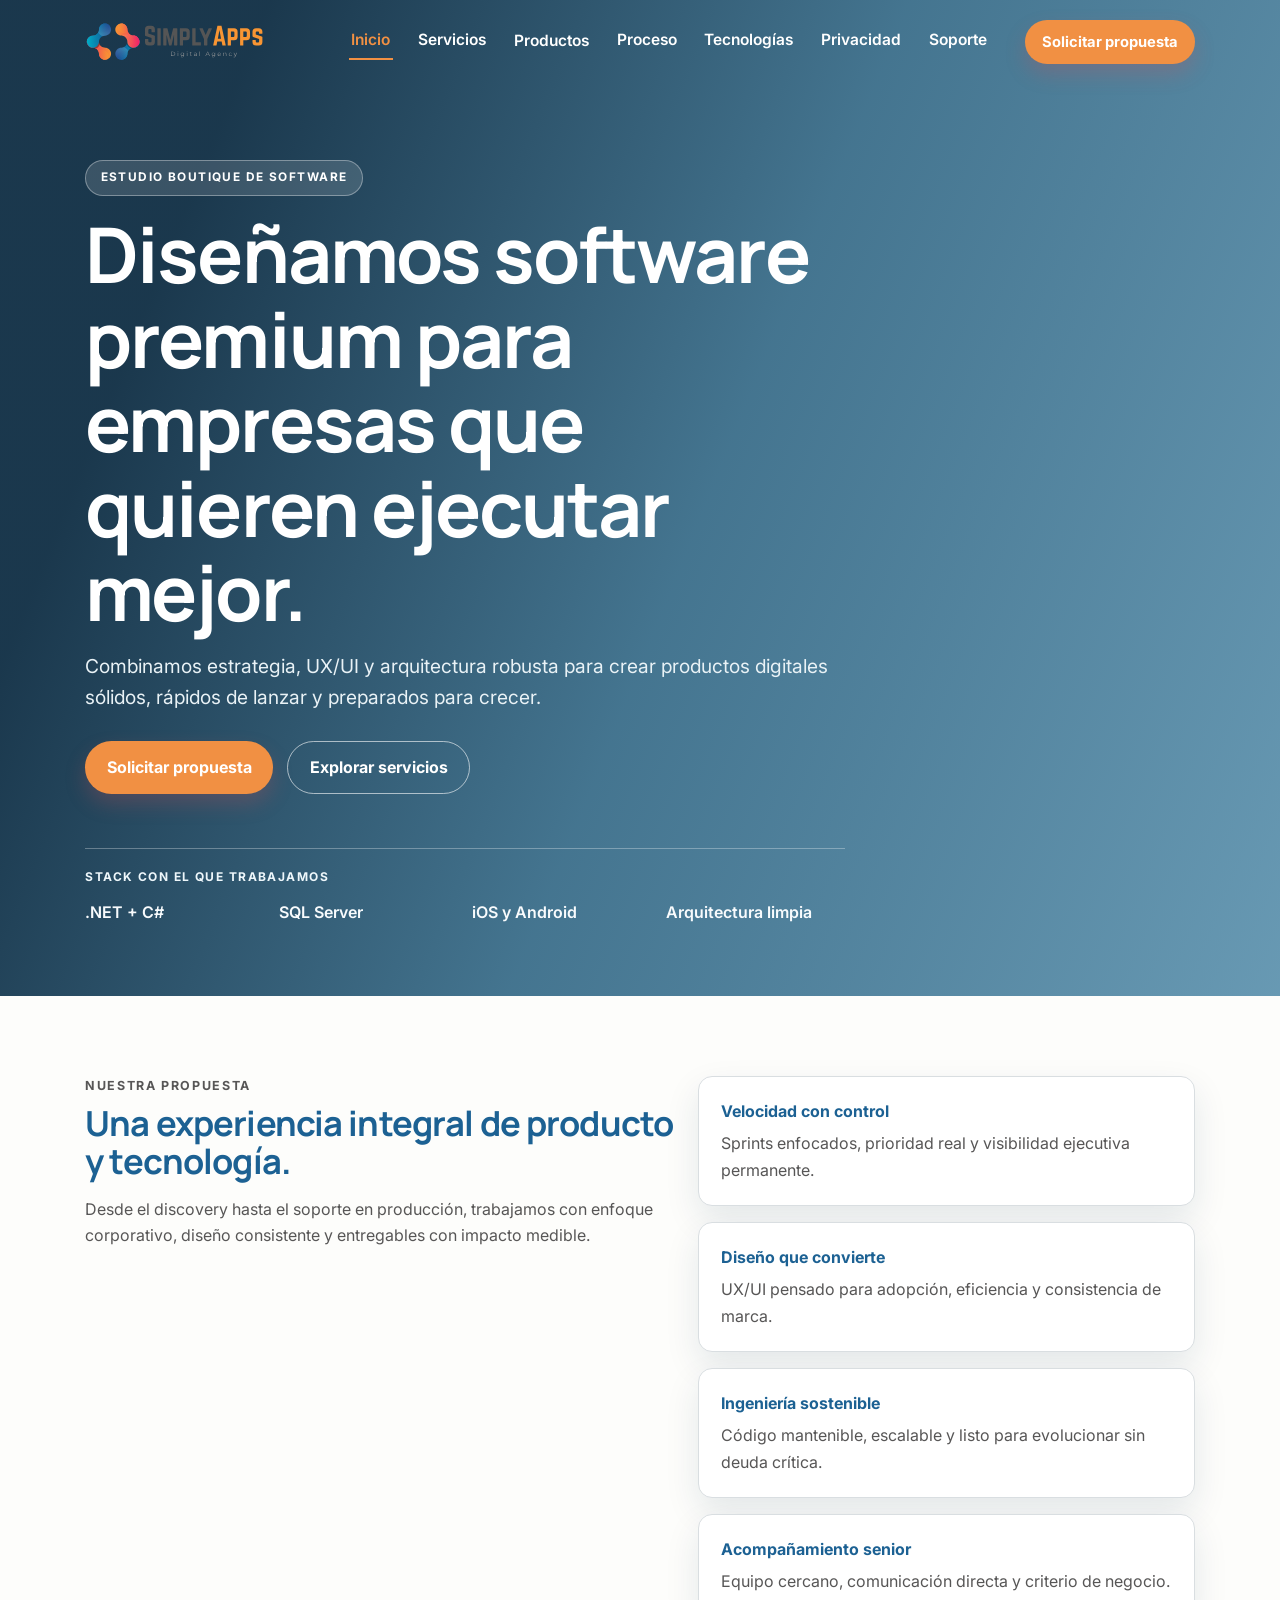
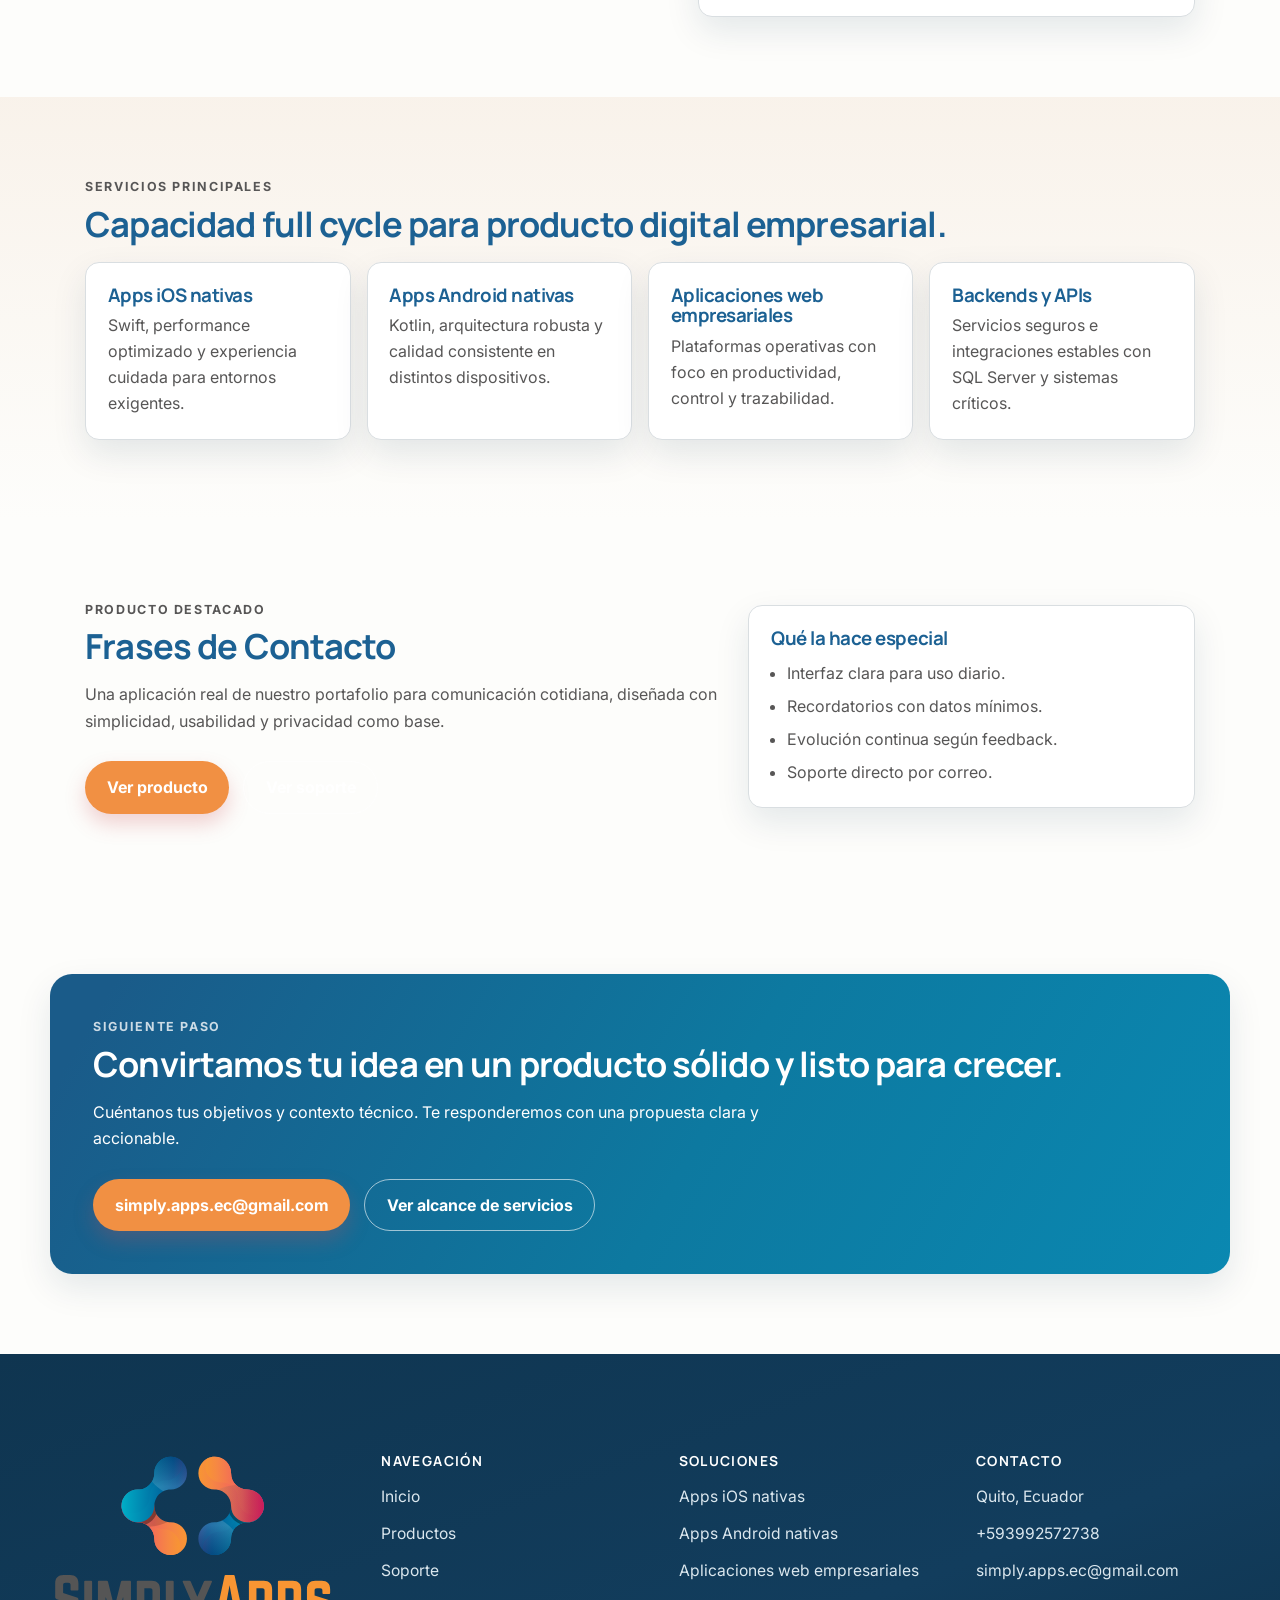
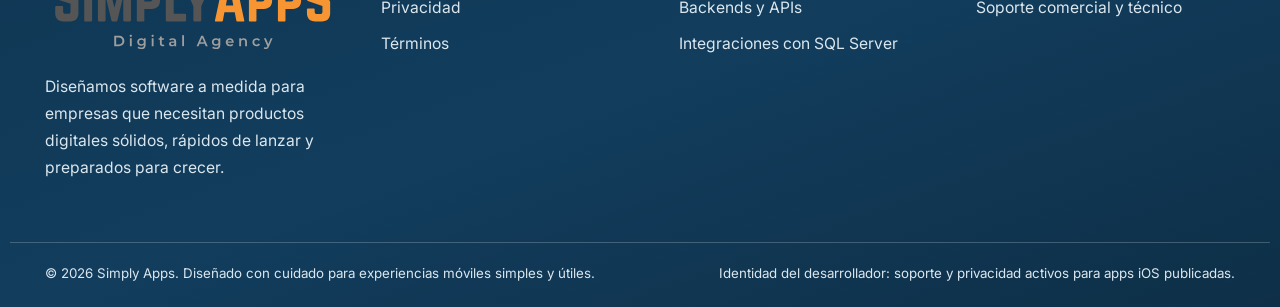
<file: index.html>
<!doctype html>
<html lang="es">
  <head>
    <meta charset="UTF-8" />
    <meta name="viewport" content="width=device-width, initial-scale=1" />
    <title>SimplyApps | Software a medida para empresas</title>
    <meta name="description" content="SimplyApps diseña y desarrolla apps móviles nativas, plataformas web empresariales y soluciones backend sólidas para organizaciones que necesitan crecer con confianza." />
    <meta name="theme-color" content="#1C6193" />
    <link rel="canonical" href="https://simplyapps.github.io/" />
    <meta property="og:title" content="SimplyApps | Software a medida para empresas" />
    <meta property="og:description" content="SimplyApps diseña y desarrolla apps móviles nativas, plataformas web empresariales y soluciones backend sólidas para organizaciones que necesitan crecer con confianza." />
    <meta property="og:type" content="website" />
    <meta property="og:url" content="https://simplyapps.github.io/" />
    <meta property="og:image" content="https://simplyapps.github.io/images/og-cover.svg" />
    <meta name="twitter:card" content="summary_large_image" />
    <meta name="twitter:title" content="SimplyApps | Software a medida para empresas" />
    <meta name="twitter:description" content="SimplyApps diseña y desarrolla apps móviles nativas, plataformas web empresariales y soluciones backend sólidas para organizaciones que necesitan crecer con confianza." />
    <meta name="twitter:image" content="https://simplyapps.github.io/images/og-cover.svg" />
    <link rel="icon" type="image/svg+xml" href="images/icono.svg" />
    <link rel="shortcut icon" href="images/icono.svg" />
    <link rel="apple-touch-icon" href="images/icono.svg" />
    <link rel="preconnect" href="https://fonts.googleapis.com" />
    <link rel="preconnect" href="https://fonts.gstatic.com" crossorigin />
    <link href="https://fonts.googleapis.com/css2?family=Manrope:wght@500;600;700;800&family=Inter:wght@400;500;600;700&display=swap" rel="stylesheet" />
    <link rel="stylesheet" href="css/styles.css" />
  </head>
  <body data-page="inicio">
    <a class="skip-link" href="#contenido">Saltar al contenido principal</a>
    <noscript>
      <nav aria-label="Navegación esencial sin JavaScript">
        <a href="index.html">Inicio</a> |
        <a href="services.html">Servicios</a> |
        <a href="support.html">Soporte</a> |
        <a href="privacy.html">Privacidad</a> |
        <a href="index.html#contacto">Contacto</a>
      </nav>
    </noscript>
    <header class="site-header" id="inicio">
      <nav class="nav" aria-label="Navegación principal">
        <div class="container nav__inner">
          <a class="brand" href="index.html" aria-label="Ir al inicio de SimplyApps">
            <img src="images/logoh.svg" alt="SimplyApps" />
          </a>
          <button class="nav-toggle" type="button" aria-expanded="false" aria-controls="nav-menu">
            <span class="sr-only">Abrir menú</span>
            <span aria-hidden="true"></span>
            <span aria-hidden="true"></span>
            <span aria-hidden="true"></span>
          </button>
          <div class="nav__menu" id="nav-menu">
            <a data-nav="inicio" href="index.html">Inicio</a>
            <a data-nav="servicios" href="services.html">Servicios</a>
            <div class="nav__item nav__item--dropdown">
              <button class="nav__dropdown-toggle" type="button" aria-expanded="false" aria-controls="nav-productos-menu">Productos</button>
              <div class="nav__dropdown" id="nav-productos-menu">
                <a data-nav="producto-frases" href="frases-de-contacto.html">Frases de Contacto</a>
              </div>
            </div>
            <a data-nav="proceso" href="process.html">Proceso</a>
            <a data-nav="tecnologias" href="technologies.html">Tecnologías</a>
            <a data-nav="privacy" href="privacy.html">Privacidad</a>
            <a data-nav="support" href="support.html">Soporte</a>
            <a class="btn btn--sm" href="index.html#contacto">Solicitar propuesta</a>
          </div>
        </div>
      </nav>

      <section class="hero" aria-labelledby="hero-title">
        <div class="hero__media" aria-hidden="true"></div>
        <div class="hero__overlay" aria-hidden="true"></div>
        <div class="hero__content">
          <span class="hero__badge">Estudio boutique de software</span>
          <h1 id="hero-title">Diseñamos software premium para empresas que quieren ejecutar mejor.</h1>
          <p>Combinamos estrategia, UX/UI y arquitectura robusta para crear productos digitales sólidos, rápidos de lanzar y preparados para crecer.</p>
          <div class="hero__cta">
            <a class="btn" href="#contacto">Solicitar propuesta</a>
            <a class="btn btn--ghost" href="services.html">Explorar servicios</a>
          </div>
          <div class="hero__trust" aria-label="Tecnologías y estándares">
            <p>STACK CON EL QUE TRABAJAMOS</p>
            <ul>
              <li>.NET + C#</li>
              <li>SQL Server</li>
              <li>iOS y Android</li>
              <li>Arquitectura limpia</li>
            </ul>
          </div>
        </div>
      </section>
    </header>

    <main id="contenido">
      <section class="section">
        <div class="container grid grid--2">
          <div>
            <p class="eyebrow">Nuestra propuesta</p>
            <h2>Una experiencia integral de producto y tecnología.</h2>
            <p>Desde el discovery hasta el soporte en producción, trabajamos con enfoque corporativo, diseño consistente y entregables con impacto medible.</p>
          </div>
          <ul class="stats" aria-label="Pilares de trabajo">
            <li><strong>Velocidad con control</strong><span>Sprints enfocados, prioridad real y visibilidad ejecutiva permanente.</span></li>
            <li><strong>Diseño que convierte</strong><span>UX/UI pensado para adopción, eficiencia y consistencia de marca.</span></li>
            <li><strong>Ingeniería sostenible</strong><span>Código mantenible, escalable y listo para evolucionar sin deuda crítica.</span></li>
            <li><strong>Acompañamiento senior</strong><span>Equipo cercano, comunicación directa y criterio de negocio.</span></li>
          </ul>
        </div>
      </section>

      <section class="section section--soft" id="servicios">
        <div class="container">
          <p class="eyebrow">Servicios principales</p>
          <h2>Capacidad full cycle para producto digital empresarial.</h2>
          <div class="cards cards--4">
            <article class="card"><h3>Apps iOS nativas</h3><p>Swift, performance optimizado y experiencia cuidada para entornos exigentes.</p></article>
            <article class="card"><h3>Apps Android nativas</h3><p>Kotlin, arquitectura robusta y calidad consistente en distintos dispositivos.</p></article>
            <article class="card"><h3>Aplicaciones web empresariales</h3><p>Plataformas operativas con foco en productividad, control y trazabilidad.</p></article>
            <article class="card"><h3>Backends y APIs</h3><p>Servicios seguros e integraciones estables con SQL Server y sistemas críticos.</p></article>
          </div>
        </div>
      </section>

      <section class="section" id="frases">
        <div class="container app-highlight">
          <div>
            <p class="eyebrow">Producto destacado</p>
            <h2 id="frases-title">Frases de Contacto</h2>
            <p>Una aplicación real de nuestro portafolio para comunicación cotidiana, diseñada con simplicidad, usabilidad y privacidad como base.</p>
            <div class="hero__cta">
              <a class="btn" href="frases-de-contacto.html">Ver producto</a>
              <a class="btn btn--ghost" href="support.html">Ver soporte</a>
            </div>
          </div>
          <aside class="card app-card" aria-label="Resumen de Frases de Contacto">
            <h3>Qué la hace especial</h3>
            <ul>
              <li>Interfaz clara para uso diario.</li>
              <li>Recordatorios con datos mínimos.</li>
              <li>Evolución continua según feedback.</li>
              <li>Soporte directo por correo.</li>
            </ul>
          </aside>
        </div>
      </section>

      <section class="section">
        <div class="container cta-block" id="contacto">
          <p class="eyebrow">Siguiente paso</p>
          <h2>Convirtamos tu idea en un producto sólido y listo para crecer.</h2>
          <p>Cuéntanos tus objetivos y contexto técnico. Te responderemos con una propuesta clara y accionable.</p>
          <div class="hero__cta">
            <a class="btn" href="mailto:simply.apps.ec@gmail.com">simply.apps.ec@gmail.com</a>
            <a class="btn btn--ghost" href="services.html">Ver alcance de servicios</a>
          </div>
        </div>
      </section>
    </main>

    <footer class="site-footer">
      <div class="container footer-grid">
        <div>
          <a class="footer-brand" href="index.html">
            <img src="images/LogoSquare.svg" alt="Logo SimplyApps" />
          </a>
          <p>Diseñamos software a medida para empresas que necesitan productos digitales sólidos, rápidos de lanzar y preparados para crecer.</p>
        </div>
        <div>
          <h3>Navegación</h3>
          <ul>
            <li><a href="index.html">Inicio</a></li>
            <li><a href="frases-de-contacto.html">Productos</a></li>
            <li><a href="support.html">Soporte</a></li>
            <li><a href="privacy.html">Privacidad</a></li>
            <li><a href="terms.html">Términos</a></li>
          </ul>
        </div>
        <div>
          <h3>Soluciones</h3>
          <ul>
            <li>Apps iOS nativas</li>
            <li>Apps Android nativas</li>
            <li>Aplicaciones web empresariales</li>
            <li>Backends y APIs</li>
            <li>Integraciones con SQL Server</li>
          </ul>
        </div>
        <div>
          <h3>Contacto</h3>
          <ul>
            <li>Quito, Ecuador</li>
            <li><a href="tel:+593992572738">+593992572738</a></li>
            <li><a href="mailto:simply.apps.ec@gmail.com">simply.apps.ec@gmail.com</a></li>
            <li>Soporte comercial y técnico</li>
          </ul>
        </div>
      </div>
      <div class="container footer-copy">
        <small>© 2026 Simply Apps. Diseñado con cuidado para experiencias móviles simples y útiles.</small>
        <small>Identidad del desarrollador: soporte y privacidad activos para apps iOS publicadas.</small>
      </div>
    </footer>

    <script src="js/main.js" defer></script>
  </body>
</html>
</file>
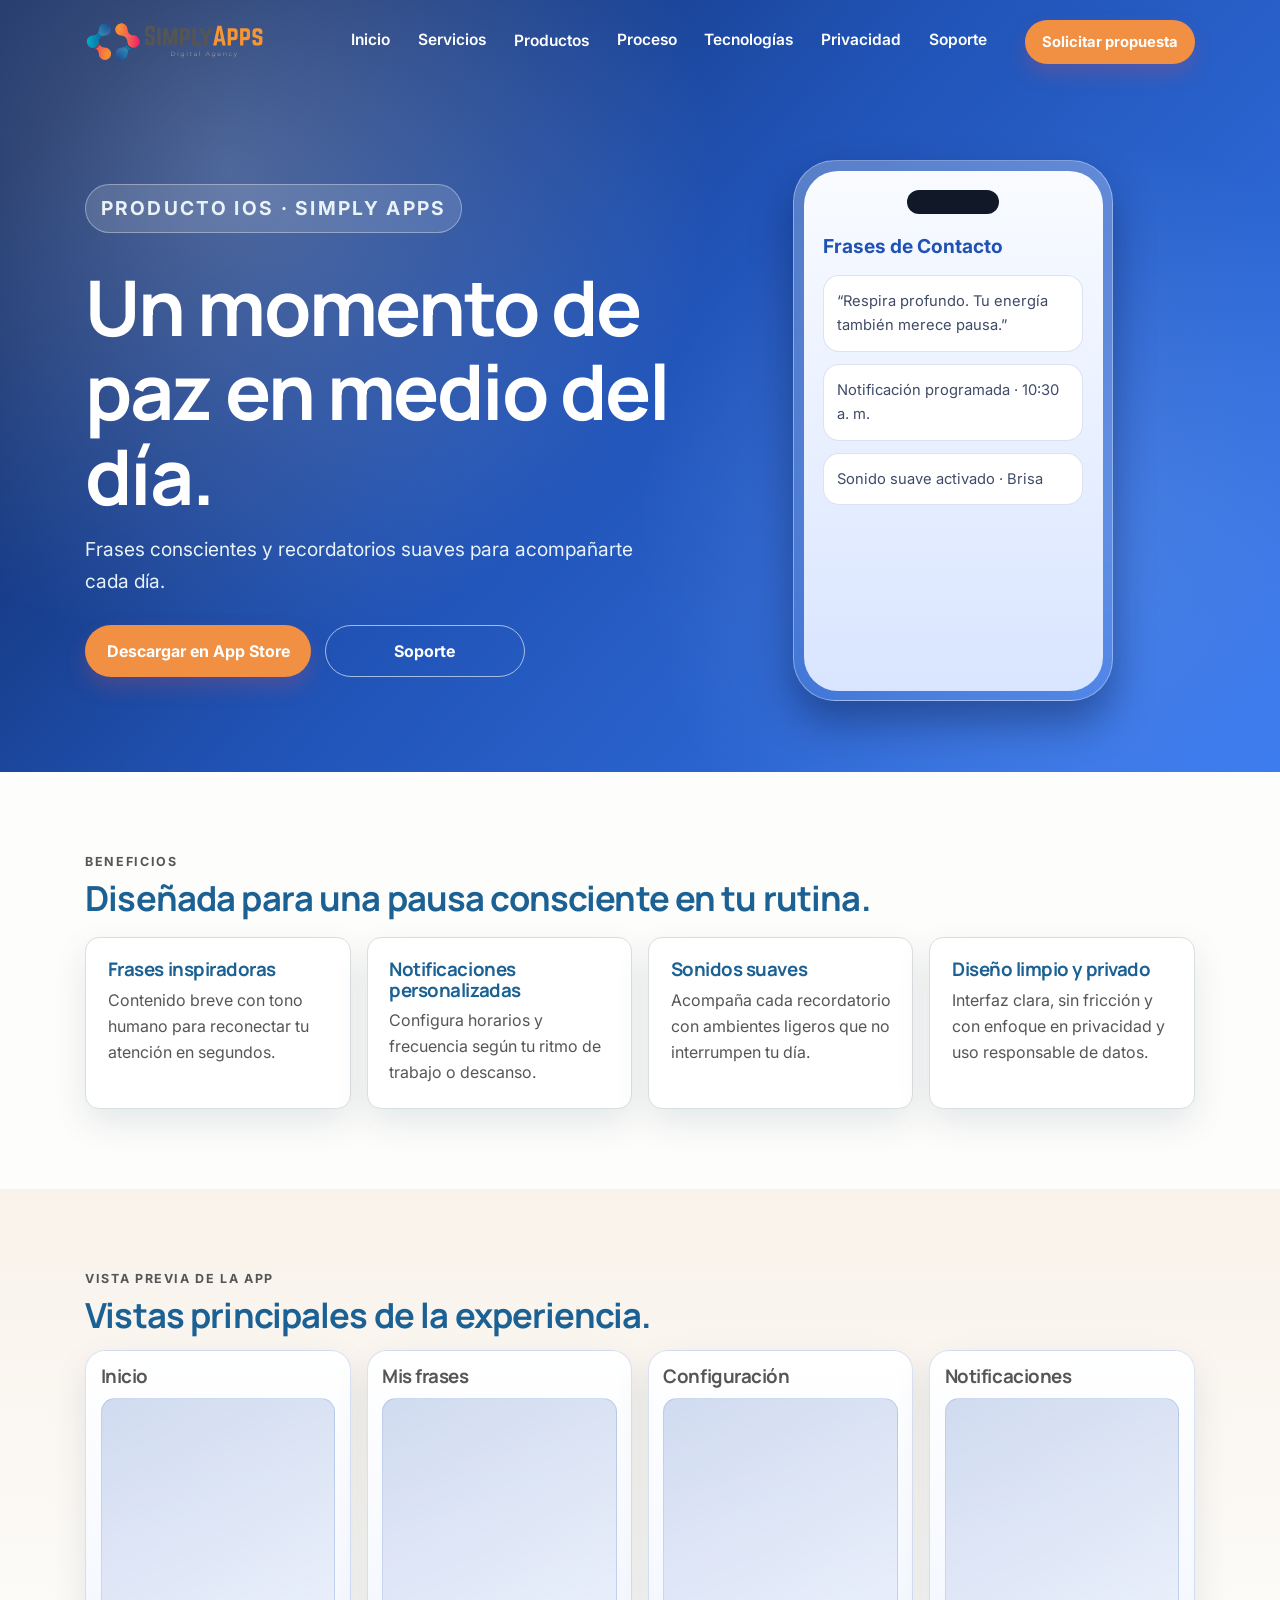
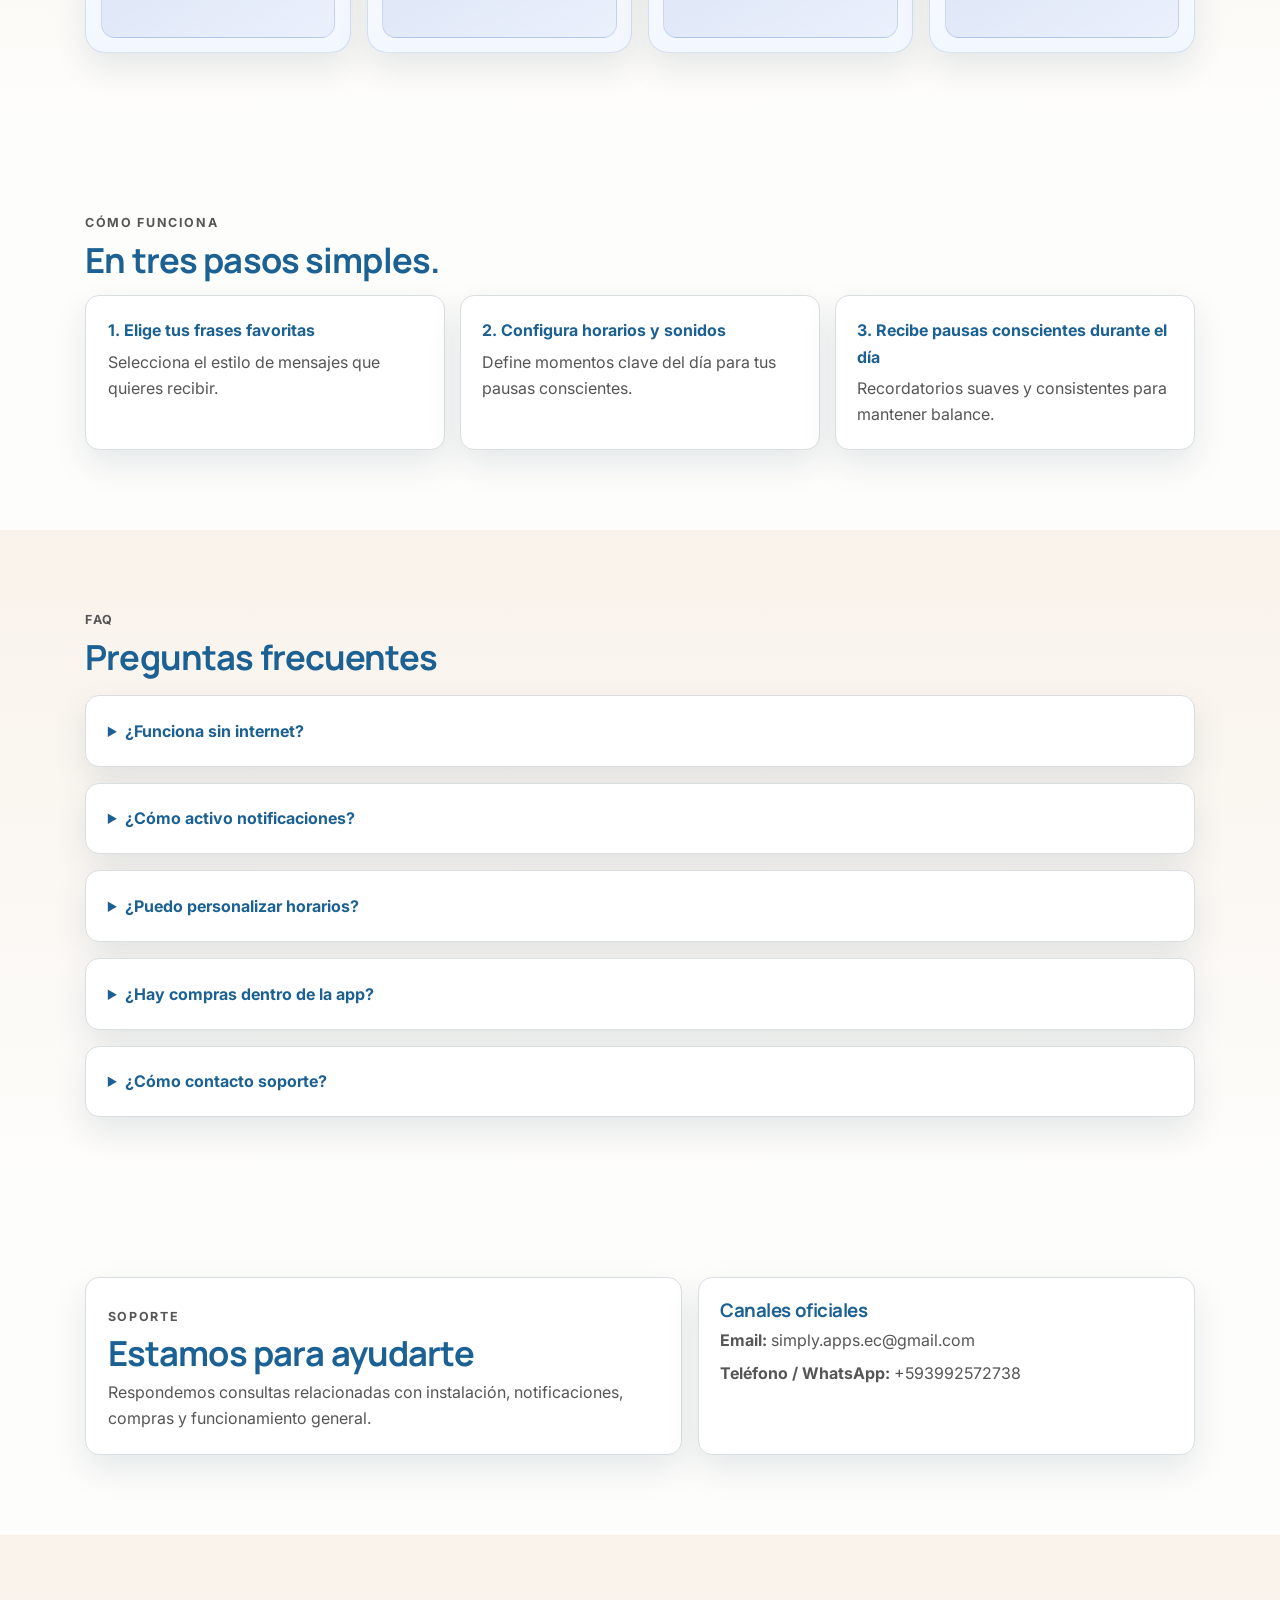
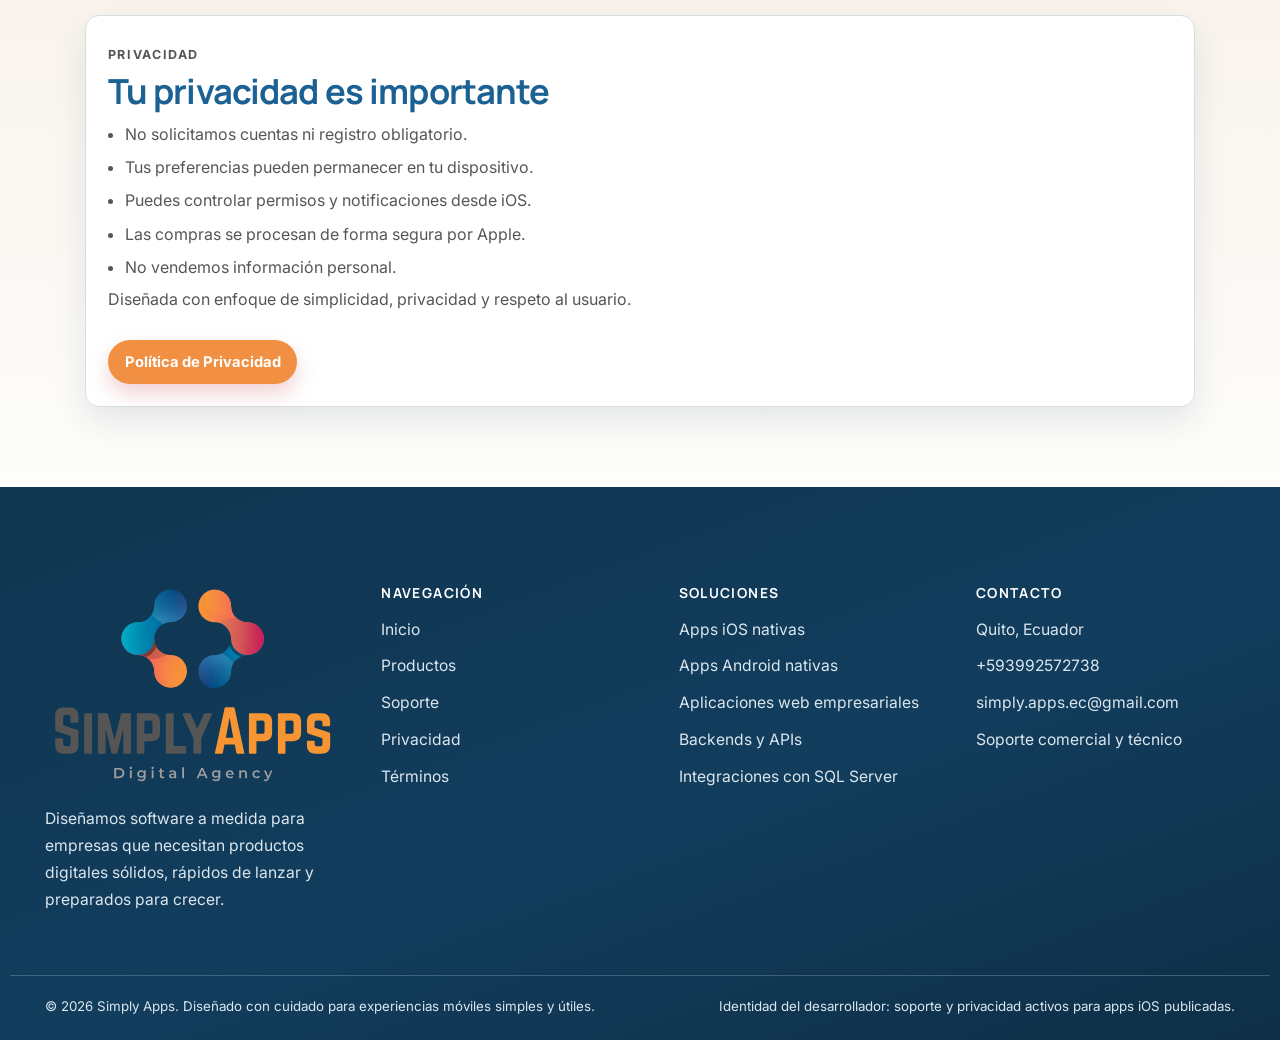
<file: frases-de-contacto.html>
<!doctype html>
<html lang="es">
  <head>
    <meta charset="UTF-8" />
    <meta name="viewport" content="width=device-width, initial-scale=1" />
    <title>Frases de Contacto | Productos | SimplyApps</title>
    <meta name="description" content="Frases de Contacto: app iOS de frases conscientes y recordatorios suaves desarrollada por Simply Apps, con soporte activo y privacidad transparente." />
    <meta name="theme-color" content="#1C6193" />
    <link rel="canonical" href="https://simplyapps.github.io/frases-de-contacto.html" />
    <meta property="og:title" content="Frases de Contacto | Productos | SimplyApps" />
    <meta property="og:description" content="Frases de Contacto: app iOS de frases conscientes y recordatorios suaves desarrollada por Simply Apps, con soporte activo y privacidad transparente." />
    <meta property="og:type" content="website" />
    <meta property="og:url" content="https://simplyapps.github.io/frases-de-contacto.html" />
    <meta property="og:image" content="https://simplyapps.github.io/images/og-cover.svg" />
    <meta name="twitter:card" content="summary_large_image" />
    <meta name="twitter:title" content="Frases de Contacto | Productos | SimplyApps" />
    <meta name="twitter:description" content="Frases de Contacto: app iOS de frases conscientes y recordatorios suaves desarrollada por Simply Apps, con soporte activo y privacidad transparente." />
    <meta name="twitter:image" content="https://simplyapps.github.io/images/og-cover.svg" />
    <link rel="icon" type="image/svg+xml" href="images/icono.svg" />
    <link rel="shortcut icon" href="images/icono.svg" />
    <link rel="apple-touch-icon" href="images/icono.svg" />
    <link rel="preconnect" href="https://fonts.googleapis.com" />
    <link rel="preconnect" href="https://fonts.gstatic.com" crossorigin />
    <link href="https://fonts.googleapis.com/css2?family=Manrope:wght@500;600;700;800&family=Inter:wght@400;500;600;700&display=swap" rel="stylesheet" />
    <link rel="stylesheet" href="css/styles.css" />
  </head>
  <body data-page="producto-frases">
    <a class="skip-link" href="#contenido">Saltar al contenido principal</a>
    <noscript>
      <nav aria-label="Navegación esencial sin JavaScript">
        <a href="index.html">Inicio</a> |
        <a href="services.html">Servicios</a> |
        <a href="support.html">Soporte</a> |
        <a href="privacy.html">Privacidad</a> |
        <a href="index.html#contacto">Contacto</a>
      </nav>
    </noscript>
    <header class="site-header">
      <nav class="nav" aria-label="Navegación principal">
        <div class="container nav__inner">
          <a class="brand" href="index.html" aria-label="Ir al inicio de SimplyApps">
            <img src="images/logoh.svg" alt="SimplyApps" />
          </a>
          <button class="nav-toggle" type="button" aria-expanded="false" aria-controls="nav-menu">
            <span class="sr-only">Abrir menú</span>
            <span aria-hidden="true"></span>
            <span aria-hidden="true"></span>
            <span aria-hidden="true"></span>
          </button>
          <div class="nav__menu" id="nav-menu">
            <a data-nav="inicio" href="index.html">Inicio</a>
            <a data-nav="servicios" href="services.html">Servicios</a>
            <div class="nav__item nav__item--dropdown">
              <button class="nav__dropdown-toggle" type="button" aria-expanded="false" aria-controls="nav-productos-menu">Productos</button>
              <div class="nav__dropdown" id="nav-productos-menu">
                <a data-nav="producto-frases" href="frases-de-contacto.html">Frases de Contacto</a>
              </div>
            </div>
            <a data-nav="proceso" href="process.html">Proceso</a>
            <a data-nav="tecnologias" href="technologies.html">Tecnologías</a>
            <a data-nav="privacy" href="privacy.html">Privacidad</a>
            <a data-nav="support" href="support.html">Soporte</a>
            <a class="btn btn--sm" href="index.html#contacto">Solicitar propuesta</a>
          </div>
        </div>
      </nav>

      <section class="page-hero product-hero" aria-labelledby="frases-title">
        <div class="page-hero__content product-hero__layout">
          <div>
            <p class="hero__badge">Producto iOS · Simply Apps</p>
            <h1 id="frases-title">Un momento de paz en medio del día.</h1>
            <p>Frases conscientes y recordatorios suaves para acompañarte cada día.</p>
            <div class="hero__cta">
              <a class="btn" href="#" aria-label="Descargar Frases de Contacto en App Store">Descargar en App Store</a>
              <a class="btn btn--ghost" href="#soporte">Soporte</a>
            </div>
          </div>
          <aside class="iphone-mockup" aria-label="Vista previa de Frases de Contacto en iPhone">
            <div class="iphone-mockup__screen">
              <div class="iphone-mockup__pill" aria-hidden="true"></div>
              <p>Frases de Contacto</p>
              <div class="iphone-mockup__card">“Respira profundo. Tu energía también merece pausa.”</div>
              <div class="iphone-mockup__card">Notificación programada · 10:30 a. m.</div>
              <div class="iphone-mockup__card">Sonido suave activado · Brisa</div>
            </div>
          </aside>
        </div>
      </section>
    </header>

    <main id="contenido">
      <section class="section">
        <div class="container">
          <p class="eyebrow">Beneficios</p>
          <h2>Diseñada para una pausa consciente en tu rutina.</h2>
          <div class="cards cards--4">
            <article class="card"><h3>Frases inspiradoras</h3><p>Contenido breve con tono humano para reconectar tu atención en segundos.</p></article>
            <article class="card"><h3>Notificaciones personalizadas</h3><p>Configura horarios y frecuencia según tu ritmo de trabajo o descanso.</p></article>
            <article class="card"><h3>Sonidos suaves</h3><p>Acompaña cada recordatorio con ambientes ligeros que no interrumpen tu día.</p></article>
            <article class="card"><h3>Diseño limpio y privado</h3><p>Interfaz clara, sin fricción y con enfoque en privacidad y uso responsable de datos.</p></article>
          </div>
        </div>
      </section>

      <section class="section section--soft">
        <div class="container">
          <p class="eyebrow">Vista previa de la app</p>
          <h2>Vistas principales de la experiencia.</h2>
          <div class="preview-grid">
            <article class="preview-card"><h3>Inicio</h3><div class="preview-card__shot" aria-hidden="true"></div></article>
            <article class="preview-card"><h3>Mis frases</h3><div class="preview-card__shot" aria-hidden="true"></div></article>
            <article class="preview-card"><h3>Configuración</h3><div class="preview-card__shot" aria-hidden="true"></div></article>
            <article class="preview-card"><h3>Notificaciones</h3><div class="preview-card__shot" aria-hidden="true"></div></article>
          </div>
        </div>
      </section>

      <section class="section">
        <div class="container">
          <p class="eyebrow">Cómo funciona</p>
          <h2>En tres pasos simples.</h2>
          <ol class="process">
            <li><strong>1. Elige tus frases favoritas</strong><span>Selecciona el estilo de mensajes que quieres recibir.</span></li>
            <li><strong>2. Configura horarios y sonidos</strong><span>Define momentos clave del día para tus pausas conscientes.</span></li>
            <li><strong>3. Recibe pausas conscientes durante el día</strong><span>Recordatorios suaves y consistentes para mantener balance.</span></li>
          </ol>
        </div>
      </section>

      <section class="section section--soft">
        <div class="container">
          <p class="eyebrow">FAQ</p>
          <h2>Preguntas frecuentes</h2>
          <div class="faq">
            <details class="faq-item"><summary>¿Funciona sin internet?</summary><p>Sí. La experiencia principal puede funcionar sin conexión una vez instalada la app y descargados sus recursos base.</p></details>
            <details class="faq-item"><summary>¿Cómo activo notificaciones?</summary><p>Al abrir la app por primera vez se solicitarán permisos. También puedes activarlas desde Ajustes de iOS.</p></details>
            <details class="faq-item"><summary>¿Puedo personalizar horarios?</summary><p>Sí. Puedes ajustar horas, frecuencia y tipo de recordatorio según tu preferencia.</p></details>
            <details class="faq-item"><summary>¿Hay compras dentro de la app?</summary><p>Las compras, cuando apliquen, están gestionadas de forma segura por Apple dentro del App Store.</p></details>
            <details class="faq-item"><summary>¿Cómo contacto soporte?</summary><p>Escríbenos a simply.apps.ec@gmail.com o contáctanos por WhatsApp al +593992572738.</p></details>
          </div>
        </div>
      </section>

      <section class="section" id="soporte">
        <div class="container support-grid">
          <article class="card">
            <p class="eyebrow">Soporte</p>
            <h2>Estamos para ayudarte</h2>
            <p>Respondemos consultas relacionadas con instalación, notificaciones, compras y funcionamiento general.</p>
          </article>
          <article class="card">
            <h3>Canales oficiales</h3>
            <p><strong>Email:</strong> <a href="mailto:simply.apps.ec@gmail.com">simply.apps.ec@gmail.com</a></p>
            <p><strong>Teléfono / WhatsApp:</strong> <a href="tel:+593992572738">+593992572738</a></p>
          </article>
        </div>
      </section>

      <section class="section section--soft">
        <div class="container">
          <article class="card">
            <p class="eyebrow">Privacidad</p>
            <h2>Tu privacidad es importante</h2>
            <ul class="privacy-list">
              <li>No solicitamos cuentas ni registro obligatorio.</li>
              <li>Tus preferencias pueden permanecer en tu dispositivo.</li>
              <li>Puedes controlar permisos y notificaciones desde iOS.</li>
              <li>Las compras se procesan de forma segura por Apple.</li>
              <li>No vendemos información personal.</li>
            </ul>
            <p>Diseñada con enfoque de simplicidad, privacidad y respeto al usuario.</p>
            <div class="hero__cta">
              <a class="btn btn--sm" href="privacy-frases-de-contacto.html">Política de Privacidad</a>
            </div>
          </article>
        </div>
      </section>
    </main>

    <footer class="site-footer">
      <div class="container footer-grid">
        <div>
          <a class="footer-brand" href="index.html">
            <img src="images/LogoSquare.svg" alt="Logo SimplyApps" />
          </a>
          <p>Diseñamos software a medida para empresas que necesitan productos digitales sólidos, rápidos de lanzar y preparados para crecer.</p>
        </div>
        <div>
          <h3>Navegación</h3>
          <ul>
            <li><a href="index.html">Inicio</a></li>
            <li><a href="frases-de-contacto.html">Productos</a></li>
            <li><a href="support.html">Soporte</a></li>
            <li><a href="privacy.html">Privacidad</a></li>
            <li><a href="terms.html">Términos</a></li>
          </ul>
        </div>
        <div>
          <h3>Soluciones</h3>
          <ul>
            <li>Apps iOS nativas</li>
            <li>Apps Android nativas</li>
            <li>Aplicaciones web empresariales</li>
            <li>Backends y APIs</li>
            <li>Integraciones con SQL Server</li>
          </ul>
        </div>
        <div>
          <h3>Contacto</h3>
          <ul>
            <li>Quito, Ecuador</li>
            <li><a href="tel:+593992572738">+593992572738</a></li>
            <li><a href="mailto:simply.apps.ec@gmail.com">simply.apps.ec@gmail.com</a></li>
            <li>Soporte comercial y técnico</li>
          </ul>
        </div>
      </div>
      <div class="container footer-copy">
        <small>© 2026 Simply Apps. Diseñado con cuidado para experiencias móviles simples y útiles.</small>
        <small>Identidad del desarrollador: soporte y privacidad activos para apps iOS publicadas.</small>
      </div>
    </footer>

    <script src="js/main.js" defer></script>
  </body>
</html>
</file>
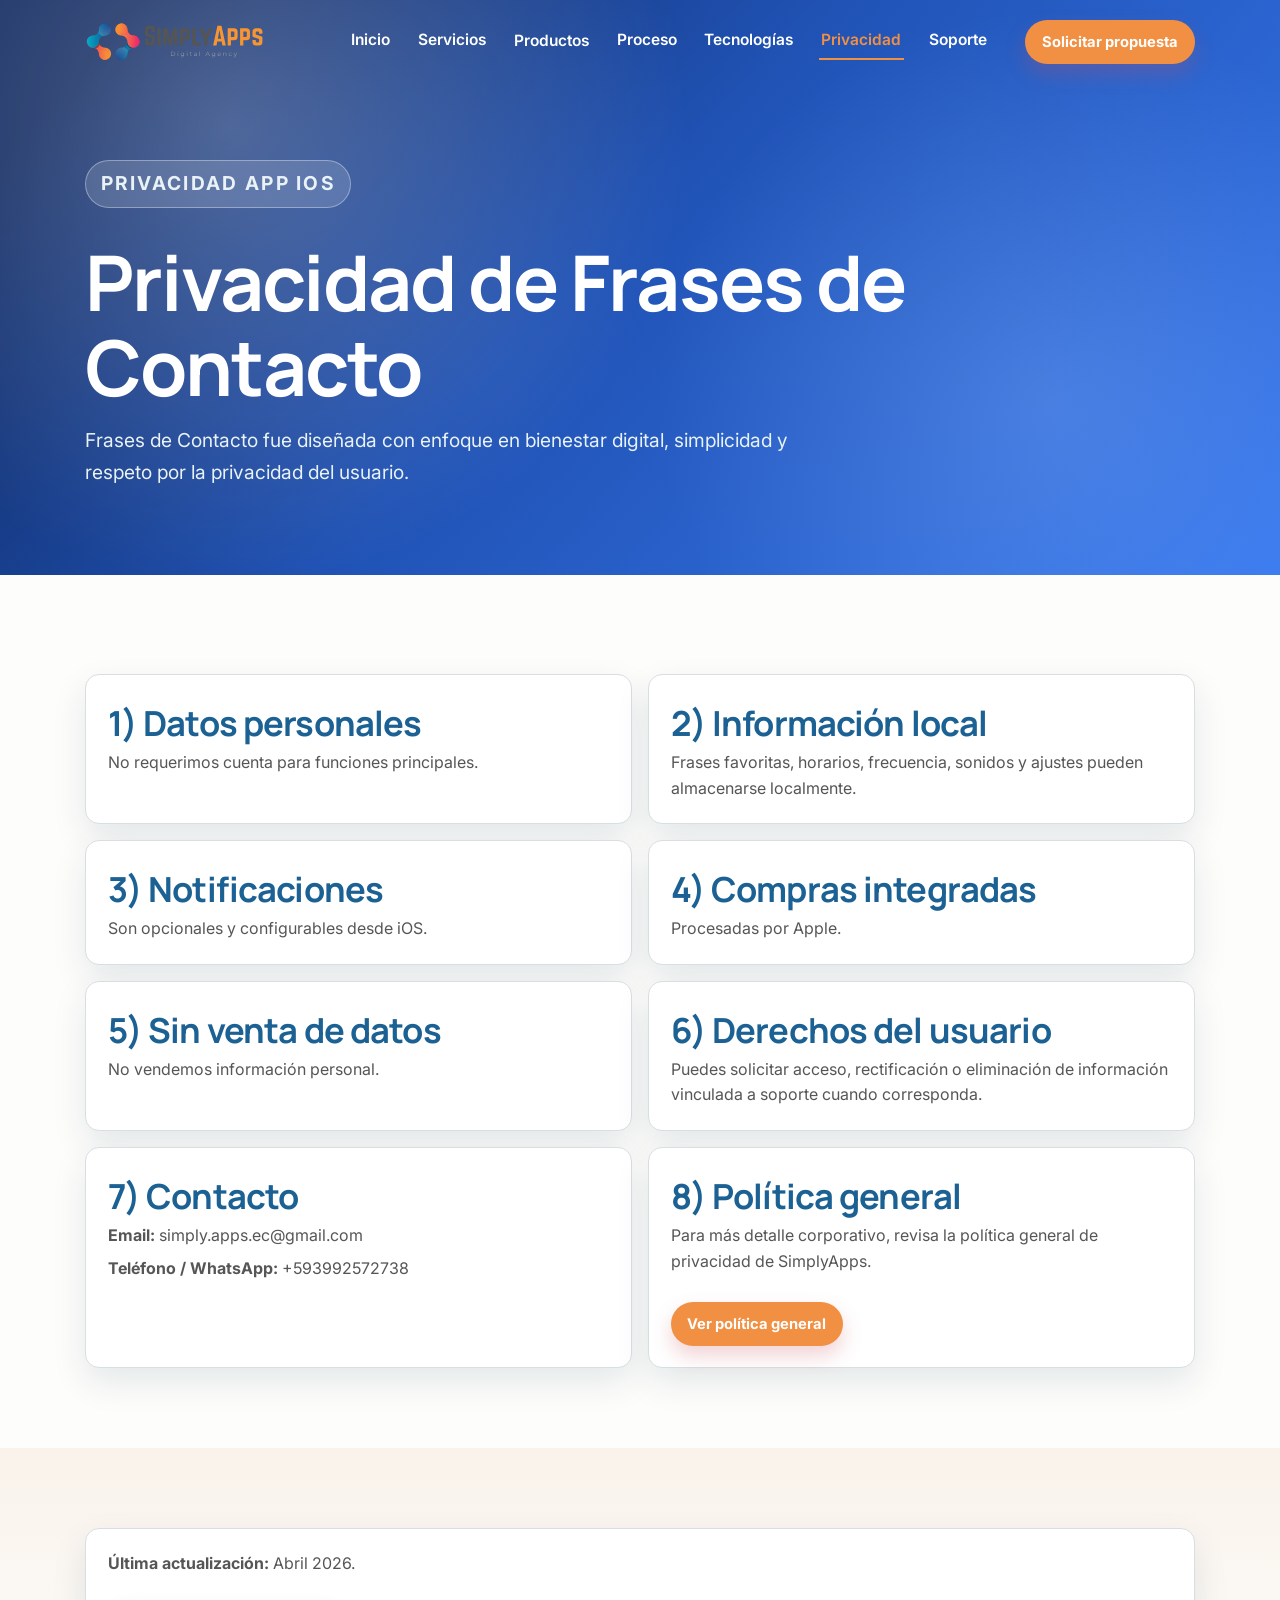
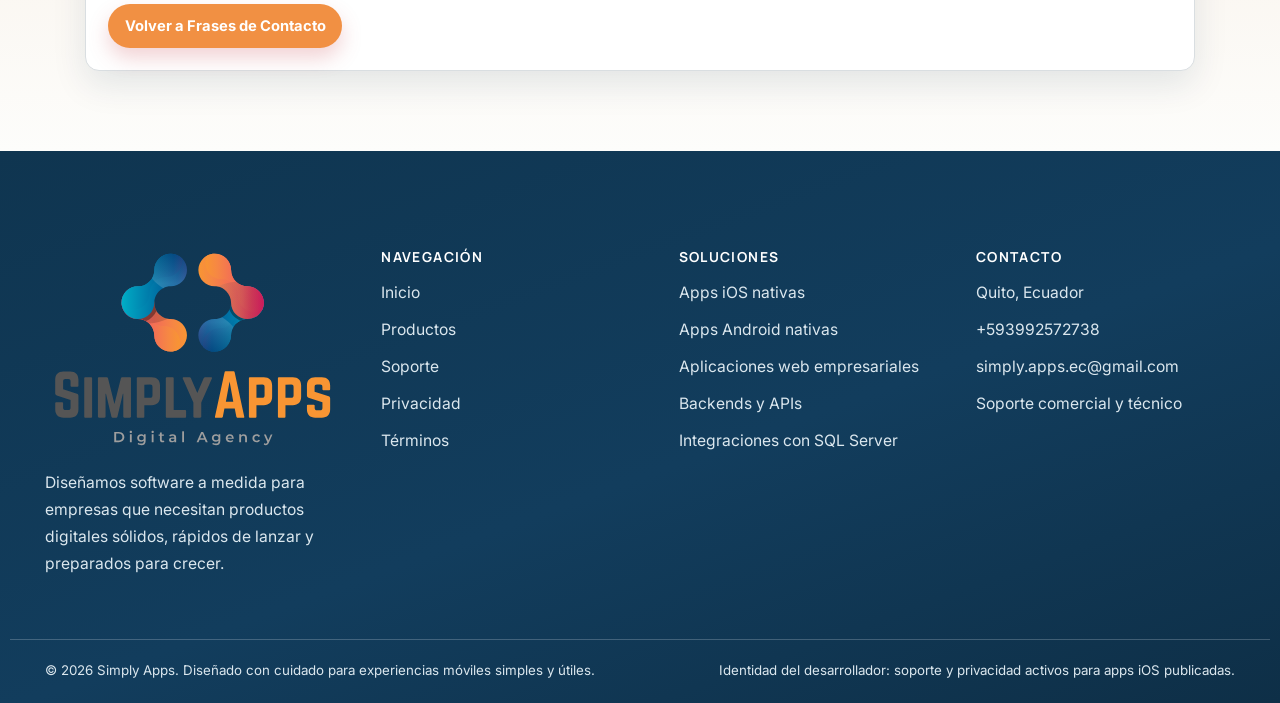
<file: privacy-frases-de-contacto.html>
<!doctype html>
<html lang="es">
  <head>
    <meta charset="UTF-8" />
    <meta name="viewport" content="width=device-width, initial-scale=1" />
    <title>Privacidad | Frases de Contacto | SimplyApps</title>
    <meta name="description" content="Política de privacidad específica de Frases de Contacto, app iOS de SimplyApps con enfoque en simplicidad, transparencia y minimización de datos." />
    <meta name="theme-color" content="#1C6193" />
    <link rel="canonical" href="https://simplyapps.github.io/privacy-frases-de-contacto.html" />
    <meta property="og:title" content="Privacidad | Frases de Contacto | SimplyApps" />
    <meta property="og:description" content="Política de privacidad específica de Frases de Contacto, app iOS de SimplyApps con enfoque en simplicidad, transparencia y minimización de datos." />
    <meta property="og:type" content="website" />
    <meta property="og:url" content="https://simplyapps.github.io/privacy-frases-de-contacto.html" />
    <meta property="og:image" content="https://simplyapps.github.io/images/og-cover.svg" />
    <meta name="twitter:card" content="summary_large_image" />
    <meta name="twitter:title" content="Privacidad | Frases de Contacto | SimplyApps" />
    <meta name="twitter:description" content="Política de privacidad específica de Frases de Contacto, app iOS de SimplyApps con enfoque en simplicidad, transparencia y minimización de datos." />
    <meta name="twitter:image" content="https://simplyapps.github.io/images/og-cover.svg" />
    <link rel="icon" type="image/svg+xml" href="images/icono.svg" />
    <link rel="shortcut icon" href="images/icono.svg" />
    <link rel="apple-touch-icon" href="images/icono.svg" />
    <link rel="preconnect" href="https://fonts.googleapis.com" />
    <link rel="preconnect" href="https://fonts.gstatic.com" crossorigin />
    <link href="https://fonts.googleapis.com/css2?family=Manrope:wght@500;600;700;800&family=Inter:wght@400;500;600;700&display=swap" rel="stylesheet" />
    <link rel="stylesheet" href="css/styles.css" />
  </head>
  <body data-page="privacy">
    <a class="skip-link" href="#contenido">Saltar al contenido principal</a>
    <noscript>
      <nav aria-label="Navegación esencial sin JavaScript">
        <a href="index.html">Inicio</a> |
        <a href="services.html">Servicios</a> |
        <a href="support.html">Soporte</a> |
        <a href="privacy.html">Privacidad</a> |
        <a href="index.html#contacto">Contacto</a>
      </nav>
    </noscript>
    <header class="site-header">
      <nav class="nav" aria-label="Navegación principal">
        <div class="container nav__inner">
          <a class="brand" href="index.html" aria-label="Ir al inicio de SimplyApps">
            <img src="images/logoh.svg" alt="SimplyApps" />
          </a>
          <button class="nav-toggle" type="button" aria-expanded="false" aria-controls="nav-menu">
            <span class="sr-only">Abrir menú</span>
            <span aria-hidden="true"></span>
            <span aria-hidden="true"></span>
            <span aria-hidden="true"></span>
          </button>
          <div class="nav__menu" id="nav-menu">
            <a data-nav="inicio" href="index.html">Inicio</a>
            <a data-nav="servicios" href="services.html">Servicios</a>
            <div class="nav__item nav__item--dropdown">
              <button class="nav__dropdown-toggle" type="button" aria-expanded="false" aria-controls="nav-productos-menu">Productos</button>
              <div class="nav__dropdown" id="nav-productos-menu">
                <a data-nav="producto-frases" href="frases-de-contacto.html">Frases de Contacto</a>
              </div>
            </div>
            <a data-nav="proceso" href="process.html">Proceso</a>
            <a data-nav="tecnologias" href="technologies.html">Tecnologías</a>
            <a data-nav="privacy" href="privacy.html">Privacidad</a>
            <a data-nav="support" href="support.html">Soporte</a>
            <a class="btn btn--sm" href="index.html#contacto">Solicitar propuesta</a>
          </div>
        </div>
      </nav>
      <section class="page-hero product-hero">
        <div class="page-hero__content">
          <p class="hero__badge">Privacidad App iOS</p>
          <h1>Privacidad de Frases de Contacto</h1>
          <p>Frases de Contacto fue diseñada con enfoque en bienestar digital, simplicidad y respeto por la privacidad del usuario.</p>
        </div>
      </section>
    </header>

    <main id="contenido">
      <section class="section">
        <div class="container cards cards--2">
          <article class="card">
            <h2>1) Datos personales</h2>
            <p>No requerimos cuenta para funciones principales.</p>
          </article>
          <article class="card">
            <h2>2) Información local</h2>
            <p>Frases favoritas, horarios, frecuencia, sonidos y ajustes pueden almacenarse localmente.</p>
          </article>
          <article class="card">
            <h2>3) Notificaciones</h2>
            <p>Son opcionales y configurables desde iOS.</p>
          </article>
          <article class="card">
            <h2>4) Compras integradas</h2>
            <p>Procesadas por Apple.</p>
          </article>
          <article class="card">
            <h2>5) Sin venta de datos</h2>
            <p>No vendemos información personal.</p>
          </article>
          <article class="card">
            <h2>6) Derechos del usuario</h2>
            <p>Puedes solicitar acceso, rectificación o eliminación de información vinculada a soporte cuando corresponda.</p>
          </article>
          <article class="card">
            <h2>7) Contacto</h2>
            <p><strong>Email:</strong> <a href="mailto:simply.apps.ec@gmail.com">simply.apps.ec@gmail.com</a></p>
            <p><strong>Teléfono / WhatsApp:</strong> <a href="tel:+593992572738">+593992572738</a></p>
          </article>
          <article class="card">
            <h2>8) Política general</h2>
            <p>Para más detalle corporativo, revisa la política general de privacidad de SimplyApps.</p>
            <div class="hero__cta">
              <a class="btn btn--sm" href="privacy.html">Ver política general</a>
            </div>
          </article>
        </div>
      </section>

      <section class="section section--soft">
        <div class="container">
          <article class="card legal-footer">
            <p><strong>Última actualización:</strong> Abril 2026.</p>
            <div class="hero__cta">
              <a class="btn btn--sm" href="frases-de-contacto.html">Volver a Frases de Contacto</a>
            </div>
          </article>
        </div>
      </section>
    </main>

    <footer class="site-footer">
      <div class="container footer-grid">
        <div>
          <a class="footer-brand" href="index.html">
            <img src="images/LogoSquare.svg" alt="Logo SimplyApps" />
          </a>
          <p>Diseñamos software a medida para empresas que necesitan productos digitales sólidos, rápidos de lanzar y preparados para crecer.</p>
        </div>
        <div>
          <h3>Navegación</h3>
          <ul>
            <li><a href="index.html">Inicio</a></li>
            <li><a href="frases-de-contacto.html">Productos</a></li>
            <li><a href="support.html">Soporte</a></li>
            <li><a href="privacy.html">Privacidad</a></li>
            <li><a href="terms.html">Términos</a></li>
          </ul>
        </div>
        <div>
          <h3>Soluciones</h3>
          <ul>
            <li>Apps iOS nativas</li>
            <li>Apps Android nativas</li>
            <li>Aplicaciones web empresariales</li>
            <li>Backends y APIs</li>
            <li>Integraciones con SQL Server</li>
          </ul>
        </div>
        <div>
          <h3>Contacto</h3>
          <ul>
            <li>Quito, Ecuador</li>
            <li><a href="tel:+593992572738">+593992572738</a></li>
            <li><a href="mailto:simply.apps.ec@gmail.com">simply.apps.ec@gmail.com</a></li>
            <li>Soporte comercial y técnico</li>
          </ul>
        </div>
      </div>
      <div class="container footer-copy">
        <small>© 2026 Simply Apps. Diseñado con cuidado para experiencias móviles simples y útiles.</small>
        <small>Identidad del desarrollador: soporte y privacidad activos para apps iOS publicadas.</small>
      </div>
    </footer>
    <script src="js/main.js" defer></script>
  </body>
</html>
</file>
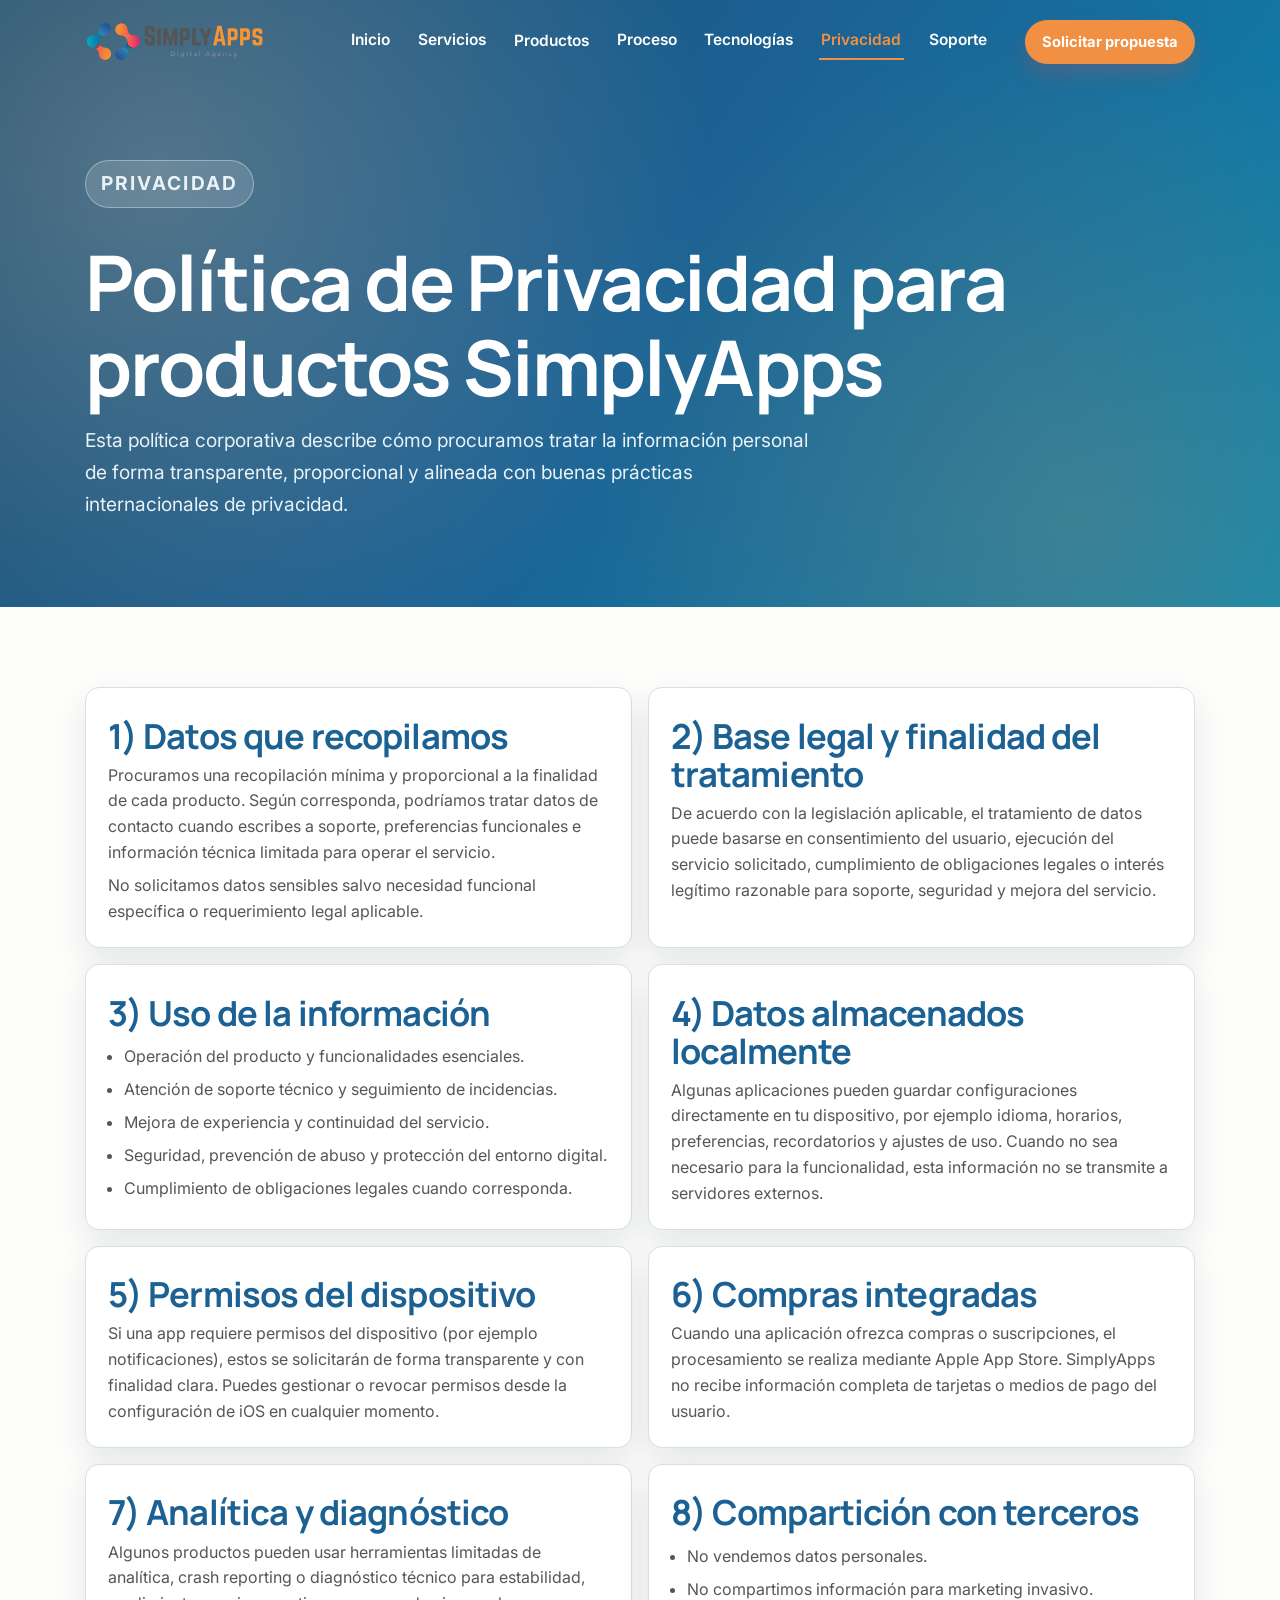
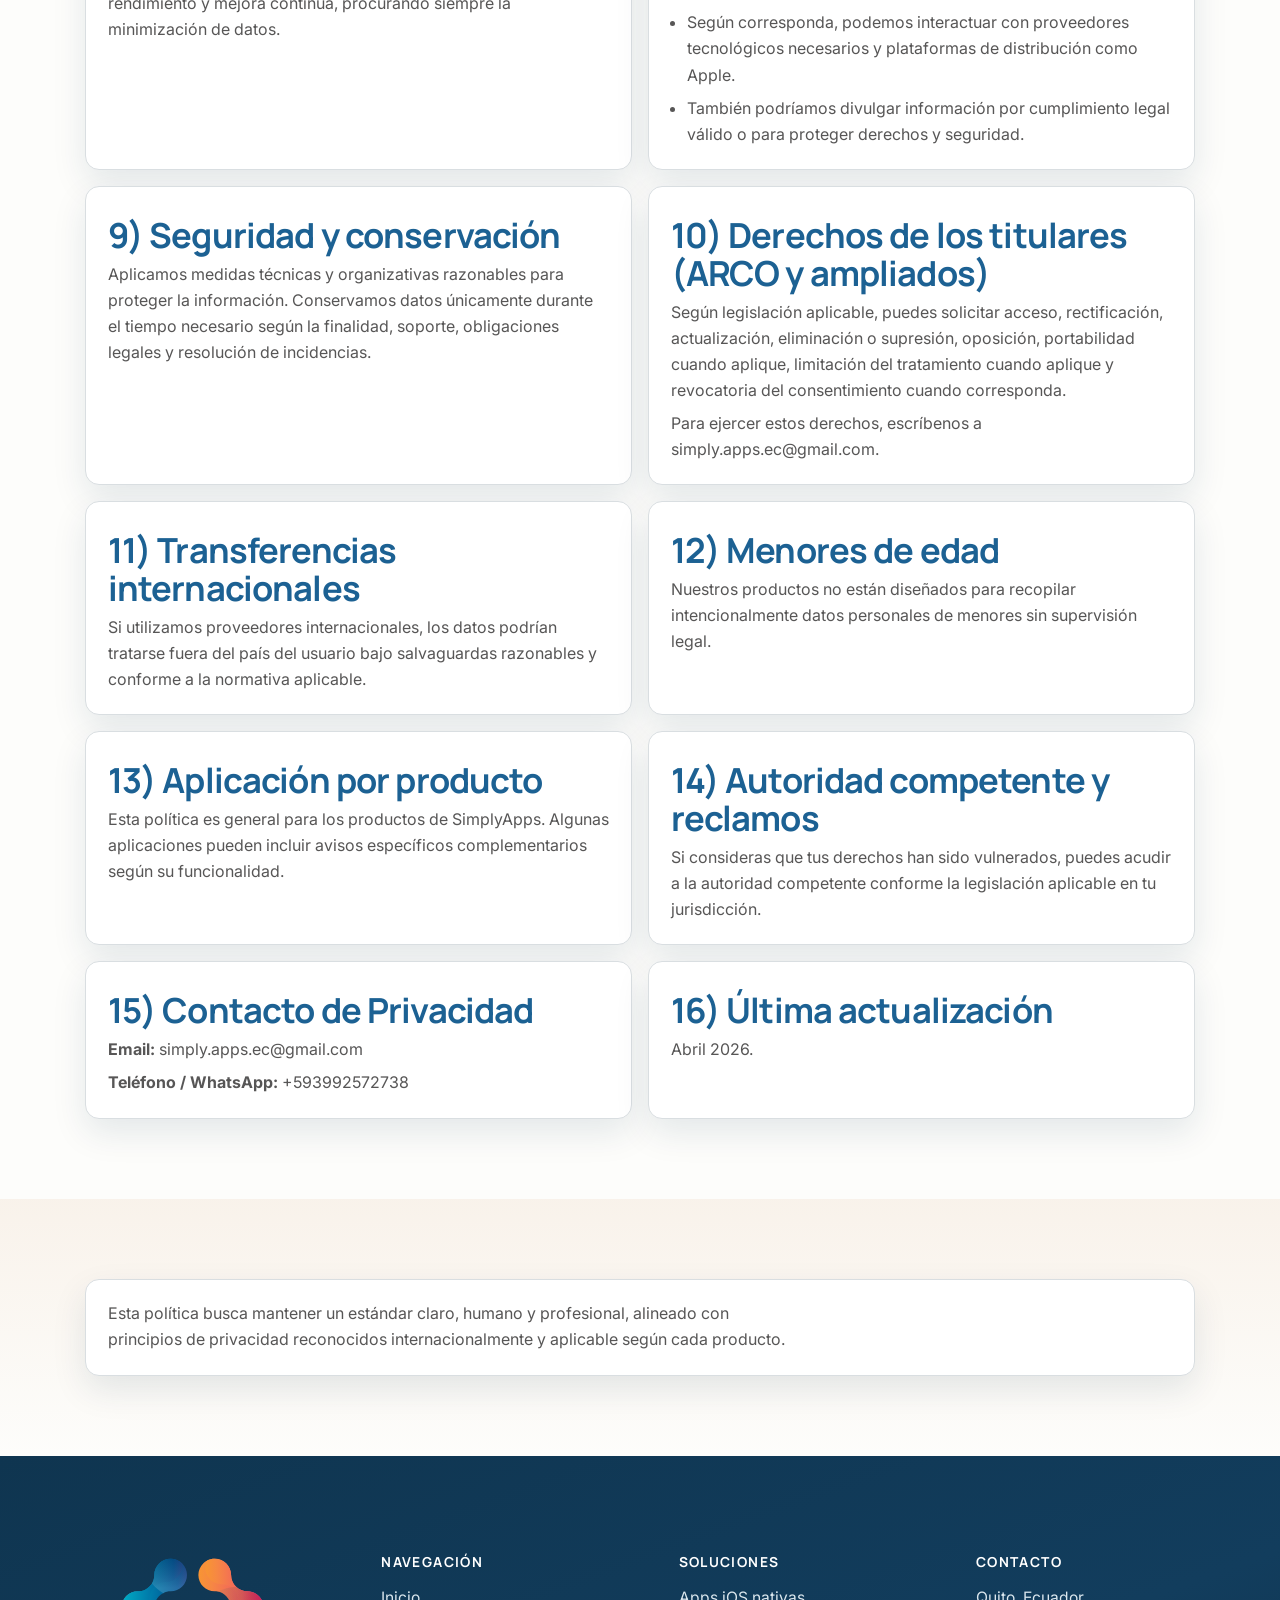
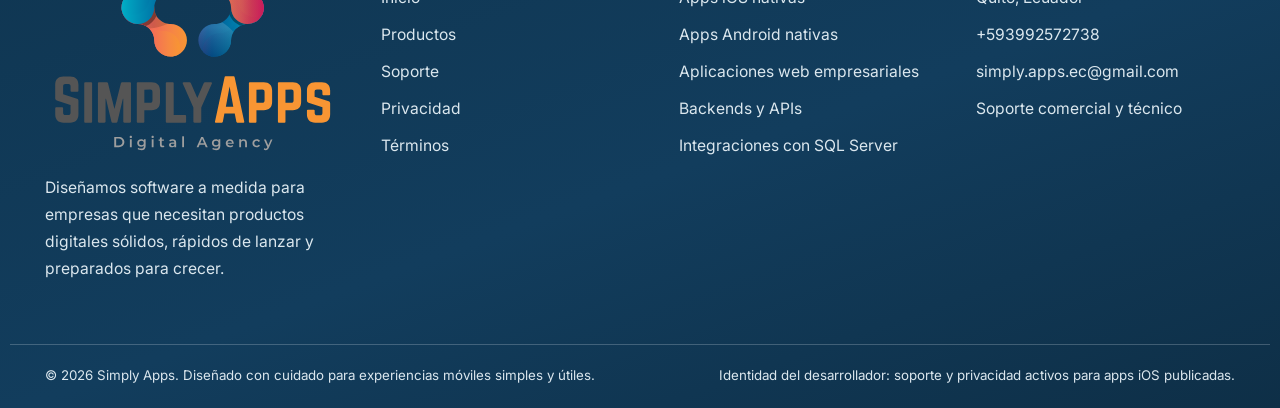
<file: privacy.html>
<!doctype html>
<html lang="es">
  <head>
    <meta charset="UTF-8" />
    <meta name="viewport" content="width=device-width, initial-scale=1" />
    <title>Política de Privacidad | SimplyApps</title>
    <meta name="description" content="Política de privacidad corporativa de SimplyApps para productos digitales y apps iOS, alineada con principios de minimización de datos, transparencia y buenas prácticas globales." />
    <meta name="theme-color" content="#1C6193" />
    <link rel="canonical" href="https://simplyapps.github.io/privacy.html" />
    <meta property="og:title" content="Política de Privacidad | SimplyApps" />
    <meta property="og:description" content="Política de privacidad corporativa de SimplyApps para productos digitales y apps iOS, alineada con principios de minimización de datos, transparencia y buenas prácticas globales." />
    <meta property="og:type" content="website" />
    <meta property="og:url" content="https://simplyapps.github.io/privacy.html" />
    <meta property="og:image" content="https://simplyapps.github.io/images/og-cover.svg" />
    <meta name="twitter:card" content="summary_large_image" />
    <meta name="twitter:title" content="Política de Privacidad | SimplyApps" />
    <meta name="twitter:description" content="Política de privacidad corporativa de SimplyApps para productos digitales y apps iOS, alineada con principios de minimización de datos, transparencia y buenas prácticas globales." />
    <meta name="twitter:image" content="https://simplyapps.github.io/images/og-cover.svg" />
    <link rel="icon" type="image/svg+xml" href="images/icono.svg" />
    <link rel="shortcut icon" href="images/icono.svg" />
    <link rel="apple-touch-icon" href="images/icono.svg" />
    <link rel="preconnect" href="https://fonts.googleapis.com" />
    <link rel="preconnect" href="https://fonts.gstatic.com" crossorigin />
    <link href="https://fonts.googleapis.com/css2?family=Manrope:wght@500;600;700;800&family=Inter:wght@400;500;600;700&display=swap" rel="stylesheet" />
    <link rel="stylesheet" href="css/styles.css" />
  </head>
  <body data-page="privacy">
    <a class="skip-link" href="#contenido">Saltar al contenido principal</a>
    <noscript>
      <nav aria-label="Navegación esencial sin JavaScript">
        <a href="index.html">Inicio</a> |
        <a href="services.html">Servicios</a> |
        <a href="support.html">Soporte</a> |
        <a href="privacy.html">Privacidad</a> |
        <a href="index.html#contacto">Contacto</a>
      </nav>
    </noscript>
    <header class="site-header">
      <nav class="nav" aria-label="Navegación principal">
        <div class="container nav__inner">
          <a class="brand" href="index.html" aria-label="Ir al inicio de SimplyApps">
            <img src="images/logoh.svg" alt="SimplyApps" />
          </a>
          <button class="nav-toggle" type="button" aria-expanded="false" aria-controls="nav-menu">
            <span class="sr-only">Abrir menú</span>
            <span aria-hidden="true"></span>
            <span aria-hidden="true"></span>
            <span aria-hidden="true"></span>
          </button>
          <div class="nav__menu" id="nav-menu">
            <a data-nav="inicio" href="index.html">Inicio</a>
            <a data-nav="servicios" href="services.html">Servicios</a>
            <div class="nav__item nav__item--dropdown">
              <button class="nav__dropdown-toggle" type="button" aria-expanded="false" aria-controls="nav-productos-menu">Productos</button>
              <div class="nav__dropdown" id="nav-productos-menu">
                <a data-nav="producto-frases" href="frases-de-contacto.html">Frases de Contacto</a>
              </div>
            </div>
            <a data-nav="proceso" href="process.html">Proceso</a>
            <a data-nav="tecnologias" href="technologies.html">Tecnologías</a>
            <a data-nav="privacy" href="privacy.html">Privacidad</a>
            <a data-nav="support" href="support.html">Soporte</a>
            <a class="btn btn--sm" href="index.html#contacto">Solicitar propuesta</a>
          </div>
        </div>
      </nav>
      <section class="page-hero">
        <div class="page-hero__content">
          <p class="hero__badge">Privacidad</p>
          <h1>Política de Privacidad para productos SimplyApps</h1>
          <p>Esta política corporativa describe cómo procuramos tratar la información personal de forma transparente, proporcional y alineada con buenas prácticas internacionales de privacidad.</p>
        </div>
      </section>
    </header>

    <main id="contenido">
      <section class="section">
        <div class="container legal-grid">
          <article class="card legal-card">
            <h2>1) Datos que recopilamos</h2>
            <p>Procuramos una recopilación mínima y proporcional a la finalidad de cada producto. Según corresponda, podríamos tratar datos de contacto cuando escribes a soporte, preferencias funcionales e información técnica limitada para operar el servicio.</p>
            <p>No solicitamos datos sensibles salvo necesidad funcional específica o requerimiento legal aplicable.</p>
          </article>

          <article class="card legal-card">
            <h2>2) Base legal y finalidad del tratamiento</h2>
            <p>De acuerdo con la legislación aplicable, el tratamiento de datos puede basarse en consentimiento del usuario, ejecución del servicio solicitado, cumplimiento de obligaciones legales o interés legítimo razonable para soporte, seguridad y mejora del servicio.</p>
          </article>

          <article class="card legal-card">
            <h2>3) Uso de la información</h2>
            <ul>
              <li>Operación del producto y funcionalidades esenciales.</li>
              <li>Atención de soporte técnico y seguimiento de incidencias.</li>
              <li>Mejora de experiencia y continuidad del servicio.</li>
              <li>Seguridad, prevención de abuso y protección del entorno digital.</li>
              <li>Cumplimiento de obligaciones legales cuando corresponda.</li>
            </ul>
          </article>

          <article class="card legal-card">
            <h2>4) Datos almacenados localmente</h2>
            <p>Algunas aplicaciones pueden guardar configuraciones directamente en tu dispositivo, por ejemplo idioma, horarios, preferencias, recordatorios y ajustes de uso. Cuando no sea necesario para la funcionalidad, esta información no se transmite a servidores externos.</p>
          </article>

          <article class="card legal-card">
            <h2>5) Permisos del dispositivo</h2>
            <p>Si una app requiere permisos del dispositivo (por ejemplo notificaciones), estos se solicitarán de forma transparente y con finalidad clara. Puedes gestionar o revocar permisos desde la configuración de iOS en cualquier momento.</p>
          </article>

          <article class="card legal-card">
            <h2>6) Compras integradas</h2>
            <p>Cuando una aplicación ofrezca compras o suscripciones, el procesamiento se realiza mediante Apple App Store. SimplyApps no recibe información completa de tarjetas o medios de pago del usuario.</p>
          </article>

          <article class="card legal-card">
            <h2>7) Analítica y diagnóstico</h2>
            <p>Algunos productos pueden usar herramientas limitadas de analítica, crash reporting o diagnóstico técnico para estabilidad, rendimiento y mejora continua, procurando siempre la minimización de datos.</p>
          </article>

          <article class="card legal-card">
            <h2>8) Compartición con terceros</h2>
            <ul>
              <li>No vendemos datos personales.</li>
              <li>No compartimos información para marketing invasivo.</li>
              <li>Según corresponda, podemos interactuar con proveedores tecnológicos necesarios y plataformas de distribución como Apple.</li>
              <li>También podríamos divulgar información por cumplimiento legal válido o para proteger derechos y seguridad.</li>
            </ul>
          </article>

          <article class="card legal-card">
            <h2>9) Seguridad y conservación</h2>
            <p>Aplicamos medidas técnicas y organizativas razonables para proteger la información. Conservamos datos únicamente durante el tiempo necesario según la finalidad, soporte, obligaciones legales y resolución de incidencias.</p>
          </article>

          <article class="card legal-card">
            <h2>10) Derechos de los titulares (ARCO y ampliados)</h2>
            <p>Según legislación aplicable, puedes solicitar acceso, rectificación, actualización, eliminación o supresión, oposición, portabilidad cuando aplique, limitación del tratamiento cuando aplique y revocatoria del consentimiento cuando corresponda.</p>
            <p>Para ejercer estos derechos, escríbenos a <a href="mailto:simply.apps.ec@gmail.com">simply.apps.ec@gmail.com</a>.</p>
          </article>

          <article class="card legal-card">
            <h2>11) Transferencias internacionales</h2>
            <p>Si utilizamos proveedores internacionales, los datos podrían tratarse fuera del país del usuario bajo salvaguardas razonables y conforme a la normativa aplicable.</p>
          </article>

          <article class="card legal-card">
            <h2>12) Menores de edad</h2>
            <p>Nuestros productos no están diseñados para recopilar intencionalmente datos personales de menores sin supervisión legal.</p>
          </article>

          <article class="card legal-card">
            <h2>13) Aplicación por producto</h2>
            <p>Esta política es general para los productos de SimplyApps. Algunas aplicaciones pueden incluir avisos específicos complementarios según su funcionalidad.</p>
          </article>

          <article class="card legal-card">
            <h2>14) Autoridad competente y reclamos</h2>
            <p>Si consideras que tus derechos han sido vulnerados, puedes acudir a la autoridad competente conforme la legislación aplicable en tu jurisdicción.</p>
          </article>

          <article class="card legal-card">
            <h2>15) Contacto de Privacidad</h2>
            <p><strong>Email:</strong> <a href="mailto:simply.apps.ec@gmail.com">simply.apps.ec@gmail.com</a></p>
            <p><strong>Teléfono / WhatsApp:</strong> <a href="tel:+593992572738">+593992572738</a></p>
          </article>

          <article class="card legal-card">
            <h2>16) Última actualización</h2>
            <p>Abril 2026.</p>
          </article>
        </div>
      </section>

      <section class="section section--soft">
        <div class="container">
          <div class="card legal-footer">
            <p>Esta política busca mantener un estándar claro, humano y profesional, alineado con principios de privacidad reconocidos internacionalmente y aplicable según cada producto.</p>
          </div>
        </div>
      </section>
    </main>

    <footer class="site-footer">
      <div class="container footer-grid">
        <div>
          <a class="footer-brand" href="index.html">
            <img src="images/LogoSquare.svg" alt="Logo SimplyApps" />
          </a>
          <p>Diseñamos software a medida para empresas que necesitan productos digitales sólidos, rápidos de lanzar y preparados para crecer.</p>
        </div>
        <div>
          <h3>Navegación</h3>
          <ul>
            <li><a href="index.html">Inicio</a></li>
            <li><a href="frases-de-contacto.html">Productos</a></li>
            <li><a href="support.html">Soporte</a></li>
            <li><a href="privacy.html">Privacidad</a></li>
            <li><a href="terms.html">Términos</a></li>
          </ul>
        </div>
        <div>
          <h3>Soluciones</h3>
          <ul>
            <li>Apps iOS nativas</li>
            <li>Apps Android nativas</li>
            <li>Aplicaciones web empresariales</li>
            <li>Backends y APIs</li>
            <li>Integraciones con SQL Server</li>
          </ul>
        </div>
        <div>
          <h3>Contacto</h3>
          <ul>
            <li>Quito, Ecuador</li>
            <li><a href="tel:+593992572738">+593992572738</a></li>
            <li><a href="mailto:simply.apps.ec@gmail.com">simply.apps.ec@gmail.com</a></li>
            <li>Soporte comercial y técnico</li>
          </ul>
        </div>
      </div>
      <div class="container footer-copy">
        <small>© 2026 Simply Apps. Diseñado con cuidado para experiencias móviles simples y útiles.</small>
        <small>Identidad del desarrollador: soporte y privacidad activos para apps iOS publicadas.</small>
      </div>
    </footer>
    <script src="js/main.js" defer></script>
  </body>
</html>
</file>
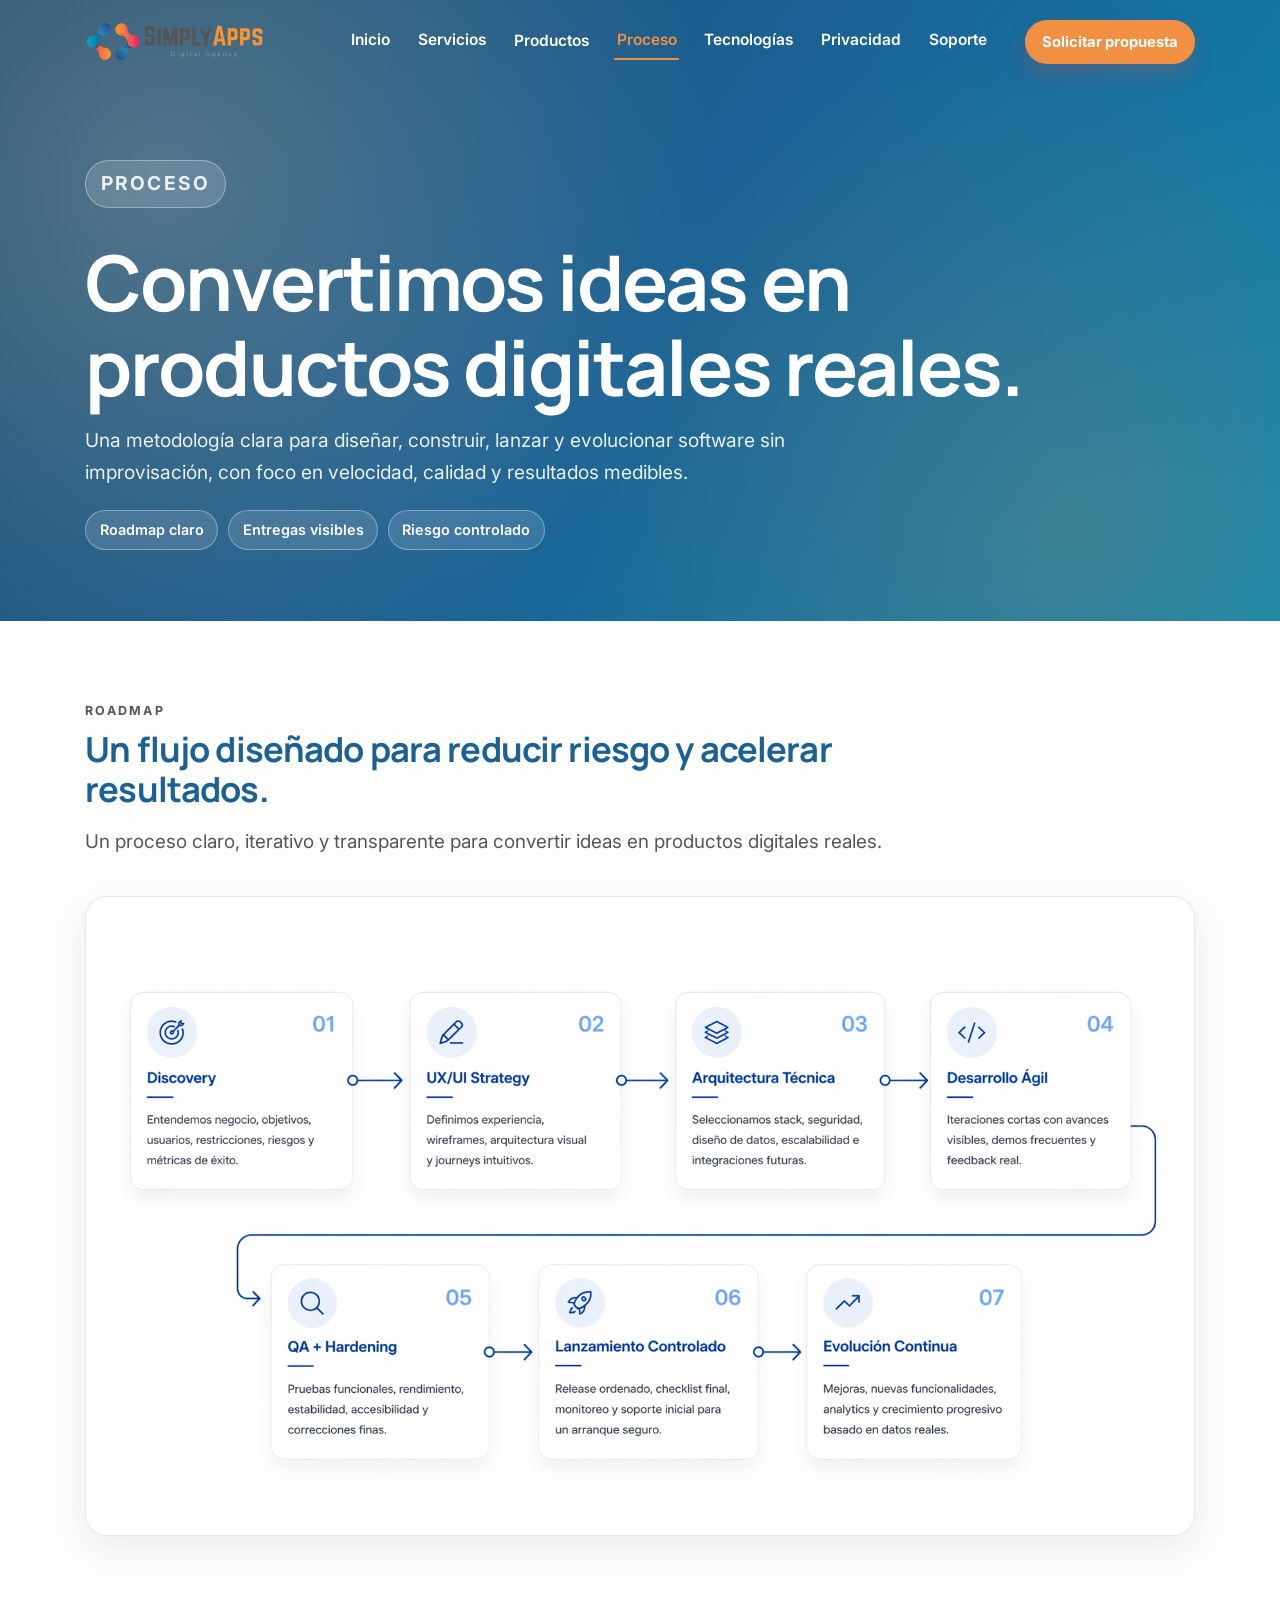
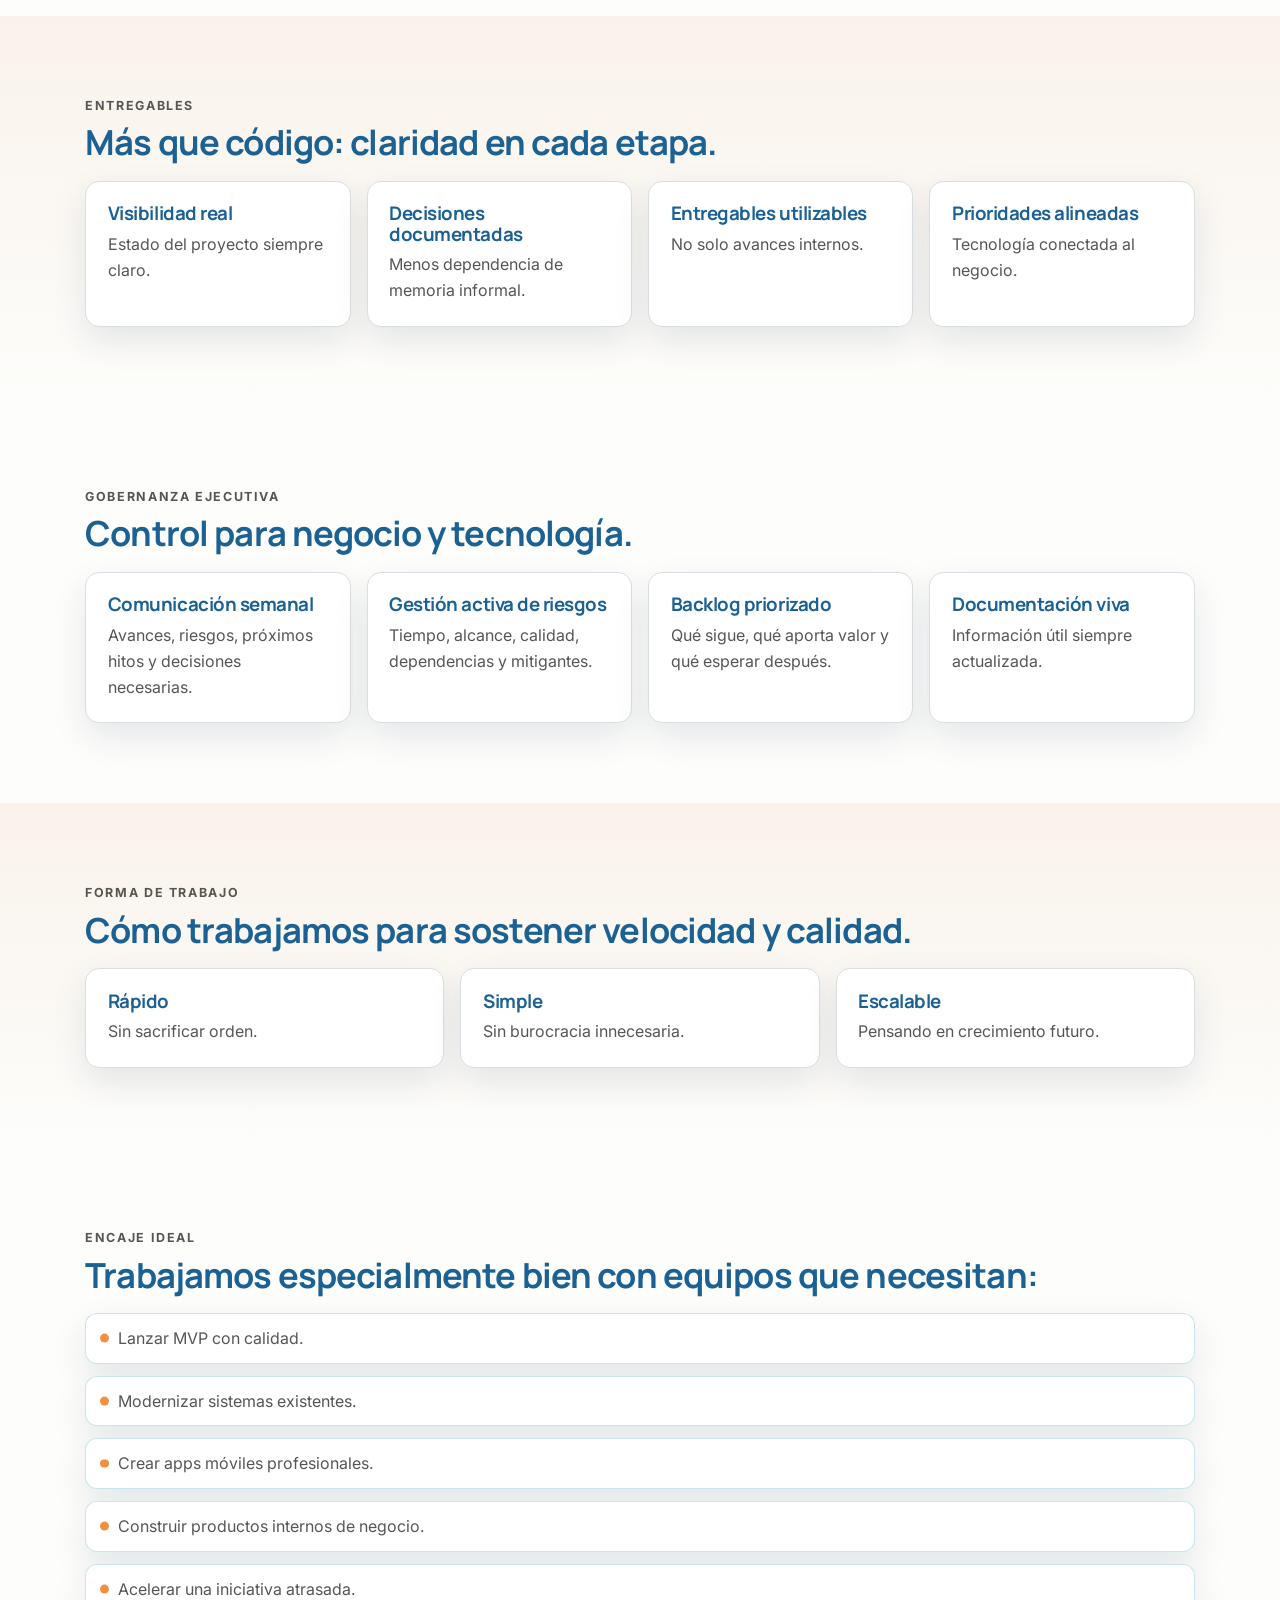
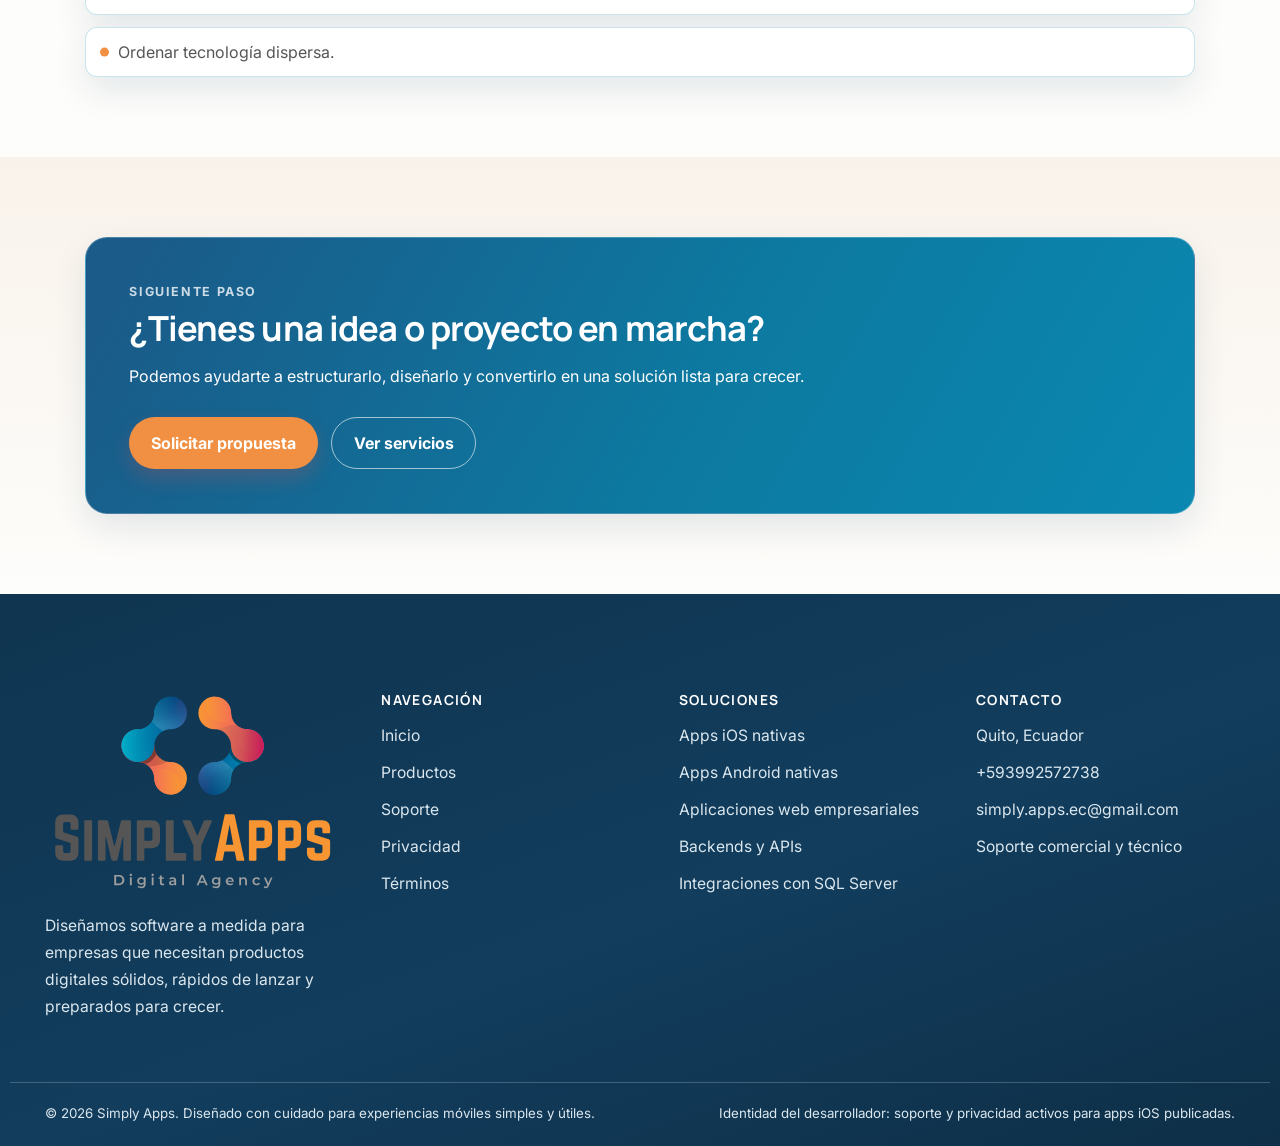
<file: process.html>
<!doctype html>
<html lang="es">
  <head>
    <meta charset="UTF-8" />
    <meta name="viewport" content="width=device-width, initial-scale=1" />
    <meta name="theme-color" content="#1C6193" />
    <title>Proceso | SimplyApps</title>
    <meta
      name="description"
      content="Proceso de trabajo de SimplyApps: estrategia, UX/UI, arquitectura, desarrollo, QA, lanzamiento y evolución continua de productos digitales."
    />
    <link rel="canonical" href="https://simplyapps.github.io/process.html" />
    <meta property="og:title" content="Proceso | SimplyApps" />
    <meta property="og:description" content="Proceso de trabajo de SimplyApps: estrategia, UX/UI, arquitectura, desarrollo, QA, lanzamiento y evolución continua de productos digitales." />
    <meta property="og:type" content="website" />
    <meta property="og:url" content="https://simplyapps.github.io/process.html" />
    <meta property="og:image" content="https://simplyapps.github.io/images/og-cover.svg" />
    <meta name="twitter:card" content="summary_large_image" />
    <meta name="twitter:title" content="Proceso | SimplyApps" />
    <meta name="twitter:description" content="Proceso de trabajo de SimplyApps: estrategia, UX/UI, arquitectura, desarrollo, QA, lanzamiento y evolución continua de productos digitales." />
    <meta name="twitter:image" content="https://simplyapps.github.io/images/og-cover.svg" />
    <link rel="icon" type="image/svg+xml" href="images/icono.svg" />
    <link rel="shortcut icon" href="images/icono.svg" />
    <link rel="apple-touch-icon" href="images/icono.svg" />
    <link rel="preconnect" href="https://fonts.googleapis.com" />
    <link rel="preconnect" href="https://fonts.gstatic.com" crossorigin />
    <link
      href="https://fonts.googleapis.com/css2?family=Manrope:wght@500;600;700;800&family=Inter:wght@400;500;600;700&display=swap"
      rel="stylesheet"
    />
    <link rel="stylesheet" href="css/styles.css" />
  </head>
  <body data-page="proceso">
    <a class="skip-link" href="#contenido">Saltar al contenido principal</a>
    <noscript>
      <nav aria-label="Navegación esencial sin JavaScript">
        <a href="index.html">Inicio</a> |
        <a href="services.html">Servicios</a> |
        <a href="support.html">Soporte</a> |
        <a href="privacy.html">Privacidad</a> |
        <a href="index.html#contacto">Contacto</a>
      </nav>
    </noscript>
    <header class="site-header">
      <nav class="nav" aria-label="Navegación principal">
        <div class="container nav__inner">
          <a class="brand" href="index.html" aria-label="Ir al inicio de SimplyApps">
            <img src="images/logoh.svg" alt="SimplyApps" />
          </a>
          <button class="nav-toggle" type="button" aria-expanded="false" aria-controls="nav-menu">
            <span class="sr-only">Abrir menú</span>
            <span aria-hidden="true"></span>
            <span aria-hidden="true"></span>
            <span aria-hidden="true"></span>
          </button>
          <div class="nav__menu" id="nav-menu">
            <a data-nav="inicio" href="index.html">Inicio</a>
            <a data-nav="servicios" href="services.html">Servicios</a>
            <div class="nav__item nav__item--dropdown">
              <button class="nav__dropdown-toggle" type="button" aria-expanded="false" aria-controls="nav-productos-menu">Productos</button>
              <div class="nav__dropdown" id="nav-productos-menu">
                <a data-nav="producto-frases" href="frases-de-contacto.html">Frases de Contacto</a>
              </div>
            </div>
            <a data-nav="proceso" href="process.html">Proceso</a>
            <a data-nav="tecnologias" href="technologies.html">Tecnologías</a>
            <a data-nav="privacy" href="privacy.html">Privacidad</a>
            <a data-nav="support" href="support.html">Soporte</a>
            <a class="btn btn--sm" href="index.html#contacto">Solicitar propuesta</a>
          </div>
        </div>
      </nav>
      <section class="page-hero" aria-labelledby="process-title">
        <div class="page-hero__content process-hero__content">
          <p class="hero__badge">Proceso</p>
          <h1 id="process-title">Convertimos ideas en productos digitales reales.</h1>
          <p>Una metodología clara para diseñar, construir, lanzar y evolucionar software sin improvisación, con foco en velocidad, calidad y resultados medibles.</p>
          <ul class="process-trust-chips" aria-label="Factores de confianza del proceso">
            <li>Roadmap claro</li>
            <li>Entregas visibles</li>
            <li>Riesgo controlado</li>
          </ul>
        </div>
      </section>
    </header>
    <main id="contenido">
      <section class="section process-showcase">
        <div class="container">
          <div class="process-showcase__intro">
            <p class="process-showcase__eyebrow">Roadmap</p>
            <h2 class="process-showcase__title">Un flujo diseñado para reducir riesgo y acelerar resultados.</h2>
            <p class="process-showcase__lead">Un proceso claro, iterativo y transparente para convertir ideas en productos digitales reales.</p>
          </div>
          <div class="process-showcase__frame">
            <img
              class="process-showcase__image"
              src="images/proceso.png"
              alt="Flujo de trabajo SimplyApps desde discovery hasta evolución continua"
              loading="lazy"
              decoding="async"
            />
          </div>
        </div>
      </section>

      <section class="section section--soft process-section--tight">
        <div class="container">
          <p class="eyebrow">Entregables</p>
          <h2>Más que código: claridad en cada etapa.</h2>
          <div class="cards cards--4 process-cards">
            <article class="card process-card">
              <h3>Visibilidad real</h3>
              <p>Estado del proyecto siempre claro.</p>
            </article>
            <article class="card process-card">
              <h3>Decisiones documentadas</h3>
              <p>Menos dependencia de memoria informal.</p>
            </article>
            <article class="card process-card">
              <h3>Entregables utilizables</h3>
              <p>No solo avances internos.</p>
            </article>
            <article class="card process-card">
              <h3>Prioridades alineadas</h3>
              <p>Tecnología conectada al negocio.</p>
            </article>
          </div>
        </div>
      </section>

      <section class="section process-section--tight">
        <div class="container">
          <p class="eyebrow">Gobernanza ejecutiva</p>
          <h2>Control para negocio y tecnología.</h2>
          <div class="cards cards--4 process-cards">
            <article class="card process-card">
              <h3>Comunicación semanal</h3>
              <p>Avances, riesgos, próximos hitos y decisiones necesarias.</p>
            </article>
            <article class="card process-card">
              <h3>Gestión activa de riesgos</h3>
              <p>Tiempo, alcance, calidad, dependencias y mitigantes.</p>
            </article>
            <article class="card process-card">
              <h3>Backlog priorizado</h3>
              <p>Qué sigue, qué aporta valor y qué esperar después.</p>
            </article>
            <article class="card process-card">
              <h3>Documentación viva</h3>
              <p>Información útil siempre actualizada.</p>
            </article>
          </div>
        </div>
      </section>

      <section class="section section--soft process-section--tight">
        <div class="container">
          <p class="eyebrow">Forma de trabajo</p>
          <h2>Cómo trabajamos para sostener velocidad y calidad.</h2>
          <div class="cards cards--3 process-cards">
            <article class="card process-card">
              <h3>Rápido</h3>
              <p>Sin sacrificar orden.</p>
            </article>
            <article class="card process-card">
              <h3>Simple</h3>
              <p>Sin burocracia innecesaria.</p>
            </article>
            <article class="card process-card">
              <h3>Escalable</h3>
              <p>Pensando en crecimiento futuro.</p>
            </article>
          </div>
        </div>
      </section>

      <section class="section process-section--tight">
        <div class="container">
          <p class="eyebrow">Encaje ideal</p>
          <h2>Trabajamos especialmente bien con equipos que necesitan:</h2>
          <ul class="process-ideal-list">
            <li>Lanzar MVP con calidad.</li>
            <li>Modernizar sistemas existentes.</li>
            <li>Crear apps móviles profesionales.</li>
            <li>Construir productos internos de negocio.</li>
            <li>Acelerar una iniciativa atrasada.</li>
            <li>Ordenar tecnología dispersa.</li>
          </ul>
        </div>
      </section>

      <section class="section section--soft">
        <div class="container">
          <div class="cta-block cta-block--premium">
            <p class="eyebrow">Siguiente paso</p>
            <h2>¿Tienes una idea o proyecto en marcha?</h2>
            <p>Podemos ayudarte a estructurarlo, diseñarlo y convertirlo en una solución lista para crecer.</p>
            <div class="hero__cta">
              <a class="btn" href="index.html#contacto">Solicitar propuesta</a>
              <a class="btn btn--ghost" href="services.html">Ver servicios</a>
            </div>
          </div>
        </div>
      </section>
    </main>
    <footer class="site-footer">
      <div class="container footer-grid">
        <div>
          <a class="footer-brand" href="index.html">
            <img src="images/LogoSquare.svg" alt="Logo SimplyApps" />
          </a>
          <p>Diseñamos software a medida para empresas que necesitan productos digitales sólidos, rápidos de lanzar y preparados para crecer.</p>
        </div>
        <div>
          <h3>Navegación</h3>
          <ul>
            <li><a href="index.html">Inicio</a></li>
            <li><a href="frases-de-contacto.html">Productos</a></li>
            <li><a href="support.html">Soporte</a></li>
            <li><a href="privacy.html">Privacidad</a></li>
            <li><a href="terms.html">Términos</a></li>
          </ul>
        </div>
        <div>
          <h3>Soluciones</h3>
          <ul>
            <li>Apps iOS nativas</li>
            <li>Apps Android nativas</li>
            <li>Aplicaciones web empresariales</li>
            <li>Backends y APIs</li>
            <li>Integraciones con SQL Server</li>
          </ul>
        </div>
        <div>
          <h3>Contacto</h3>
          <ul>
            <li>Quito, Ecuador</li>
            <li><a href="tel:+593992572738">+593992572738</a></li>
            <li><a href="mailto:simply.apps.ec@gmail.com">simply.apps.ec@gmail.com</a></li>
            <li>Soporte comercial y técnico</li>
          </ul>
        </div>
      </div>
      <div class="container footer-copy">
        <small>© 2026 Simply Apps. Diseñado con cuidado para experiencias móviles simples y útiles.</small>
        <small>Identidad del desarrollador: soporte y privacidad activos para apps iOS publicadas.</small>
      </div>
    </footer>
    <script src="js/main.js" defer></script>
  </body>
</html>
</file>
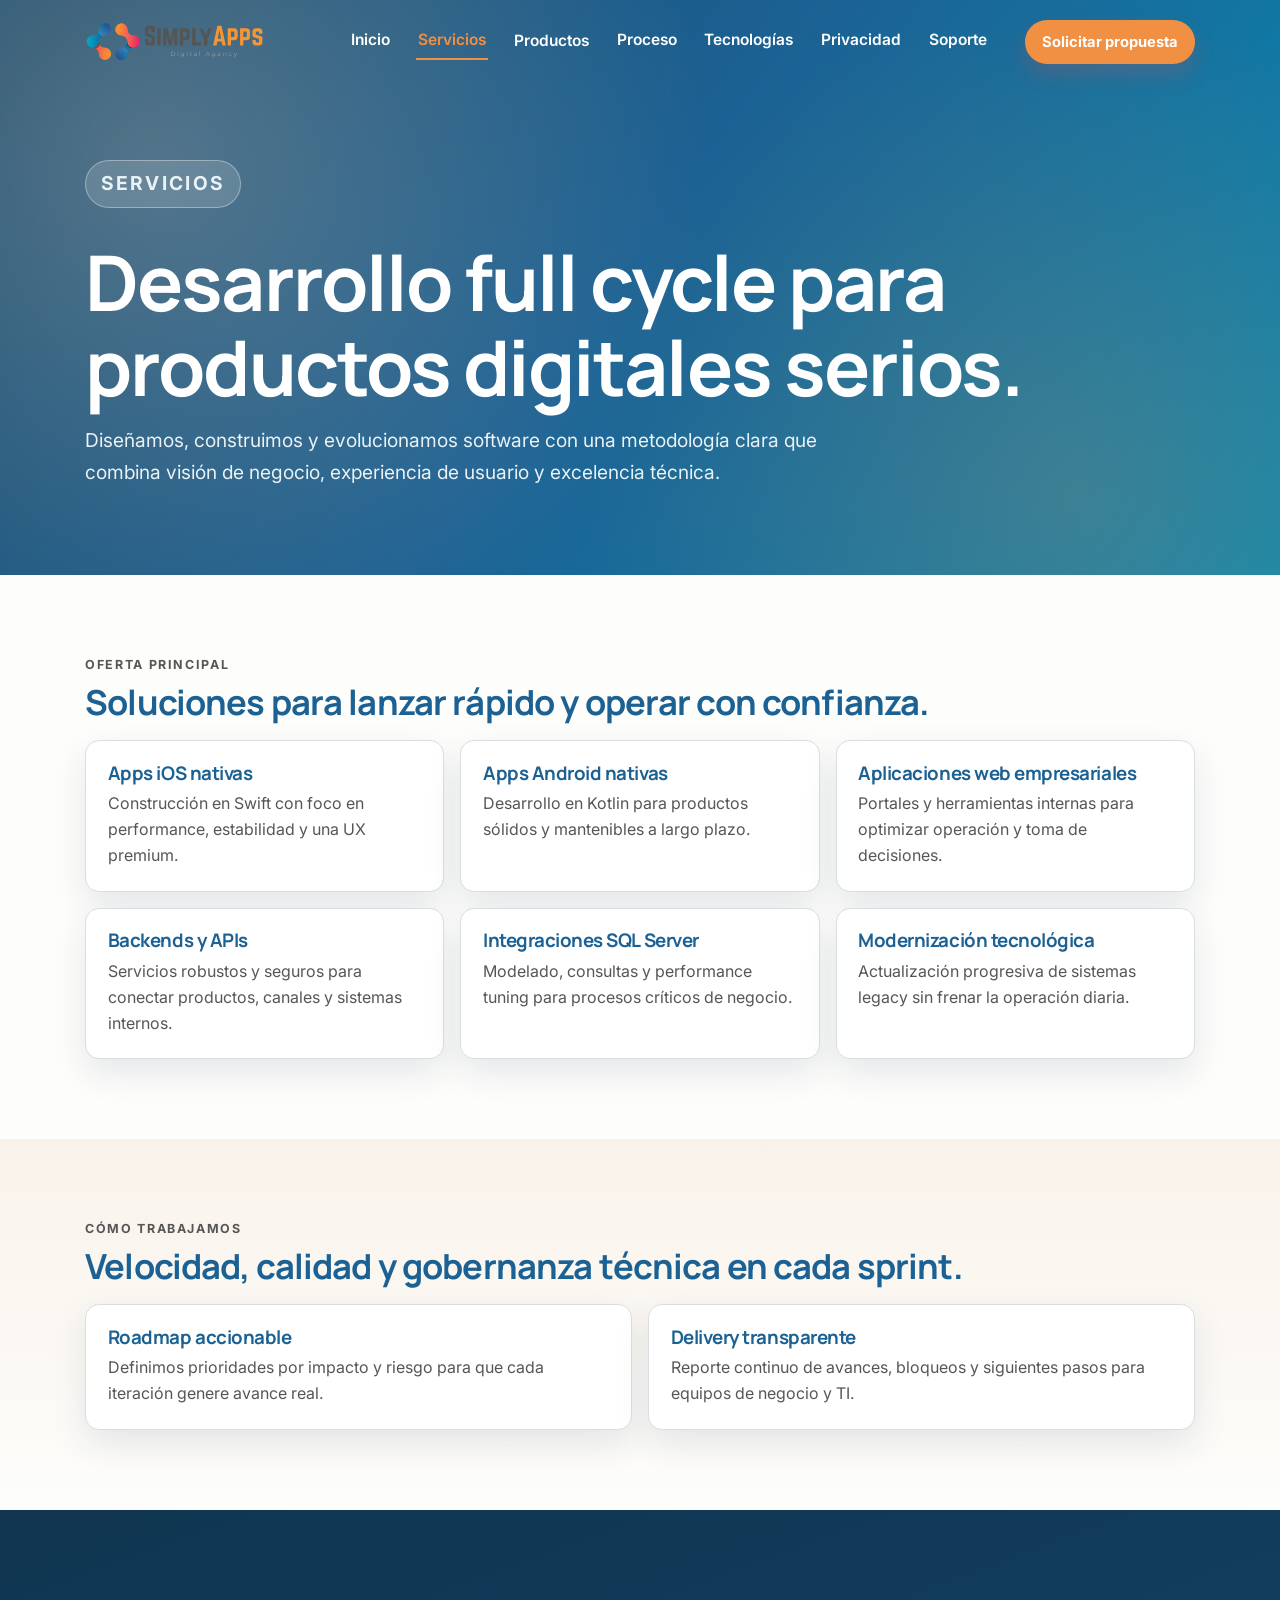
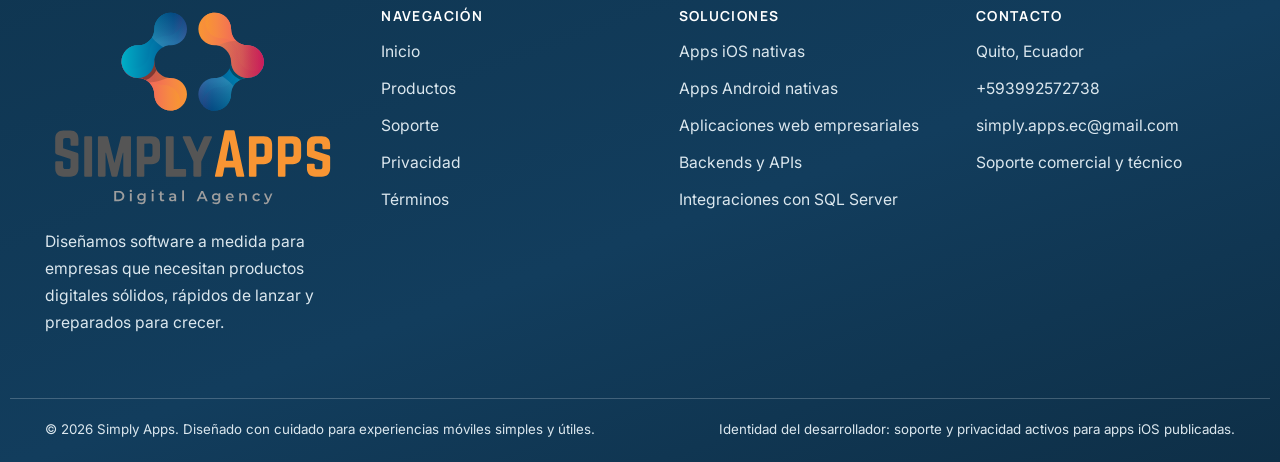
<file: services.html>
<!doctype html>
<html lang="es">
  <head>
    <meta charset="UTF-8" />
    <meta name="viewport" content="width=device-width, initial-scale=1" />
    <meta name="theme-color" content="#1C6193" />
    <title>Servicios | SimplyApps</title>
    <meta
      name="description"
      content="Servicios de SimplyApps para apps iOS y Android nativas, aplicaciones web empresariales, backends y APIs con ejecución full cycle."
    />
    <link rel="canonical" href="https://simplyapps.github.io/services.html" />
    <meta property="og:title" content="Servicios | SimplyApps" />
    <meta property="og:description" content="Servicios de SimplyApps para apps iOS y Android nativas, aplicaciones web empresariales, backends y APIs con ejecución full cycle." />
    <meta property="og:type" content="website" />
    <meta property="og:url" content="https://simplyapps.github.io/services.html" />
    <meta property="og:image" content="https://simplyapps.github.io/images/og-cover.svg" />
    <meta name="twitter:card" content="summary_large_image" />
    <meta name="twitter:title" content="Servicios | SimplyApps" />
    <meta name="twitter:description" content="Servicios de SimplyApps para apps iOS y Android nativas, aplicaciones web empresariales, backends y APIs con ejecución full cycle." />
    <meta name="twitter:image" content="https://simplyapps.github.io/images/og-cover.svg" />
    <link rel="icon" type="image/svg+xml" href="images/icono.svg" />
    <link rel="shortcut icon" href="images/icono.svg" />
    <link rel="apple-touch-icon" href="images/icono.svg" />
    <link rel="preconnect" href="https://fonts.googleapis.com" />
    <link rel="preconnect" href="https://fonts.gstatic.com" crossorigin />
    <link
      href="https://fonts.googleapis.com/css2?family=Manrope:wght@500;600;700;800&family=Inter:wght@400;500;600;700&display=swap"
      rel="stylesheet"
    />
    <link rel="stylesheet" href="css/styles.css" />
  </head>
  <body data-page="servicios">
    <a class="skip-link" href="#contenido">Saltar al contenido principal</a>
    <noscript>
      <nav aria-label="Navegación esencial sin JavaScript">
        <a href="index.html">Inicio</a> |
        <a href="services.html">Servicios</a> |
        <a href="support.html">Soporte</a> |
        <a href="privacy.html">Privacidad</a> |
        <a href="index.html#contacto">Contacto</a>
      </nav>
    </noscript>

    <header class="site-header">
      <nav class="nav" aria-label="Navegación principal">
        <div class="container nav__inner">
          <a class="brand" href="index.html" aria-label="Ir al inicio de SimplyApps">
            <img src="images/logoh.svg" alt="SimplyApps" />
          </a>
          <button class="nav-toggle" type="button" aria-expanded="false" aria-controls="nav-menu">
            <span class="sr-only">Abrir menú</span>
            <span aria-hidden="true"></span>
            <span aria-hidden="true"></span>
            <span aria-hidden="true"></span>
          </button>
          <div class="nav__menu" id="nav-menu">
            <a data-nav="inicio" href="index.html">Inicio</a>
            <a data-nav="servicios" href="services.html">Servicios</a>
            <div class="nav__item nav__item--dropdown">
              <button class="nav__dropdown-toggle" type="button" aria-expanded="false" aria-controls="nav-productos-menu">Productos</button>
              <div class="nav__dropdown" id="nav-productos-menu">
                <a data-nav="producto-frases" href="frases-de-contacto.html">Frases de Contacto</a>
              </div>
            </div>
            <a data-nav="proceso" href="process.html">Proceso</a>
            <a data-nav="tecnologias" href="technologies.html">Tecnologías</a>
            <a data-nav="privacy" href="privacy.html">Privacidad</a>
            <a data-nav="support" href="support.html">Soporte</a>
            <a class="btn btn--sm" href="index.html#contacto">Solicitar propuesta</a>
          </div>
        </div>
      </nav>

      <section class="page-hero" aria-labelledby="services-title">
        <div class="page-hero__content">
          <p class="hero__badge">Servicios</p>
          <h1 id="services-title">Desarrollo full cycle para productos digitales serios.</h1>
          <p>
            Diseñamos, construimos y evolucionamos software con una metodología clara que combina
            visión de negocio, experiencia de usuario y excelencia técnica.
          </p>
        </div>
      </section>
    </header>

    <main id="contenido">
      <section class="section">
        <div class="container">
          <p class="eyebrow">Oferta principal</p>
          <h2>Soluciones para lanzar rápido y operar con confianza.</h2>
          <div class="cards cards--3">
            <article class="card">
              <h3>Apps iOS nativas</h3>
              <p>Construcción en Swift con foco en performance, estabilidad y una UX premium.</p>
            </article>
            <article class="card">
              <h3>Apps Android nativas</h3>
              <p>Desarrollo en Kotlin para productos sólidos y mantenibles a largo plazo.</p>
            </article>
            <article class="card">
              <h3>Aplicaciones web empresariales</h3>
              <p>Portales y herramientas internas para optimizar operación y toma de decisiones.</p>
            </article>
            <article class="card">
              <h3>Backends y APIs</h3>
              <p>Servicios robustos y seguros para conectar productos, canales y sistemas internos.</p>
            </article>
            <article class="card">
              <h3>Integraciones SQL Server</h3>
              <p>Modelado, consultas y performance tuning para procesos críticos de negocio.</p>
            </article>
            <article class="card">
              <h3>Modernización tecnológica</h3>
              <p>Actualización progresiva de sistemas legacy sin frenar la operación diaria.</p>
            </article>
          </div>
        </div>
      </section>

      <section class="section section--soft">
        <div class="container">
          <p class="eyebrow">Cómo trabajamos</p>
          <h2>Velocidad, calidad y gobernanza técnica en cada sprint.</h2>
          <div class="cards cards--2">
            <article class="card">
              <h3>Roadmap accionable</h3>
              <p>
                Definimos prioridades por impacto y riesgo para que cada iteración genere avance real.
              </p>
            </article>
            <article class="card">
              <h3>Delivery transparente</h3>
              <p>
                Reporte continuo de avances, bloqueos y siguientes pasos para equipos de negocio y TI.
              </p>
            </article>
          </div>
        </div>
      </section>
    </main>

    <footer class="site-footer">
      <div class="container footer-grid">
        <div>
          <a class="footer-brand" href="index.html">
            <img src="images/LogoSquare.svg" alt="Logo SimplyApps" />
          </a>
          <p>Diseñamos software a medida para empresas que necesitan productos digitales sólidos, rápidos de lanzar y preparados para crecer.</p>
        </div>
        <div>
          <h3>Navegación</h3>
          <ul>
            <li><a href="index.html">Inicio</a></li>
            <li><a href="frases-de-contacto.html">Productos</a></li>
            <li><a href="support.html">Soporte</a></li>
            <li><a href="privacy.html">Privacidad</a></li>
            <li><a href="terms.html">Términos</a></li>
          </ul>
        </div>
        <div>
          <h3>Soluciones</h3>
          <ul>
            <li>Apps iOS nativas</li>
            <li>Apps Android nativas</li>
            <li>Aplicaciones web empresariales</li>
            <li>Backends y APIs</li>
            <li>Integraciones con SQL Server</li>
          </ul>
        </div>
        <div>
          <h3>Contacto</h3>
          <ul>
            <li>Quito, Ecuador</li>
            <li><a href="tel:+593992572738">+593992572738</a></li>
            <li><a href="mailto:simply.apps.ec@gmail.com">simply.apps.ec@gmail.com</a></li>
            <li>Soporte comercial y técnico</li>
          </ul>
        </div>
      </div>
      <div class="container footer-copy">
        <small>© 2026 Simply Apps. Diseñado con cuidado para experiencias móviles simples y útiles.</small>
        <small>Identidad del desarrollador: soporte y privacidad activos para apps iOS publicadas.</small>
      </div>
    </footer>

    <script src="js/main.js" defer></script>
  </body>
</html>
</file>
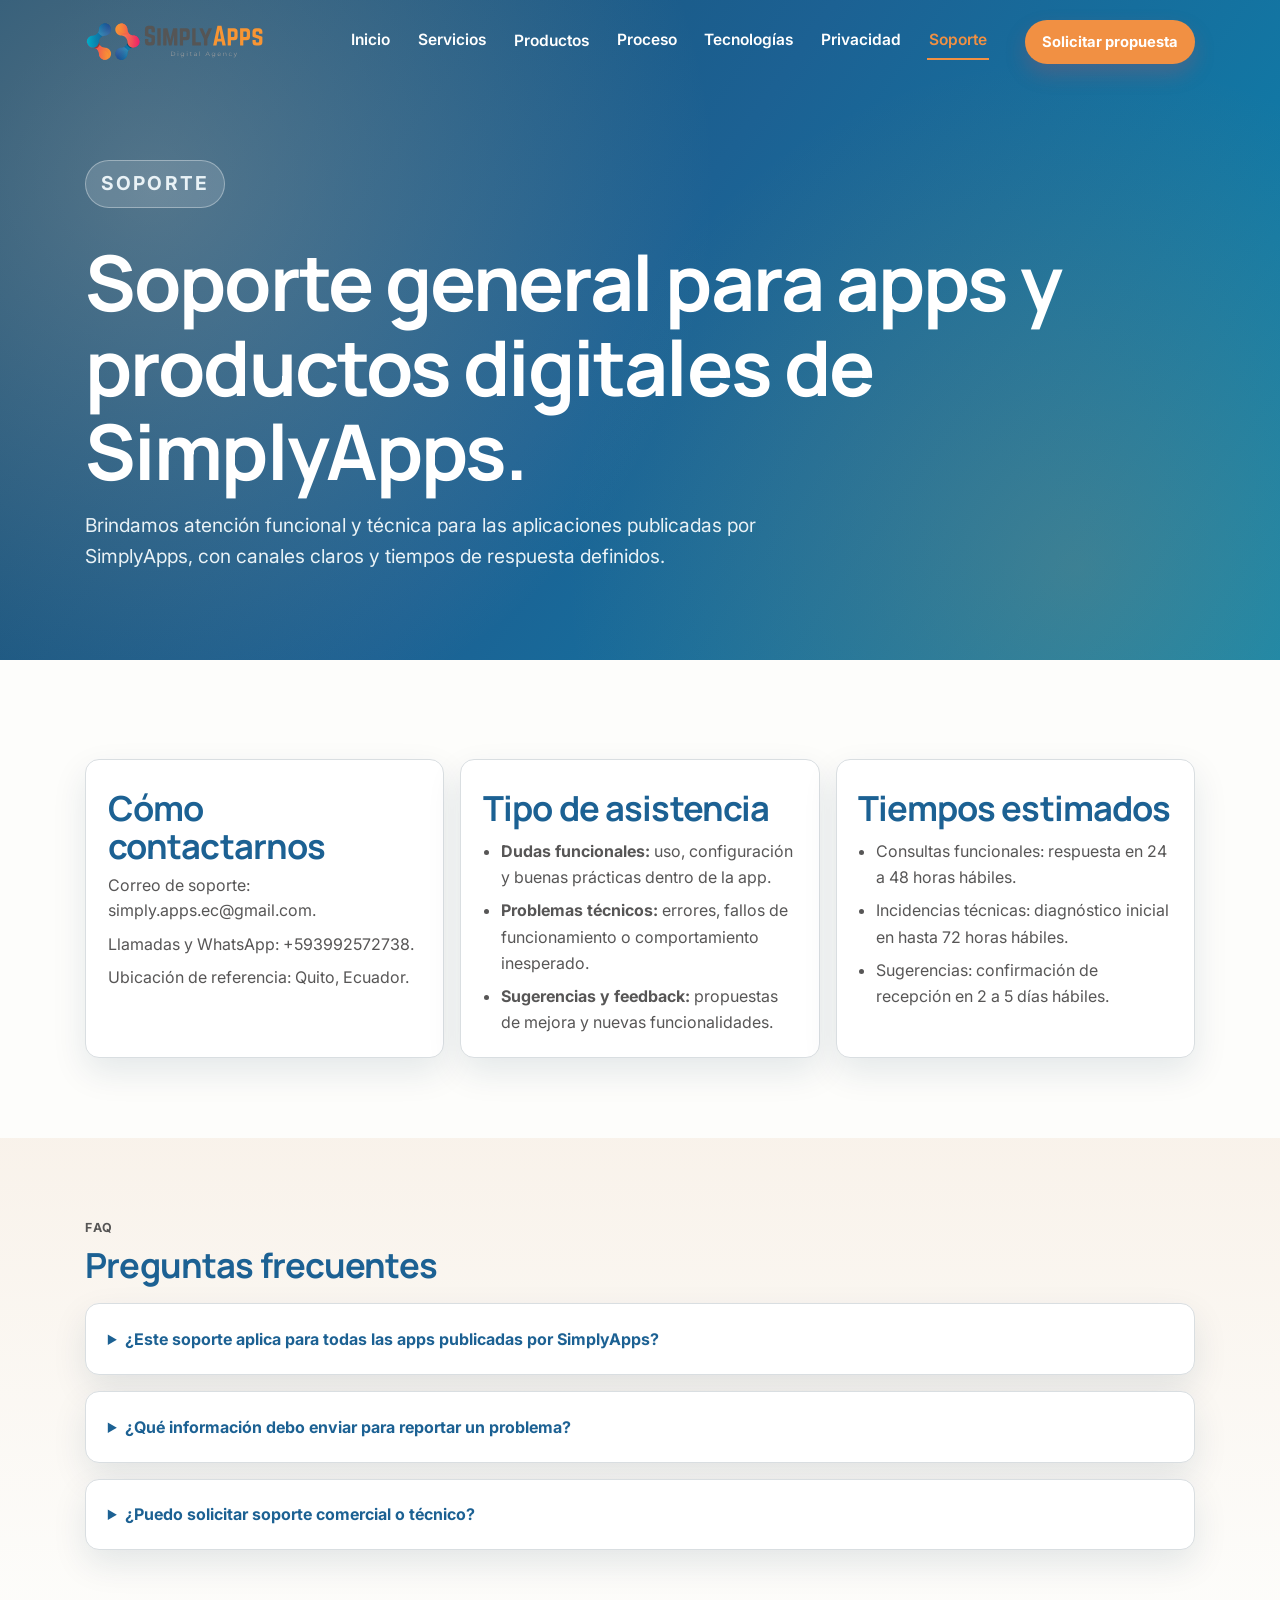
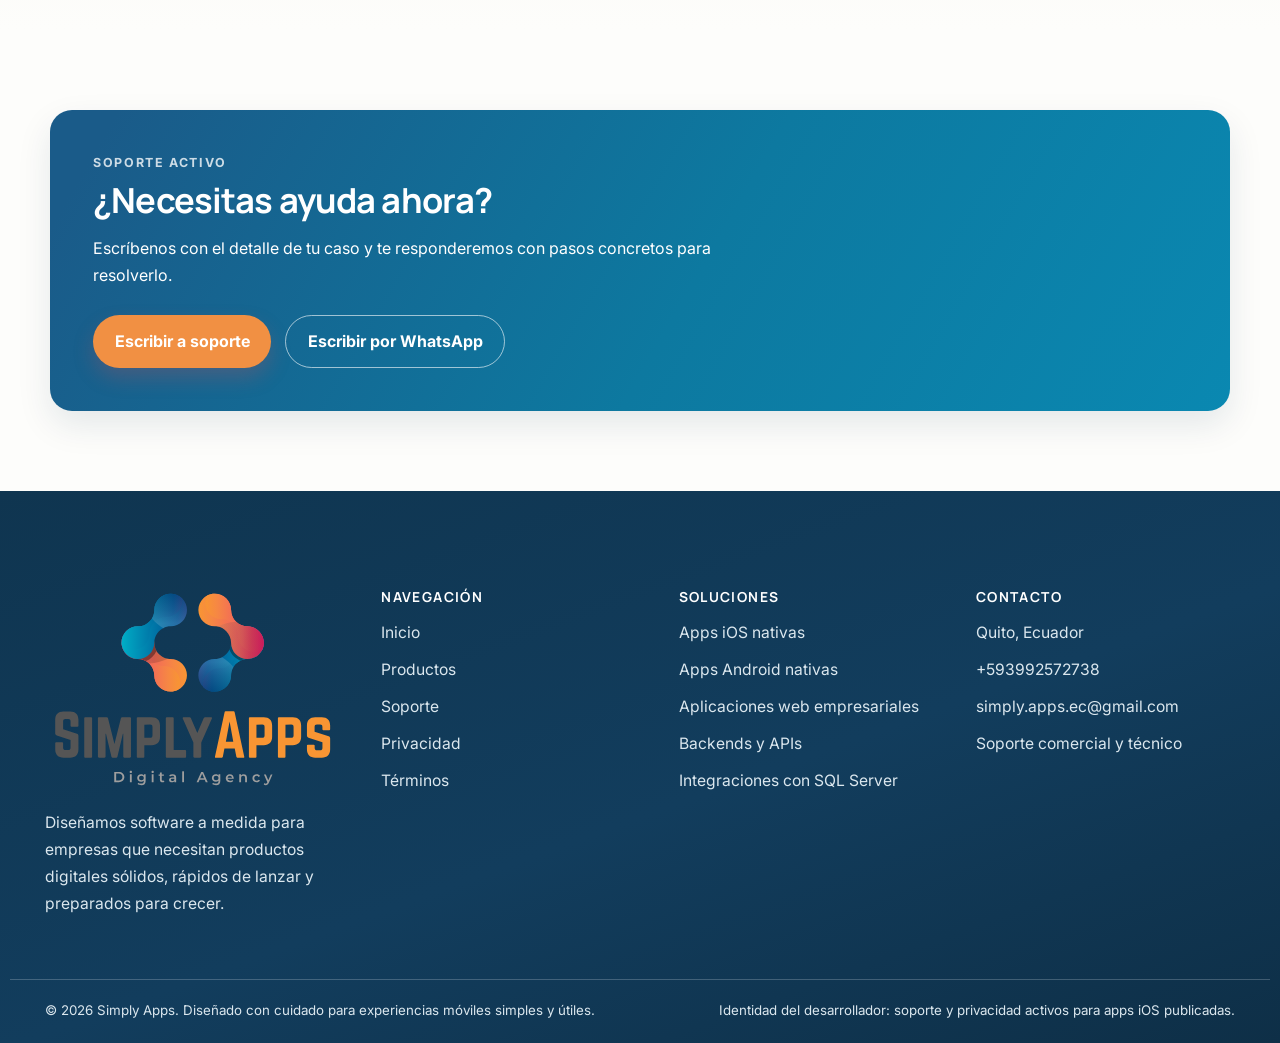
<file: support.html>
<!doctype html>
<html lang="es">
  <head>
    <meta charset="UTF-8" />
    <meta name="viewport" content="width=device-width, initial-scale=1" />
    <title>Soporte | SimplyApps</title>
    <meta name="description" content="Soporte general de SimplyApps para apps publicadas y productos digitales: contacto, reporte de errores, ayuda funcional y tiempos de respuesta." />
    <meta name="theme-color" content="#1C6193" />
    <link rel="canonical" href="https://simplyapps.github.io/support.html" />
    <meta property="og:title" content="Soporte | SimplyApps" />
    <meta property="og:description" content="Soporte general de SimplyApps para apps publicadas y productos digitales: contacto, reporte de errores, ayuda funcional y tiempos de respuesta." />
    <meta property="og:type" content="website" />
    <meta property="og:url" content="https://simplyapps.github.io/support.html" />
    <meta property="og:image" content="https://simplyapps.github.io/images/og-cover.svg" />
    <meta name="twitter:card" content="summary_large_image" />
    <meta name="twitter:title" content="Soporte | SimplyApps" />
    <meta name="twitter:description" content="Soporte general de SimplyApps para apps publicadas y productos digitales: contacto, reporte de errores, ayuda funcional y tiempos de respuesta." />
    <meta name="twitter:image" content="https://simplyapps.github.io/images/og-cover.svg" />
    <link rel="icon" type="image/svg+xml" href="images/icono.svg" />
    <link rel="shortcut icon" href="images/icono.svg" />
    <link rel="apple-touch-icon" href="images/icono.svg" />
    <link rel="preconnect" href="https://fonts.googleapis.com" />
    <link rel="preconnect" href="https://fonts.gstatic.com" crossorigin />
    <link href="https://fonts.googleapis.com/css2?family=Manrope:wght@500;600;700;800&family=Inter:wght@400;500;600;700&display=swap" rel="stylesheet" />
    <link rel="stylesheet" href="css/styles.css" />
  </head>
  <body data-page="support">
    <a class="skip-link" href="#contenido">Saltar al contenido principal</a>
    <noscript>
      <nav aria-label="Navegación esencial sin JavaScript">
        <a href="index.html">Inicio</a> |
        <a href="services.html">Servicios</a> |
        <a href="support.html">Soporte</a> |
        <a href="privacy.html">Privacidad</a> |
        <a href="index.html#contacto">Contacto</a>
      </nav>
    </noscript>
    <header class="site-header">
      <nav class="nav" aria-label="Navegación principal">
        <div class="container nav__inner">
          <a class="brand" href="index.html" aria-label="Ir al inicio de SimplyApps">
            <img src="images/logoh.svg" alt="SimplyApps" />
          </a>
          <button class="nav-toggle" type="button" aria-expanded="false" aria-controls="nav-menu">
            <span class="sr-only">Abrir menú</span>
            <span aria-hidden="true"></span>
            <span aria-hidden="true"></span>
            <span aria-hidden="true"></span>
          </button>
          <div class="nav__menu" id="nav-menu">
            <a data-nav="inicio" href="index.html">Inicio</a>
            <a data-nav="servicios" href="services.html">Servicios</a>
            <div class="nav__item nav__item--dropdown">
              <button class="nav__dropdown-toggle" type="button" aria-expanded="false" aria-controls="nav-productos-menu">Productos</button>
              <div class="nav__dropdown" id="nav-productos-menu">
                <a data-nav="producto-frases" href="frases-de-contacto.html">Frases de Contacto</a>
              </div>
            </div>
            <a data-nav="proceso" href="process.html">Proceso</a>
            <a data-nav="tecnologias" href="technologies.html">Tecnologías</a>
            <a data-nav="privacy" href="privacy.html">Privacidad</a>
            <a data-nav="support" href="support.html">Soporte</a>
            <a class="btn btn--sm" href="index.html#contacto">Solicitar propuesta</a>
          </div>
        </div>
      </nav>
      <section class="page-hero">
        <div class="page-hero__content">
          <p class="hero__badge">Soporte</p>
          <h1>Soporte general para apps y productos digitales de SimplyApps.</h1>
          <p>Brindamos atención funcional y técnica para las aplicaciones publicadas por SimplyApps, con canales claros y tiempos de respuesta definidos.</p>
        </div>
      </section>
    </header>

    <main id="contenido">
      <section class="section">
        <div class="container cards cards--3">
          <article class="card">
            <h2>Cómo contactarnos</h2>
            <p>Correo de soporte: <a href="mailto:simply.apps.ec@gmail.com">simply.apps.ec@gmail.com</a>.</p>
            <p>Llamadas y WhatsApp: <a href="tel:+593992572738">+593992572738</a>.</p>
            <p>Ubicación de referencia: Quito, Ecuador.</p>
          </article>
          <article class="card">
            <h2>Tipo de asistencia</h2>
            <ul>
              <li><strong>Dudas funcionales:</strong> uso, configuración y buenas prácticas dentro de la app.</li>
              <li><strong>Problemas técnicos:</strong> errores, fallos de funcionamiento o comportamiento inesperado.</li>
              <li><strong>Sugerencias y feedback:</strong> propuestas de mejora y nuevas funcionalidades.</li>
            </ul>
          </article>
          <article class="card">
            <h2>Tiempos estimados</h2>
            <ul>
              <li>Consultas funcionales: respuesta en 24 a 48 horas hábiles.</li>
              <li>Incidencias técnicas: diagnóstico inicial en hasta 72 horas hábiles.</li>
              <li>Sugerencias: confirmación de recepción en 2 a 5 días hábiles.</li>
            </ul>
          </article>
        </div>
      </section>

      <section class="section section--soft">
        <div class="container">
          <p class="eyebrow">FAQ</p>
          <h2>Preguntas frecuentes</h2>
          <div class="faq">
            <details class="faq-item">
              <summary>¿Este soporte aplica para todas las apps publicadas por SimplyApps?</summary>
              <p>Sí. Esta página centraliza el soporte general para aplicaciones y productos digitales publicados por SimplyApps.</p>
            </details>
            <details class="faq-item">
              <summary>¿Qué información debo enviar para reportar un problema?</summary>
              <p>Incluye nombre de la app, versión del sistema operativo, pasos para reproducir el problema y capturas de pantalla si están disponibles.</p>
            </details>
            <details class="faq-item">
              <summary>¿Puedo solicitar soporte comercial o técnico?</summary>
              <p>Sí. Atendemos consultas de soporte comercial y técnico por los canales oficiales publicados en esta página.</p>
            </details>
          </div>
        </div>
      </section>

      <section class="section">
        <div class="container cta-block">
          <p class="eyebrow">Soporte activo</p>
          <h2>¿Necesitas ayuda ahora?</h2>
          <p>Escríbenos con el detalle de tu caso y te responderemos con pasos concretos para resolverlo.</p>
          <div class="hero__cta">
            <a class="btn" href="mailto:simply.apps.ec@gmail.com">Escribir a soporte</a>
            <a class="btn btn--ghost" href="https://wa.me/593992572738" target="_blank" rel="noopener noreferrer">Escribir por WhatsApp</a>
          </div>
        </div>
      </section>
    </main>

    <footer class="site-footer">
      <div class="container footer-grid">
        <div>
          <a class="footer-brand" href="index.html">
            <img src="images/LogoSquare.svg" alt="Logo SimplyApps" />
          </a>
          <p>Diseñamos software a medida para empresas que necesitan productos digitales sólidos, rápidos de lanzar y preparados para crecer.</p>
        </div>
        <div>
          <h3>Navegación</h3>
          <ul>
            <li><a href="index.html">Inicio</a></li>
            <li><a href="frases-de-contacto.html">Productos</a></li>
            <li><a href="support.html">Soporte</a></li>
            <li><a href="privacy.html">Privacidad</a></li>
            <li><a href="terms.html">Términos</a></li>
          </ul>
        </div>
        <div>
          <h3>Soluciones</h3>
          <ul>
            <li>Apps iOS nativas</li>
            <li>Apps Android nativas</li>
            <li>Aplicaciones web empresariales</li>
            <li>Backends y APIs</li>
            <li>Integraciones con SQL Server</li>
          </ul>
        </div>
        <div>
          <h3>Contacto</h3>
          <ul>
            <li>Quito, Ecuador</li>
            <li><a href="tel:+593992572738">+593992572738</a></li>
            <li><a href="mailto:simply.apps.ec@gmail.com">simply.apps.ec@gmail.com</a></li>
            <li>Soporte comercial y técnico</li>
          </ul>
        </div>
      </div>
      <div class="container footer-copy">
        <small>© 2026 Simply Apps. Diseñado con cuidado para experiencias móviles simples y útiles.</small>
        <small>Identidad del desarrollador: soporte y privacidad activos para apps iOS publicadas.</small>
      </div>
    </footer>
    <script src="js/main.js" defer></script>
  </body>
</html>
</file>
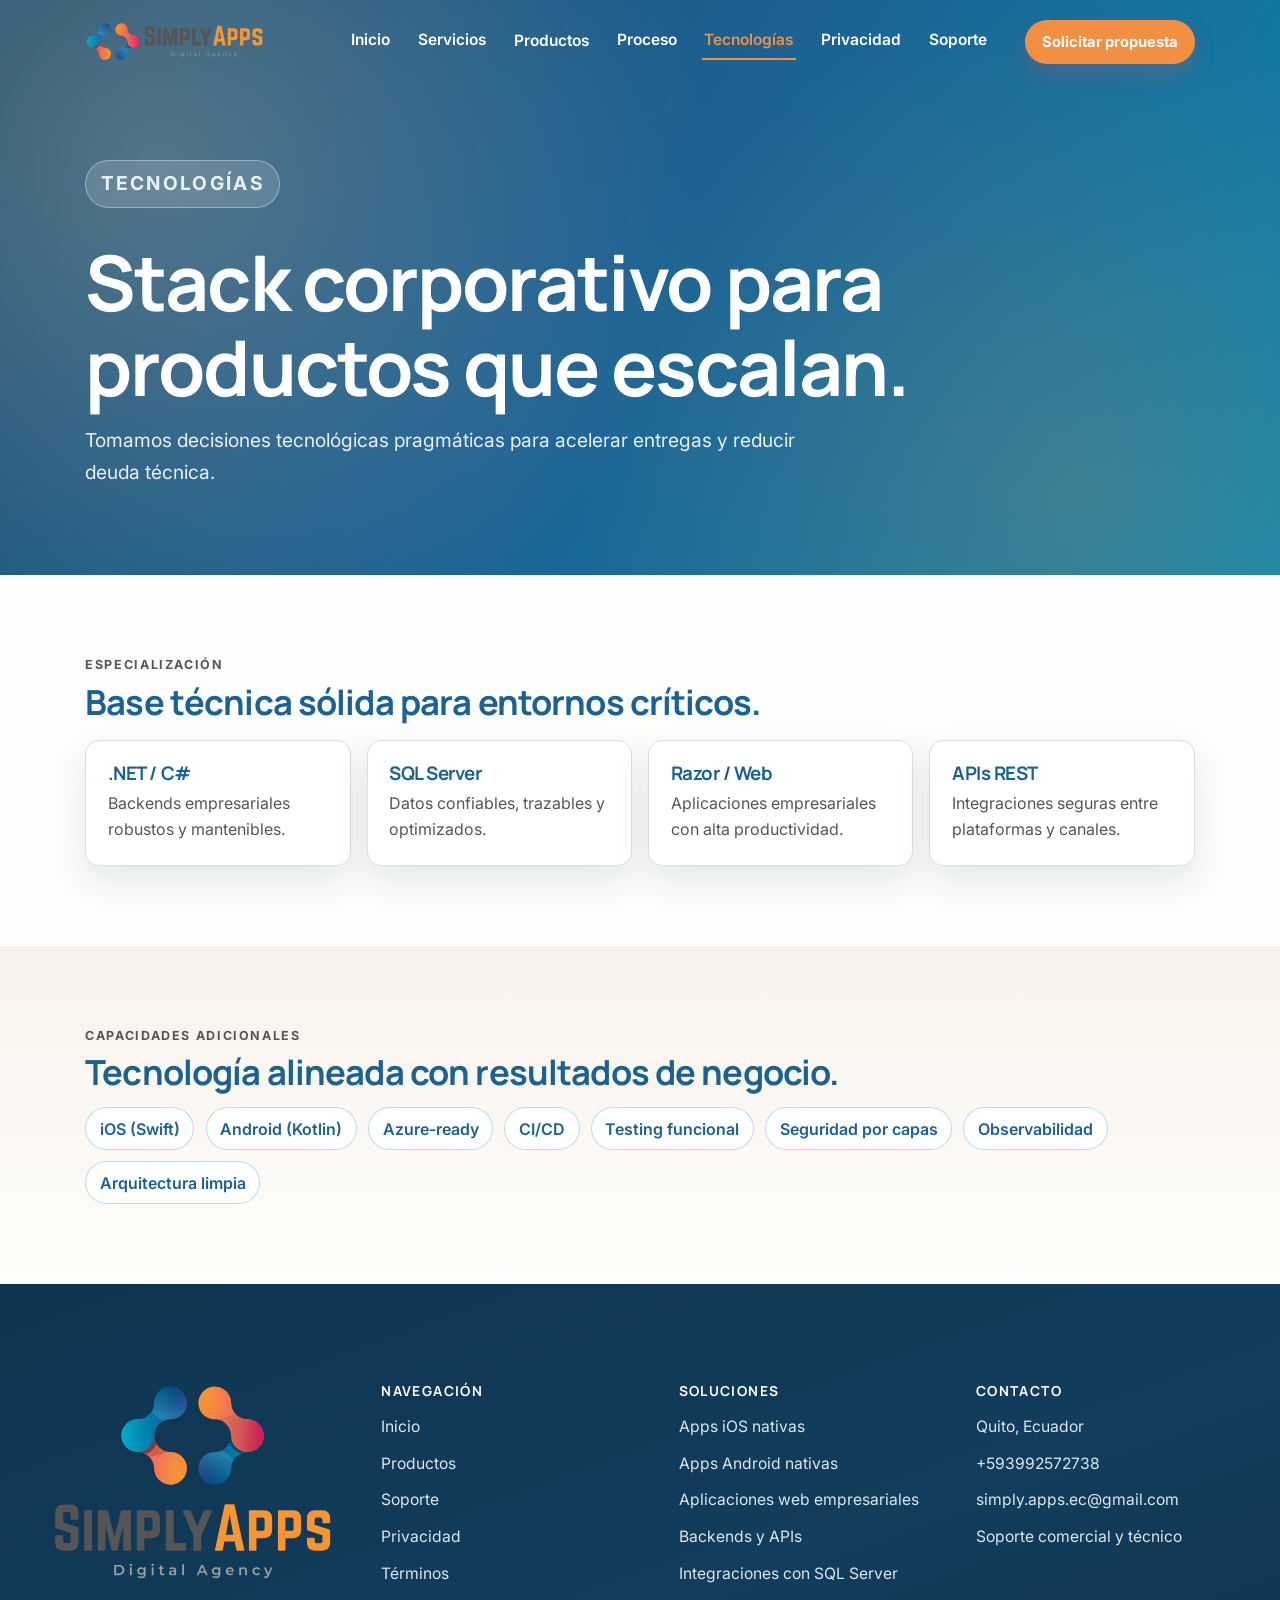
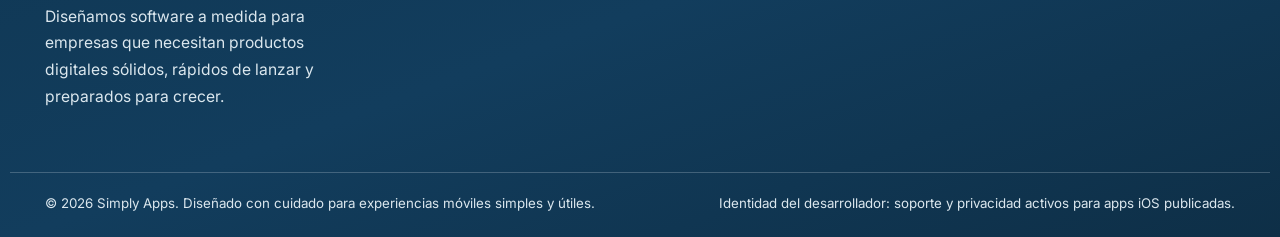
<file: technologies.html>
<!doctype html>
<html lang="es">
  <head>
    <meta charset="UTF-8" />
    <meta name="viewport" content="width=device-width, initial-scale=1" />
    <title>Tecnologías | SimplyApps</title>
    <meta name="description" content="Stack tecnológico de SimplyApps para soluciones móviles, web empresariales y backend escalable." />
    <meta name="theme-color" content="#1C6193" />
    <link rel="canonical" href="https://simplyapps.github.io/technologies.html" />
    <meta property="og:title" content="Tecnologías | SimplyApps" />
    <meta property="og:description" content="Stack tecnológico de SimplyApps para soluciones móviles, web empresariales y backend escalable." />
    <meta property="og:type" content="website" />
    <meta property="og:url" content="https://simplyapps.github.io/technologies.html" />
    <meta property="og:image" content="https://simplyapps.github.io/images/og-cover.svg" />
    <meta name="twitter:card" content="summary_large_image" />
    <meta name="twitter:title" content="Tecnologías | SimplyApps" />
    <meta name="twitter:description" content="Stack tecnológico de SimplyApps para soluciones móviles, web empresariales y backend escalable." />
    <meta name="twitter:image" content="https://simplyapps.github.io/images/og-cover.svg" />
    <link rel="icon" type="image/svg+xml" href="images/icono.svg" />
    <link rel="shortcut icon" href="images/icono.svg" />
    <link rel="apple-touch-icon" href="images/icono.svg" />
    <link rel="preconnect" href="https://fonts.googleapis.com" />
    <link rel="preconnect" href="https://fonts.gstatic.com" crossorigin />
    <link href="https://fonts.googleapis.com/css2?family=Manrope:wght@500;600;700;800&family=Inter:wght@400;500;600;700&display=swap" rel="stylesheet" />
    <link rel="stylesheet" href="css/styles.css" />
  </head>
  <body data-page="tecnologias">
    <a class="skip-link" href="#contenido">Saltar al contenido principal</a>
    <noscript>
      <nav aria-label="Navegación esencial sin JavaScript">
        <a href="index.html">Inicio</a> |
        <a href="services.html">Servicios</a> |
        <a href="support.html">Soporte</a> |
        <a href="privacy.html">Privacidad</a> |
        <a href="index.html#contacto">Contacto</a>
      </nav>
    </noscript>
    <header class="site-header"><nav class="nav" aria-label="Navegación principal">
        <div class="container nav__inner">
          <a class="brand" href="index.html" aria-label="Ir al inicio de SimplyApps">
            <img src="images/logoh.svg" alt="SimplyApps" />
          </a>
          <button class="nav-toggle" type="button" aria-expanded="false" aria-controls="nav-menu">
            <span class="sr-only">Abrir menú</span>
            <span aria-hidden="true"></span>
            <span aria-hidden="true"></span>
            <span aria-hidden="true"></span>
          </button>
          <div class="nav__menu" id="nav-menu">
            <a data-nav="inicio" href="index.html">Inicio</a>
            <a data-nav="servicios" href="services.html">Servicios</a>
            <div class="nav__item nav__item--dropdown">
              <button class="nav__dropdown-toggle" type="button" aria-expanded="false" aria-controls="nav-productos-menu">Productos</button>
              <div class="nav__dropdown" id="nav-productos-menu">
                <a data-nav="producto-frases" href="frases-de-contacto.html">Frases de Contacto</a>
              </div>
            </div>
            <a data-nav="proceso" href="process.html">Proceso</a>
            <a data-nav="tecnologias" href="technologies.html">Tecnologías</a>
            <a data-nav="privacy" href="privacy.html">Privacidad</a>
            <a data-nav="support" href="support.html">Soporte</a>
            <a class="btn btn--sm" href="index.html#contacto">Solicitar propuesta</a>
          </div>
        </div>
      </nav><section class="page-hero" aria-labelledby="technologies-title"><div class="page-hero__content"><p class="hero__badge">Tecnologías</p><h1 id="technologies-title">Stack corporativo para productos que escalan.</h1><p>Tomamos decisiones tecnológicas pragmáticas para acelerar entregas y reducir deuda técnica.</p></div></section></header>
    <main id="contenido">
      <section class="section"><div class="container"><p class="eyebrow">Especialización</p><h2>Base técnica sólida para entornos críticos.</h2><div class="cards cards--4"><article class="card"><h3>.NET / C#</h3><p>Backends empresariales robustos y mantenibles.</p></article><article class="card"><h3>SQL Server</h3><p>Datos confiables, trazables y optimizados.</p></article><article class="card"><h3>Razor / Web</h3><p>Aplicaciones empresariales con alta productividad.</p></article><article class="card"><h3>APIs REST</h3><p>Integraciones seguras entre plataformas y canales.</p></article></div></div></section>
      <section class="section section--soft"><div class="container"><p class="eyebrow">Capacidades adicionales</p><h2>Tecnología alineada con resultados de negocio.</h2><ul class="chips"><li>iOS (Swift)</li><li>Android (Kotlin)</li><li>Azure-ready</li><li>CI/CD</li><li>Testing funcional</li><li>Seguridad por capas</li><li>Observabilidad</li><li>Arquitectura limpia</li></ul></div></section>
    </main>
    <footer class="site-footer">
      <div class="container footer-grid">
        <div>
          <a class="footer-brand" href="index.html">
            <img src="images/LogoSquare.svg" alt="Logo SimplyApps" />
          </a>
          <p>Diseñamos software a medida para empresas que necesitan productos digitales sólidos, rápidos de lanzar y preparados para crecer.</p>
        </div>
        <div>
          <h3>Navegación</h3>
          <ul>
            <li><a href="index.html">Inicio</a></li>
            <li><a href="frases-de-contacto.html">Productos</a></li>
            <li><a href="support.html">Soporte</a></li>
            <li><a href="privacy.html">Privacidad</a></li>
            <li><a href="terms.html">Términos</a></li>
          </ul>
        </div>
        <div>
          <h3>Soluciones</h3>
          <ul>
            <li>Apps iOS nativas</li>
            <li>Apps Android nativas</li>
            <li>Aplicaciones web empresariales</li>
            <li>Backends y APIs</li>
            <li>Integraciones con SQL Server</li>
          </ul>
        </div>
        <div>
          <h3>Contacto</h3>
          <ul>
            <li>Quito, Ecuador</li>
            <li><a href="tel:+593992572738">+593992572738</a></li>
            <li><a href="mailto:simply.apps.ec@gmail.com">simply.apps.ec@gmail.com</a></li>
            <li>Soporte comercial y técnico</li>
          </ul>
        </div>
      </div>
      <div class="container footer-copy">
        <small>© 2026 Simply Apps. Diseñado con cuidado para experiencias móviles simples y útiles.</small>
        <small>Identidad del desarrollador: soporte y privacidad activos para apps iOS publicadas.</small>
      </div>
    </footer>
    <script src="js/main.js" defer></script>
  </body>
</html>
</file>
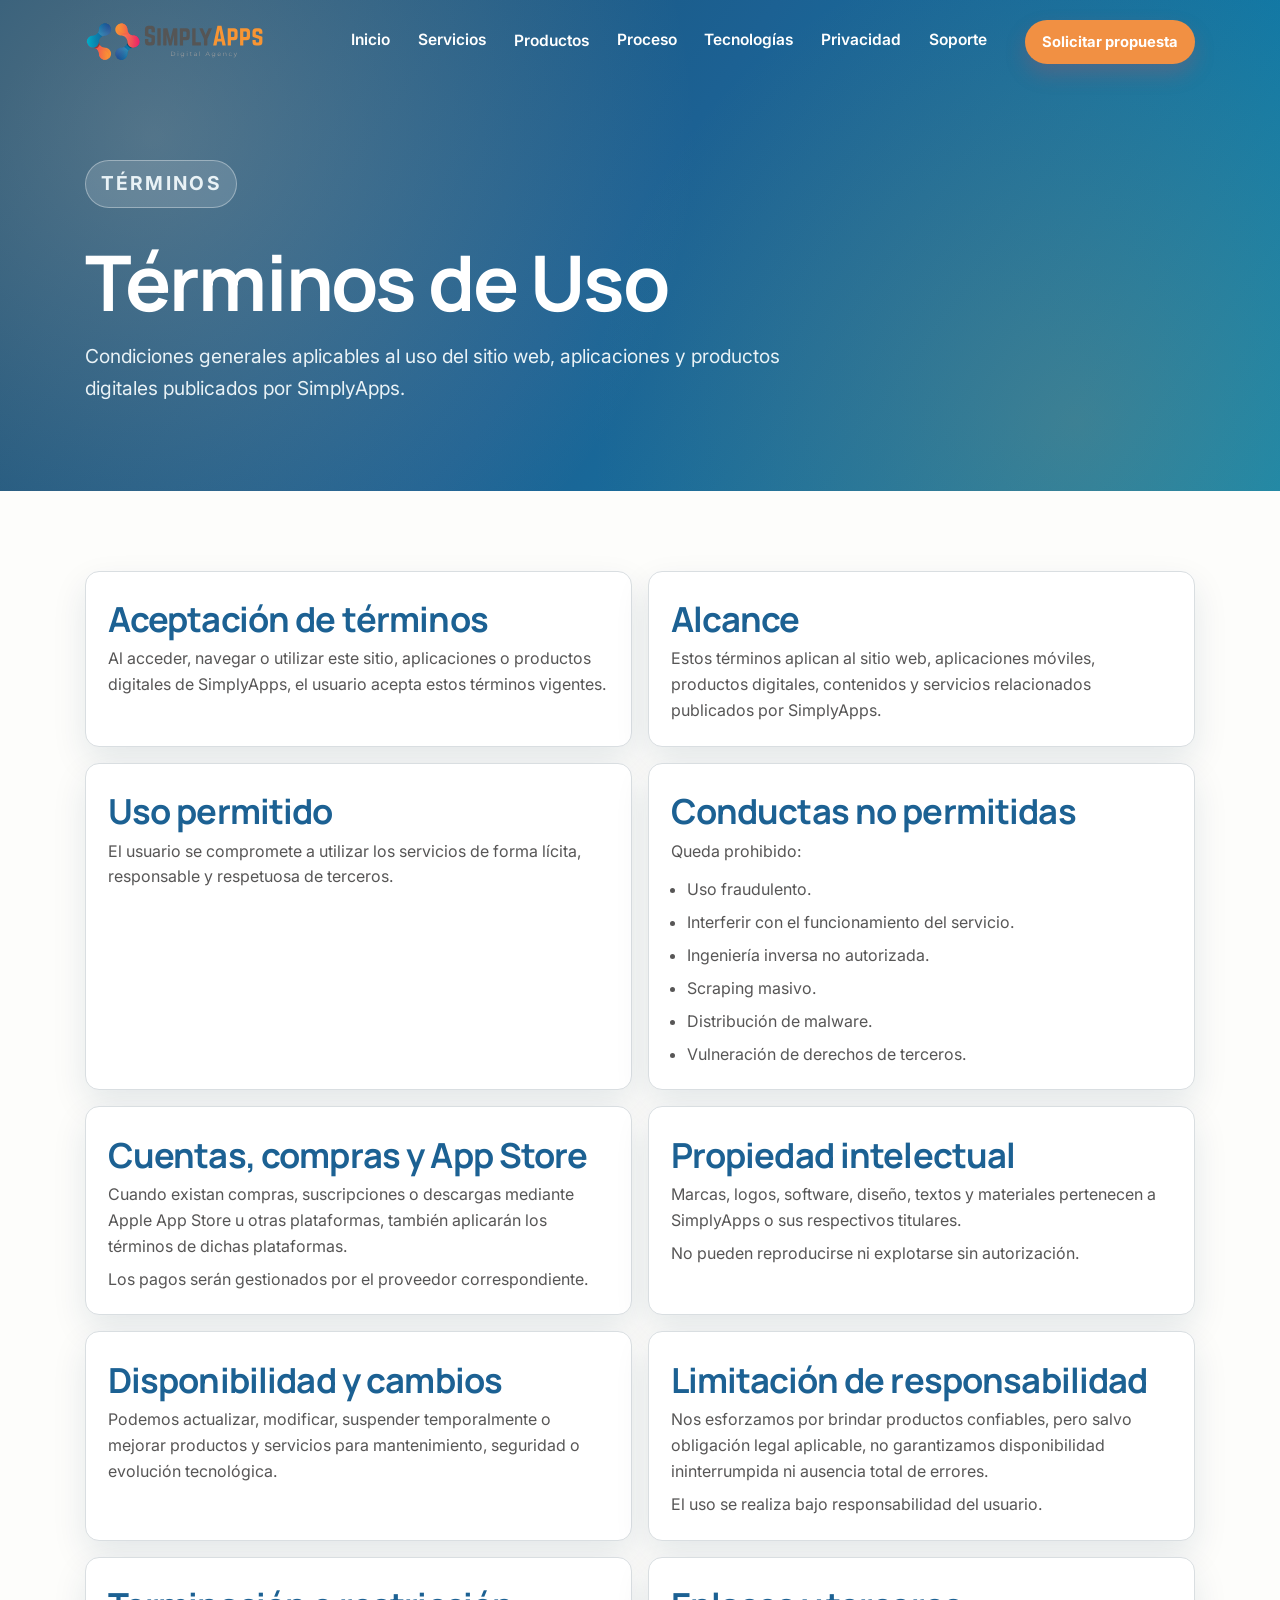
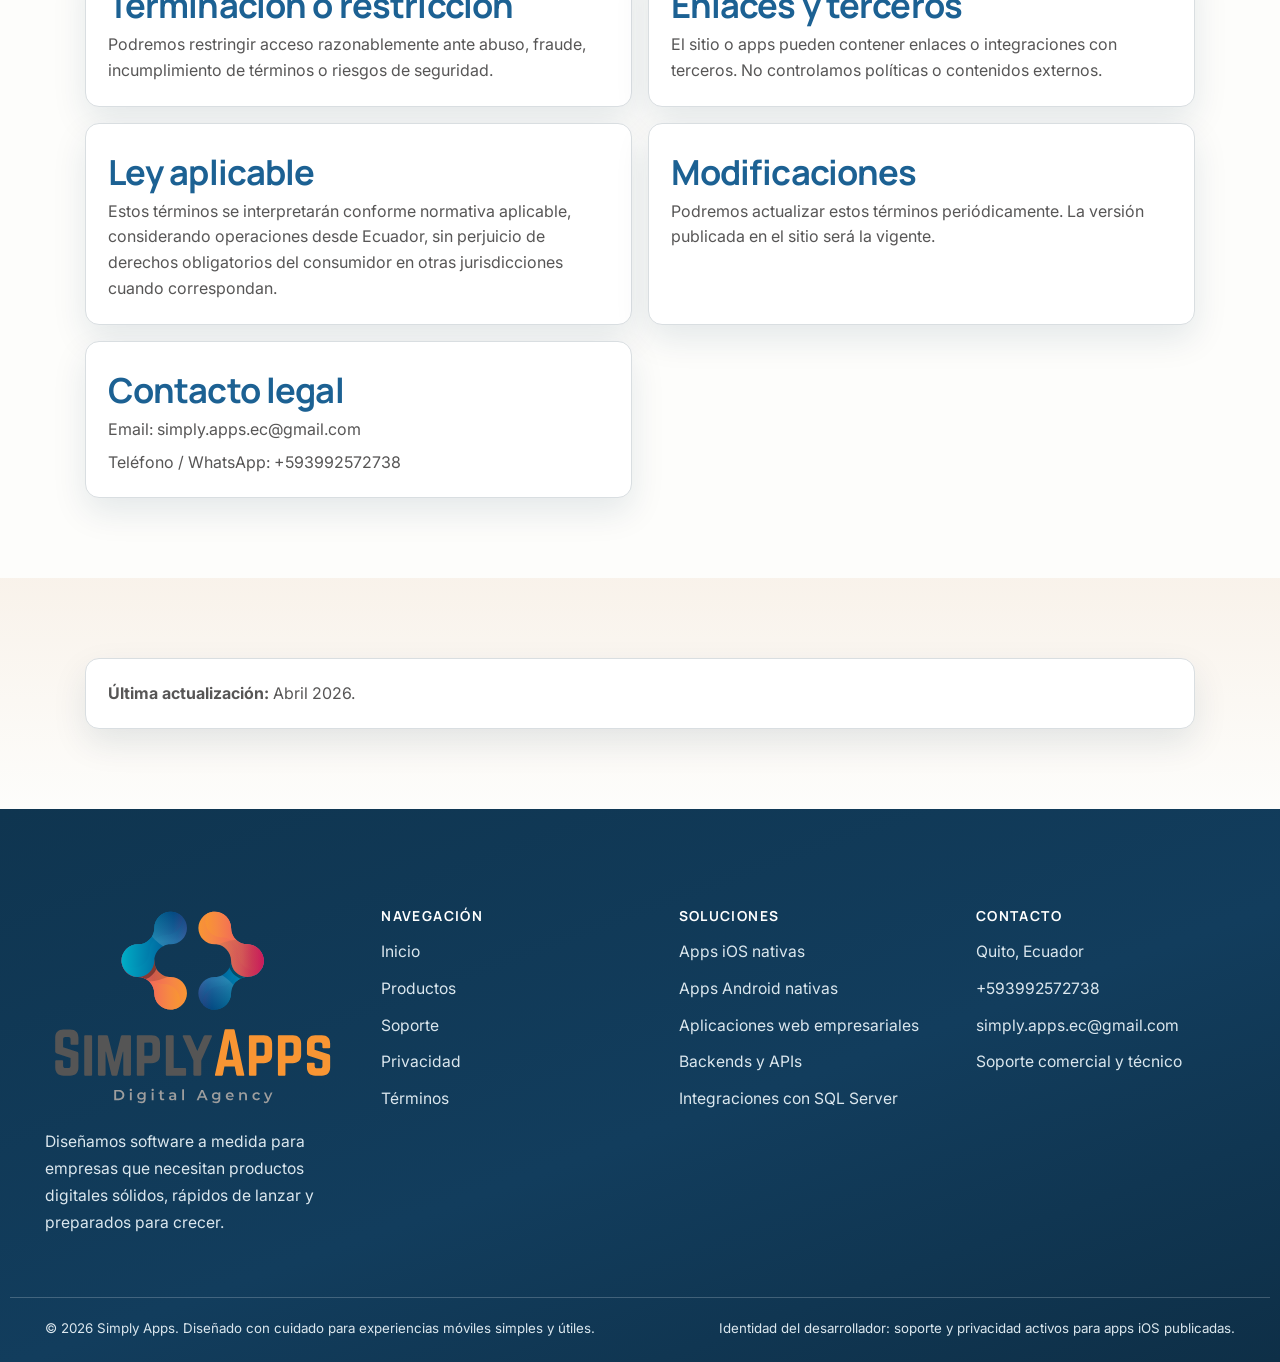
<file: terms.html>
<!doctype html>
<html lang="es">
  <head>
    <meta charset="UTF-8" />
    <meta name="viewport" content="width=device-width, initial-scale=1" />
    <title>Términos de Uso | SimplyApps</title>
    <meta name="description" content="Términos y condiciones aplicables al uso del sitio web, aplicaciones y productos digitales de SimplyApps." />
    <meta name="theme-color" content="#1C6193" />
    <link rel="canonical" href="https://simplyapps.github.io/terms.html" />
    <meta property="og:title" content="Términos de Uso | SimplyApps" />
    <meta property="og:description" content="Términos y condiciones aplicables al uso del sitio web, aplicaciones y productos digitales de SimplyApps." />
    <meta property="og:type" content="website" />
    <meta property="og:url" content="https://simplyapps.github.io/terms.html" />
    <meta property="og:image" content="https://simplyapps.github.io/images/og-cover.svg" />
    <meta name="twitter:card" content="summary_large_image" />
    <meta name="twitter:title" content="Términos de Uso | SimplyApps" />
    <meta name="twitter:description" content="Términos y condiciones aplicables al uso del sitio web, aplicaciones y productos digitales de SimplyApps." />
    <meta name="twitter:image" content="https://simplyapps.github.io/images/og-cover.svg" />
    <link rel="icon" type="image/svg+xml" href="images/icono.svg" />
    <link rel="shortcut icon" href="images/icono.svg" />
    <link rel="apple-touch-icon" href="images/icono.svg" />
    <link rel="preconnect" href="https://fonts.googleapis.com" />
    <link rel="preconnect" href="https://fonts.gstatic.com" crossorigin />
    <link href="https://fonts.googleapis.com/css2?family=Manrope:wght@500;600;700;800&family=Inter:wght@400;500;600;700&display=swap" rel="stylesheet" />
    <link rel="stylesheet" href="css/styles.css" />
  </head>
  <body data-page="terms">
    <a class="skip-link" href="#contenido">Saltar al contenido principal</a>
    <noscript>
      <nav aria-label="Navegación esencial sin JavaScript">
        <a href="index.html">Inicio</a> |
        <a href="services.html">Servicios</a> |
        <a href="support.html">Soporte</a> |
        <a href="privacy.html">Privacidad</a> |
        <a href="index.html#contacto">Contacto</a>
      </nav>
    </noscript>
    <header class="site-header"><nav class="nav" aria-label="Navegación principal">
        <div class="container nav__inner">
          <a class="brand" href="index.html" aria-label="Ir al inicio de SimplyApps">
            <img src="images/logoh.svg" alt="SimplyApps" />
          </a>
          <button class="nav-toggle" type="button" aria-expanded="false" aria-controls="nav-menu">
            <span class="sr-only">Abrir menú</span>
            <span aria-hidden="true"></span>
            <span aria-hidden="true"></span>
            <span aria-hidden="true"></span>
          </button>
          <div class="nav__menu" id="nav-menu">
            <a data-nav="inicio" href="index.html">Inicio</a>
            <a data-nav="servicios" href="services.html">Servicios</a>
            <div class="nav__item nav__item--dropdown">
              <button class="nav__dropdown-toggle" type="button" aria-expanded="false" aria-controls="nav-productos-menu">Productos</button>
              <div class="nav__dropdown" id="nav-productos-menu">
                <a data-nav="producto-frases" href="frases-de-contacto.html">Frases de Contacto</a>
              </div>
            </div>
            <a data-nav="proceso" href="process.html">Proceso</a>
            <a data-nav="tecnologias" href="technologies.html">Tecnologías</a>
            <a data-nav="privacy" href="privacy.html">Privacidad</a>
            <a data-nav="support" href="support.html">Soporte</a>
            <a class="btn btn--sm" href="index.html#contacto">Solicitar propuesta</a>
          </div>
        </div>
      </nav><section class="page-hero"><div class="page-hero__content"><p class="hero__badge">Términos</p><h1>Términos de Uso</h1><p>Condiciones generales aplicables al uso del sitio web, aplicaciones y productos digitales publicados por SimplyApps.</p></div></section></header>
    <main id="contenido">
      <section class="section"><div class="container legal-grid"><article class="card legal-card"><h2>Aceptación de términos</h2><p>Al acceder, navegar o utilizar este sitio, aplicaciones o productos digitales de SimplyApps, el usuario acepta estos términos vigentes.</p></article><article class="card legal-card"><h2>Alcance</h2><p>Estos términos aplican al sitio web, aplicaciones móviles, productos digitales, contenidos y servicios relacionados publicados por SimplyApps.</p></article><article class="card legal-card"><h2>Uso permitido</h2><p>El usuario se compromete a utilizar los servicios de forma lícita, responsable y respetuosa de terceros.</p></article><article class="card legal-card"><h2>Conductas no permitidas</h2><p>Queda prohibido:</p><ul><li>Uso fraudulento.</li><li>Interferir con el funcionamiento del servicio.</li><li>Ingeniería inversa no autorizada.</li><li>Scraping masivo.</li><li>Distribución de malware.</li><li>Vulneración de derechos de terceros.</li></ul></article><article class="card legal-card"><h2>Cuentas, compras y App Store</h2><p>Cuando existan compras, suscripciones o descargas mediante Apple App Store u otras plataformas, también aplicarán los términos de dichas plataformas.</p><p>Los pagos serán gestionados por el proveedor correspondiente.</p></article><article class="card legal-card"><h2>Propiedad intelectual</h2><p>Marcas, logos, software, diseño, textos y materiales pertenecen a SimplyApps o sus respectivos titulares.</p><p>No pueden reproducirse ni explotarse sin autorización.</p></article><article class="card legal-card"><h2>Disponibilidad y cambios</h2><p>Podemos actualizar, modificar, suspender temporalmente o mejorar productos y servicios para mantenimiento, seguridad o evolución tecnológica.</p></article><article class="card legal-card"><h2>Limitación de responsabilidad</h2><p>Nos esforzamos por brindar productos confiables, pero salvo obligación legal aplicable, no garantizamos disponibilidad ininterrumpida ni ausencia total de errores.</p><p>El uso se realiza bajo responsabilidad del usuario.</p></article><article class="card legal-card"><h2>Terminación o restricción</h2><p>Podremos restringir acceso razonablemente ante abuso, fraude, incumplimiento de términos o riesgos de seguridad.</p></article><article class="card legal-card"><h2>Enlaces y terceros</h2><p>El sitio o apps pueden contener enlaces o integraciones con terceros. No controlamos políticas o contenidos externos.</p></article><article class="card legal-card"><h2>Ley aplicable</h2><p>Estos términos se interpretarán conforme normativa aplicable, considerando operaciones desde Ecuador, sin perjuicio de derechos obligatorios del consumidor en otras jurisdicciones cuando correspondan.</p></article><article class="card legal-card"><h2>Modificaciones</h2><p>Podremos actualizar estos términos periódicamente. La versión publicada en el sitio será la vigente.</p></article><article class="card legal-card"><h2>Contacto legal</h2><p>Email: <a href="mailto:simply.apps.ec@gmail.com">simply.apps.ec@gmail.com</a></p><p>Teléfono / WhatsApp: <a href="tel:+593992572738">+593992572738</a></p></article></div></section>
      <section class="section section--soft"><div class="container"><div class="card legal-footer"><p><strong>Última actualización:</strong> Abril 2026.</p></div></div></section>
    </main>
    <footer class="site-footer">
      <div class="container footer-grid">
        <div>
          <a class="footer-brand" href="index.html">
            <img src="images/LogoSquare.svg" alt="Logo SimplyApps" />
          </a>
          <p>Diseñamos software a medida para empresas que necesitan productos digitales sólidos, rápidos de lanzar y preparados para crecer.</p>
        </div>
        <div>
          <h3>Navegación</h3>
          <ul>
            <li><a href="index.html">Inicio</a></li>
            <li><a href="frases-de-contacto.html">Productos</a></li>
            <li><a href="support.html">Soporte</a></li>
            <li><a href="privacy.html">Privacidad</a></li>
            <li><a href="terms.html">Términos</a></li>
          </ul>
        </div>
        <div>
          <h3>Soluciones</h3>
          <ul>
            <li>Apps iOS nativas</li>
            <li>Apps Android nativas</li>
            <li>Aplicaciones web empresariales</li>
            <li>Backends y APIs</li>
            <li>Integraciones con SQL Server</li>
          </ul>
        </div>
        <div>
          <h3>Contacto</h3>
          <ul>
            <li>Quito, Ecuador</li>
            <li><a href="tel:+593992572738">+593992572738</a></li>
            <li><a href="mailto:simply.apps.ec@gmail.com">simply.apps.ec@gmail.com</a></li>
            <li>Soporte comercial y técnico</li>
          </ul>
        </div>
      </div>
      <div class="container footer-copy">
        <small>© 2026 Simply Apps. Diseñado con cuidado para experiencias móviles simples y útiles.</small>
        <small>Identidad del desarrollador: soporte y privacidad activos para apps iOS publicadas.</small>
      </div>
    </footer>
    <script src="js/main.js" defer></script>
  </body>
</html>
</file>
<file: css/styles.css>
:root {
  --color-primary: #1c6193;
  --color-secondary: #0a88b1;
  --color-accent: #f19043;
  --color-accent-strong: #cd5057;
  --color-text: #575656;
  --color-text-muted: #a1a6a9;
  --color-bg: #fdfdfb;
  --color-surface-warm: #ebd0b6;
  --color-surface: #ffffff;
  --color-border: #d9dee1;
  --color-footer-bg: #0f3550;
  --shadow-soft: 0 14px 34px rgba(14, 50, 76, 0.1);
  --shadow-nav: 0 8px 24px rgba(16, 52, 78, 0.14);
  --radius-lg: 22px;
  --radius-md: 14px;
  --container-max: 1180px;
  --container-pad: clamp(1rem, 3vw, 2.2rem);
}

* { box-sizing: border-box; }
html, body { margin: 0; padding: 0; }
body {
  font-family: 'Inter', system-ui, -apple-system, 'Segoe UI', Roboto, sans-serif;
  color: var(--color-text);
  background: var(--color-bg);
  line-height: 1.65;
}
p { margin: 0 0 1rem; }
a { color: inherit; text-decoration: none; }
h1, h2, h3 {
  font-family: 'Manrope', 'Inter', system-ui, sans-serif;
  line-height: 1.1;
  letter-spacing: -0.025em;
  margin: 0;
}
.container { width: 100%; max-width: var(--container-max); margin-inline: auto; padding-inline: var(--container-pad); }
.skip-link { position: absolute; left: -1000px; top: 0; }
.skip-link:focus { left: 1rem; top: 1rem; z-index: 1000; background: #fff; padding: .7rem .85rem; border-radius: .6rem; }
.sr-only { position: absolute; width: 1px; height: 1px; margin: -1px; overflow: hidden; clip: rect(0,0,0,0); }

.nav {
  position: fixed;
  inset: 0 0 auto;
  z-index: 80;
  transition: background .28s ease, box-shadow .28s ease, border-color .28s ease;
  border-bottom: 1px solid transparent;
}
.nav.is-scrolled {
  background: rgba(253, 253, 251, 0.95);
  border-color: rgba(10, 136, 177, 0.18);
  box-shadow: var(--shadow-nav);
  backdrop-filter: blur(12px);
}
.nav__inner { min-height: 84px; display: flex; align-items: center; justify-content: space-between; gap: 1rem; }
.brand { display: inline-flex; align-items: center; }
.brand img { height: 42px; width: auto; display: block; }
.nav__menu { display: flex; align-items: center; gap: clamp(.9rem, 1.8vw, 1.45rem); }
.nav__menu a:not(.btn),
.nav__dropdown-toggle {
  color: #fff;
  font-weight: 600;
  font-size: .97rem;
  padding: .2rem .15rem .3rem;
  border-bottom: 2px solid transparent;
  transition: color .2s ease, border-color .2s ease;
  background: transparent;
  border-top: 0;
  border-left: 0;
  border-right: 0;
  cursor: pointer;
  font-family: inherit;
}
.nav__menu a:not(.btn):hover,
.nav__menu a:not(.btn):focus-visible,
.nav__dropdown-toggle:hover,
.nav__dropdown-toggle:focus-visible { color: var(--color-accent); }
.nav.is-scrolled .nav__menu a:not(.btn),
.nav.is-scrolled .nav__dropdown-toggle { color: var(--color-primary); }
.nav__menu a.is-active { border-bottom-color: currentColor; color: var(--color-accent) !important; }
.nav__menu .btn { margin-left: clamp(.35rem, 1vw, .8rem); }
.nav__item--dropdown { position: relative; }
.nav__dropdown {
  position: absolute;
  top: calc(100% + .75rem);
  left: -.8rem;
  min-width: 220px;
  background: rgba(255, 255, 255, .98);
  border: 1px solid rgba(28, 97, 147, .16);
  border-radius: 12px;
  box-shadow: var(--shadow-soft);
  padding: .5rem;
  display: none;
}
.nav__dropdown a {
  display: block;
  color: var(--color-primary) !important;
  border-radius: 9px;
  border-bottom: 0 !important;
  padding: .55rem .65rem !important;
}
.nav__dropdown a:hover,
.nav__dropdown a:focus-visible { background: rgba(32, 82, 180, .12); color: #2052B4 !important; }
.nav__item--dropdown:hover .nav__dropdown,
.nav__item--dropdown.is-open .nav__dropdown { display: block; }

.nav-toggle {
  display: none;
  border: 1px solid rgba(255,255,255,.35);
  background: rgba(255,255,255,.1);
  border-radius: 12px;
  padding: .5rem;
}
.nav.is-scrolled .nav-toggle { border-color: rgba(28, 97, 147, .24); background: #fff; }
.nav-toggle span[aria-hidden='true'] { display: block; width: 22px; height: 2px; margin: 4px 0; background: #fff; }
.nav.is-scrolled .nav-toggle span[aria-hidden='true'] { background: var(--color-primary); }

.hero, .page-hero {
  position: relative;
  width: 100vw;
  max-width: 100vw;
  margin: 0 calc(50% - 50vw);
  overflow: hidden;
}
.hero { min-height: min(94vh, 980px); }
.hero__media { position: absolute; inset: 0; background: url('https://images.unsplash.com/photo-1517248135467-4c7edcad34c4?auto=format&fit=crop&w=2000&q=80') center/cover; }
.hero__overlay { position: absolute; inset: 0; background: linear-gradient(112deg, rgba(7, 39, 62, .92) 16%, rgba(10, 74, 110, .76) 54%, rgba(12, 92, 135, .62) 100%); }
.hero__content, .page-hero__content {
  position: relative;
  z-index: 2;
  padding: clamp(8rem, 20vh, 10rem) var(--container-pad) clamp(3rem, 8vh, 4.4rem);
  width: min(var(--container-max), 100%);
  margin: 0 auto;
}
.hero__content > * { max-width: 760px; }
.hero__badge {
  display: inline-flex;
  background: rgba(255, 255, 255, .14);
  color: #fff;
  border: 1px solid rgba(255,255,255,.35);
  border-radius: 999px;
  font-size: .74rem;
  font-weight: 700;
  letter-spacing: .12em;
  text-transform: uppercase;
  padding: .46rem .9rem;
}
.hero h1, .page-hero h1 { font-size: clamp(2.2rem, 6.5vw, 4.8rem); margin: 1rem 0; color: #fff; }
.hero p, .page-hero p { color: #e9f2f6; font-size: clamp(1rem, 2vw, 1.2rem); max-width: 62ch; }
.page-hero {
  min-height: clamp(20rem, 44vh, 26rem);
  background: linear-gradient(125deg, #174c70 4%, #1c6193 48%, #0a88b1 100%);
}
.page-hero::before {
  content: '';
  position: absolute;
  inset: 0;
  background: radial-gradient(circle at 12% 28%, rgba(235, 208, 182, .28), transparent 46%), radial-gradient(circle at 84% 86%, rgba(241, 144, 67, .2), transparent 42%);
}

.hero__cta { display: flex; flex-wrap: wrap; gap: .85rem; margin-top: 1.7rem; }


.process-hero__content { max-width: min(var(--container-max), 100%); }
.process-trust-chips {
  list-style: none;
  padding: 0;
  margin: 1.35rem 0 0;
  display: flex;
  flex-wrap: wrap;
  gap: .6rem;
}
.process-trust-chips li {
  border: 1px solid rgba(255,255,255,.34);
  background: rgba(255,255,255,.12);
  color: #fff;
  border-radius: 999px;
  padding: .45rem .85rem;
  font-weight: 600;
  font-size: .9rem;
}
.process-section--tight { padding-block: clamp(3.5rem, 7vw, 5.4rem); }
.process--timeline {
  margin-top: 1.4rem;
  grid-template-columns: repeat(2, minmax(0, 1fr));
  gap: 1rem;
}
.process--timeline li {
  position: relative;
  overflow: hidden;
  border-color: rgba(28, 97, 147, .18);
}
.process--timeline li::before {
  content: '';
  position: absolute;
  inset: 0 0 auto;
  height: 4px;
  background: linear-gradient(90deg, rgba(28,97,147,.95), rgba(10,136,177,.9));
}
.process-showcase { padding-block: clamp(3.8rem, 8vw, 6.2rem); }
.process-showcase__intro {
  max-width: 56rem;
  margin-bottom: clamp(1.5rem, 3vw, 2.6rem);
}
.process-showcase__eyebrow {
  margin: 0;
  text-transform: uppercase;
  letter-spacing: .18em;
  font-size: .78rem;
  font-weight: 700;
  color: #1d5f8f;
}
.process-showcase__title {
  margin: .75rem 0 0;
  color: var(--color-primary);
  font-size: clamp(1.75rem, 4vw, 2.8rem);
  line-height: 1.16;
}
.process-showcase__lead {
  margin: .95rem 0 0;
  max-width: 66ch;
  color: var(--color-text-muted);
  font-size: clamp(1rem, 1.7vw, 1.18rem);
  line-height: 1.75;
}
.process-showcase__frame {
  max-width: min(1400px, 100%);
  margin: 0 auto;
  padding: clamp(.55rem, 1.25vw, 1rem);
  background: #fff;
  border: 1px solid rgba(28, 97, 147, .14);
  border-radius: clamp(14px, 1.7vw, 22px);
  box-shadow: 0 12px 34px rgba(14, 50, 76, 0.08);
}
.process-showcase__image {
  display: block;
  width: 100%;
  height: auto;
  border-radius: clamp(10px, 1.25vw, 16px);
}
.process-cards .process-card {
  transition: transform .2s ease, box-shadow .2s ease, border-color .2s ease;
}
.process-cards .process-card:hover {
  transform: translateY(-4px);
  border-color: rgba(10, 136, 177, .42);
  box-shadow: 0 18px 34px rgba(14, 50, 76, 0.14);
}
.process-ideal-list {
  margin: 1.2rem 0 0;
  padding: 0;
  list-style: none;
  display: grid;
  gap: .75rem;
}
.process-ideal-list li {
  position: relative;
  padding: .7rem .95rem .7rem 2rem;
  border: 1px solid rgba(10,136,177,.22);
  background: #fff;
  border-radius: 12px;
  box-shadow: var(--shadow-soft);
}
.process-ideal-list li::before {
  content: '';
  position: absolute;
  left: .85rem;
  top: 50%;
  width: .55rem;
  height: .55rem;
  border-radius: 999px;
  background: var(--color-accent);
  transform: translateY(-50%);
}
.cta-block--premium {
  border: 1px solid rgba(255,255,255,.22);
  background: linear-gradient(135deg, #1b5d8d 0%, #1b6996 43%, #0a88b1 100%);
}

.btn {
  border: none;
  border-radius: 999px;
  font-weight: 700;
  min-height: 44px;
  padding: .75rem 1.35rem;
  display: inline-flex;
  align-items: center;
  justify-content: center;
  transition: background .2s ease, transform .2s ease, box-shadow .2s ease;
}
.btn:hover { transform: translateY(-1px); }
.btn:focus-visible, a:focus-visible, button:focus-visible, summary:focus-visible { outline: 3px solid rgba(241, 144, 67, .45); outline-offset: 2px; }
.btn--primary, .btn { background: var(--color-accent); color: #fff; box-shadow: 0 10px 20px rgba(205, 80, 87, .25); }
.btn--primary:hover, .btn:hover { background: var(--color-accent-strong); }
.btn--ghost {
  background: transparent;
  color: #fff;
  border: 1px solid rgba(255,255,255,.6);
  box-shadow: none;
}
.btn--ghost:hover { background: rgba(255,255,255,.15); }
.nav.is-scrolled .btn--ghost { color: var(--color-primary); border-color: rgba(28, 97, 147, .42); }
.btn--sm { min-height: 40px; padding: .62rem 1.05rem; font-size: .92rem; }

.hero__trust { margin-top: clamp(2rem, 8vh, 3.4rem); border-top: 1px solid rgba(255,255,255,.3); padding-top: 1.1rem; }
.hero__trust p { margin: 0; color: #eef7fb; font-size: .75rem; letter-spacing: .12em; font-weight: 700; }
.hero__trust ul { list-style: none; padding: 0; margin: .8rem 0 0; display: grid; grid-template-columns: repeat(4, minmax(0, 1fr)); gap: .9rem; color: #f8fbfd; font-weight: 600; }

.section { padding: clamp(3rem, 7vw, 5rem) 0; }
.section h2 { font-size: clamp(1.6rem, 2.7vw, 2.5rem); margin: .45rem 0 1rem; color: var(--color-primary); }
.section p { color: var(--color-text); max-width: 68ch; }
.section--soft { background: linear-gradient(180deg, rgba(235, 208, 182, .24), rgba(253, 253, 251, .95)); }
.eyebrow { color: var(--color-secondary); font-size: .78rem; letter-spacing: .13em; font-weight: 700; text-transform: uppercase; margin: 0; }

.grid { display: grid; gap: 1.1rem; }
.grid--2 { grid-template-columns: 1.2fr 1fr; }
.cards, .stats, .faq { display: grid; gap: 1rem; margin-top: 1.2rem; }
.cards--4 { grid-template-columns: repeat(4, minmax(0, 1fr)); }
.cards--3 { grid-template-columns: repeat(3, minmax(0, 1fr)); }
.cards--2 { grid-template-columns: repeat(2, minmax(0, 1fr)); }

.card, .stats li, .process li, .faq-item {
  background: var(--color-surface);
  border: 1px solid var(--color-border);
  border-radius: var(--radius-md);
  box-shadow: var(--shadow-soft);
  padding: clamp(1rem, 2vw, 1.35rem);
}
.card h3, .card h2 { margin-bottom: .5rem; color: var(--color-primary); }
.card p, .card li { color: var(--color-text); }
.card p { margin: .45rem 0 0; line-height: 1.62; }
.card ul {
  margin: .7rem 0 0;
  padding-left: 1.1rem;
  display: grid;
  gap: .42rem;
}
.stats { list-style: none; padding: 0; margin: 0; }
.stats li strong { display: block; color: var(--color-primary); margin-bottom: .35rem; }
.process { list-style: none; padding: 0; margin: 1rem 0 0; display: grid; grid-template-columns: repeat(3, minmax(0,1fr)); gap: .9rem; }
.process strong { display: block; margin-bottom: .3rem; color: var(--color-primary); }
.chips { list-style: none; margin: 1rem 0 0; padding: 0; display: flex; gap: .7rem; flex-wrap: wrap; }
.chips li { border: 1px solid rgba(10,136,177,.28); background: #fff; border-radius: 999px; padding: .45rem .85rem; color: var(--color-primary); font-weight: 600; }
.app-highlight { display: grid; gap: 1rem; grid-template-columns: 1.45fr 1fr; align-items: center; }
.app-card ul, .legal-card ul { margin: .7rem 0 0; padding-left: 1rem; }

.cta-block {
  background: linear-gradient(120deg, #1a5b89 5%, #0d79a0 55%, #0a88b1 100%);
  border-radius: var(--radius-lg);
  padding: clamp(1.6rem, 4vw, 2.7rem);
  box-shadow: var(--shadow-soft);
}
.cta-block h2, .cta-block p { color: #fff; }
.cta-block .eyebrow { color: rgba(255,255,255,.78); }

.legal-grid { display: grid; gap: 1rem; grid-template-columns: repeat(2, minmax(0, 1fr)); }
.legal-footer p { margin: 0; }
.faq-item summary { font-weight: 700; color: var(--color-primary); cursor: pointer; }
.faq-item p { margin: .65rem 0 0; }
.product-hero {
  background: linear-gradient(132deg, #0f285f 8%, #2052B4 46%, #3778ef 100%);
}
.product-hero::before {
  content: '';
  position: absolute;
  inset: 0;
  background: radial-gradient(circle at 18% 22%, rgba(255,255,255,.25), transparent 40%), radial-gradient(circle at 82% 70%, rgba(158,197,255,.24), transparent 35%);
}
.product-hero__layout {
  display: grid;
  gap: clamp(1.3rem, 2.8vw, 3rem);
  grid-template-columns: 1.1fr .9fr;
  align-items: center;
}
.product-hero__layout .hero__cta .btn { min-width: 200px; }
.iphone-mockup {
  justify-self: center;
  width: min(320px, 100%);
  border-radius: 42px;
  padding: .6rem;
  border: 1px solid rgba(255,255,255,.35);
  background: linear-gradient(180deg, rgba(255,255,255,.26), rgba(255,255,255,.08));
  box-shadow: 0 22px 40px rgba(6, 18, 58, .4);
}
.iphone-mockup__screen {
  border-radius: 34px;
  background: linear-gradient(180deg, #f9fbff, #d9e5ff);
  min-height: 520px;
  padding: 1.2rem;
}
.iphone-mockup__pill {
  width: 92px;
  height: 24px;
  border-radius: 999px;
  background: #111827;
  margin: 0 auto 1.1rem;
}
.iphone-mockup__screen p { margin: 0; color: #2052B4; font-weight: 700; }
.iphone-mockup__card {
  margin-top: .75rem;
  border-radius: 16px;
  background: #fff;
  padding: .82rem;
  border: 1px solid rgba(32,82,180,.16);
  color: #3f4b67;
  font-size: .92rem;
}
.preview-grid { display: grid; grid-template-columns: repeat(4, minmax(0, 1fr)); gap: 1rem; }
.preview-card {
  border: 1px solid rgba(32,82,180,.16);
  border-radius: 20px;
  background: linear-gradient(180deg, #fff, #f3f7ff);
  box-shadow: var(--shadow-soft);
  padding: .9rem;
}
.preview-card__shot {
  min-height: 240px;
  border-radius: 14px;
  background: linear-gradient(160deg, rgba(32,82,180,.2), rgba(32,82,180,.04));
  border: 1px solid rgba(32,82,180,.15);
  margin-top: .7rem;
}
.support-grid { display: grid; gap: 1rem; grid-template-columns: 1.2fr 1fr; }
.privacy-list { margin: 1rem 0 0; padding-left: 1.1rem; display: grid; gap: .45rem; }

.site-footer {
  background: linear-gradient(160deg, #0f3550, #123d5d 55%, #0e2f47 100%);
  color: #dbe7ee;
  padding: clamp(4.8rem, 8.2vw, 6rem) 0 1.35rem;
}
.site-footer .container { max-width: 1260px; }
.footer-grid {
  display: grid;
  gap: clamp(1.8rem, 3vw, 3rem);
  grid-template-columns: minmax(280px, 1.15fr) repeat(3, minmax(170px, 1fr));
  align-items: start;
}
.footer-grid > div:first-child { max-width: 38ch; padding-right: clamp(.4rem, 1.8vw, 1.6rem); }
.footer-brand {
  display: inline-flex;
  flex-direction: column;
  align-items: flex-start;
  gap: .65rem;
  margin-bottom: .95rem;
}
.footer-brand img { width: clamp(220px, 23vw, 320px); height: auto; display: block; }
.site-footer h3 {
  margin: .15rem 0 1rem;
  color: #fff;
  font-size: .86rem;
  letter-spacing: .1em;
  text-transform: uppercase;
}
.site-footer p, .site-footer li { color: #dbe7ee; font-size: .98rem; line-height: 1.72; }
.site-footer ul { list-style: none; padding: 0; margin: 0; display: grid; gap: .62rem; }
.site-footer a { color: #dbe7ee; transition: color .2s ease; }
.site-footer a:hover { color: var(--color-accent); }
.footer-copy {
  border-top: 1px solid rgba(219,231,238,.24);
  margin-top: 2.8rem;
  padding-top: 1.25rem;
  display: flex;
  justify-content: space-between;
  gap: 1rem;
  flex-wrap: wrap;
}

@media (max-width: 1080px) {
  .cards--4, .cards--3, .grid--2, .footer-grid, .app-highlight, .legal-grid, .process, .product-hero__layout, .preview-grid, .support-grid { grid-template-columns: 1fr 1fr; }
  .process--timeline { grid-template-columns: 1fr 1fr; }
  .process-showcase__intro { max-width: 48rem; }
  .hero__trust ul { grid-template-columns: repeat(2, minmax(0, 1fr)); }
  .footer-grid { gap: 1.9rem 1.5rem; }
  .footer-grid > div:first-child { grid-column: 1 / -1; max-width: 52ch; padding-right: 0; }
  .footer-brand img { width: clamp(210px, 35vw, 280px); }
}
@media (max-width: 780px) {
  :root { --container-pad: 1.1rem; }
  .nav__inner { min-height: 76px; }
  .brand img { height: 36px; }
  .nav-toggle { display: inline-block; }
  .nav__menu {
    position: absolute;
    left: 1rem;
    right: 1rem;
    top: 84px;
    background: #fff;
    border: 1px solid rgba(28,97,147,.2);
    border-radius: 14px;
    padding: .9rem;
    box-shadow: var(--shadow-soft);
    display: none;
    flex-direction: column;
    align-items: stretch;
    gap: .7rem;
  }
  .nav__menu.is-open { display: flex; }
  .nav__menu a:not(.btn), .nav__dropdown-toggle { color: var(--color-primary); text-align: left; }
  .nav__menu a:not(.btn):focus-visible,
  .nav__dropdown-toggle:focus-visible,
  .nav__dropdown a:focus-visible {
    outline: 3px solid var(--color-accent);
    outline-offset: 2px;
    background: rgba(241, 144, 67, .16);
    border-radius: 10px;
    color: #0f3550 !important;
  }
  .nav__item--dropdown { display: grid; gap: .45rem; }
  .nav__dropdown { position: static; min-width: 100%; box-shadow: none; padding: .4rem; background: #f6f9ff; }
  .nav__item--dropdown:hover .nav__dropdown { display: none; }
  .nav__item--dropdown.is-open .nav__dropdown { display: block; }
  .nav__menu .btn { margin-left: 0; margin-top: .2rem; }
  .cards--4, .cards--3, .cards--2, .grid--2, .footer-grid, .app-highlight, .legal-grid, .process, .product-hero__layout, .preview-grid, .support-grid { grid-template-columns: 1fr; }
  .section {
    padding: clamp(2.5rem, 8vw, 3.2rem) 0;
  }
  .section h2 {
    margin: .4rem 0 .8rem;
    font-size: clamp(1.45rem, 6.6vw, 1.95rem);
    line-height: 1.22;
    text-wrap: balance;
  }
  .section p {
    max-width: 58ch;
    line-height: 1.72;
  }
  .card, .stats li, .process li, .faq-item {
    padding: 1rem .95rem;
  }
  .process--timeline { grid-template-columns: 1fr; }
  .process-showcase { padding-block: clamp(3.2rem, 9vw, 4.2rem); }
  .process-showcase__title { font-size: clamp(1.58rem, 8vw, 2.2rem); }
  .process-showcase__lead { font-size: 1rem; line-height: 1.68; }
  .process-showcase__frame { padding: .5rem; border-radius: 12px; }
  .process-showcase__image { border-radius: 10px; }
  .process-trust-chips li { font-size: .86rem; }
  .footer-grid { gap: 1.8rem; }
  .site-footer { padding-top: 3.8rem; }
  .footer-grid > div:first-child { max-width: 100%; }
  .footer-brand img { width: clamp(190px, 56vw, 250px); }
  .site-footer h3 { margin-top: .1rem; }
  .hero { min-height: 86vh; }
  .hero h1, .page-hero h1 {
    font-size: clamp(1.88rem, 8.3vw, 2.7rem);
    line-height: 1.16;
    text-wrap: balance;
  }
  .hero p, .page-hero p { font-size: 1rem; line-height: 1.68; }
  .hero__content, .page-hero__content {
    padding-top: clamp(7rem, 24vh, 8rem);
    padding-bottom: clamp(2.4rem, 8vh, 3.2rem);
  }
  .hero__trust ul { grid-template-columns: 1fr; gap: .5rem; }
  .hero__trust li { line-height: 1.4; }
  .cta-block {
    border-radius: 18px;
    padding: 1.35rem 1.1rem;
  }
  .footer-copy {
    margin-top: 2rem;
    padding-top: 1rem;
    gap: .7rem;
  }
  .hero__cta { flex-direction: column; align-items: stretch; }
  .hero__cta .btn { width: 100%; }
  .chips li {
    width: 100%;
    justify-content: center;
    text-align: center;
  }
  .iphone-mockup__screen { min-height: 460px; }
}

@supports not (overflow: clip) { body { overflow-x: hidden; } }
@media (prefers-reduced-motion: reduce) { * { transition: none !important; } }
</file>
